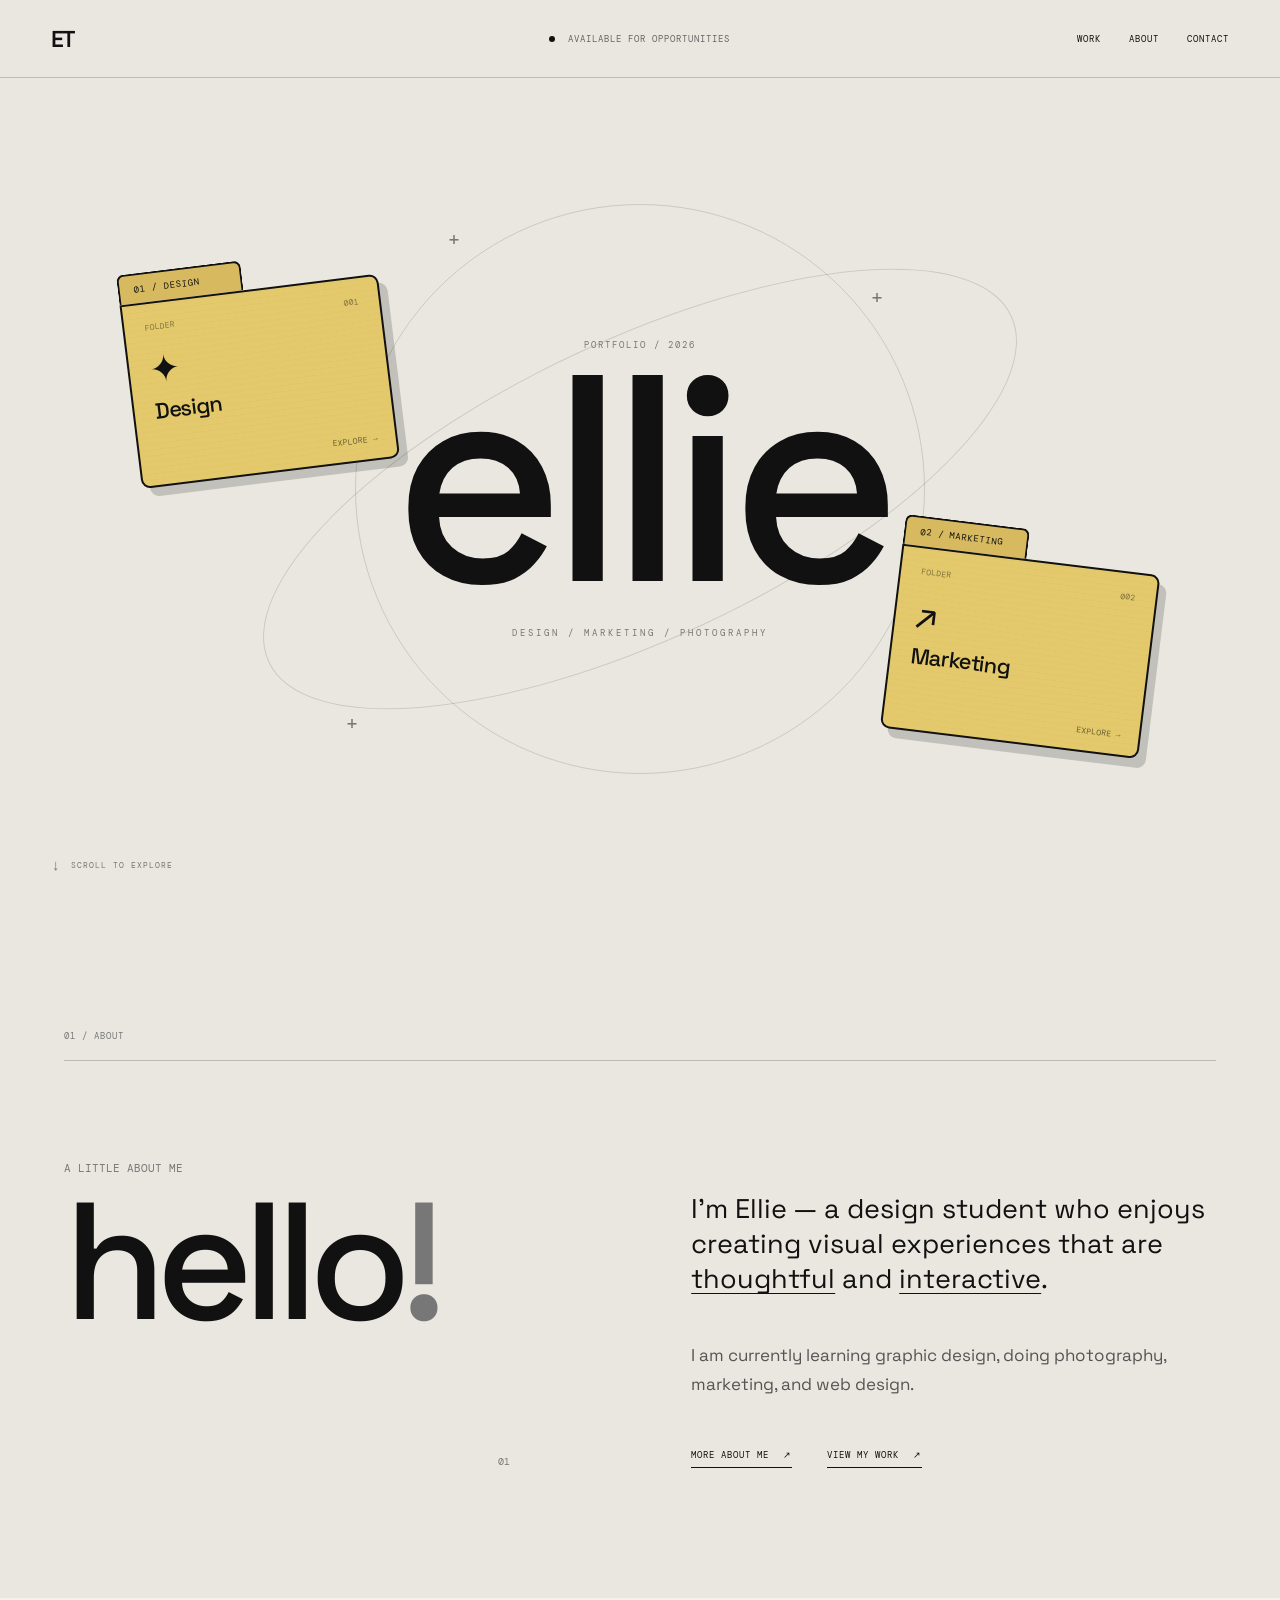
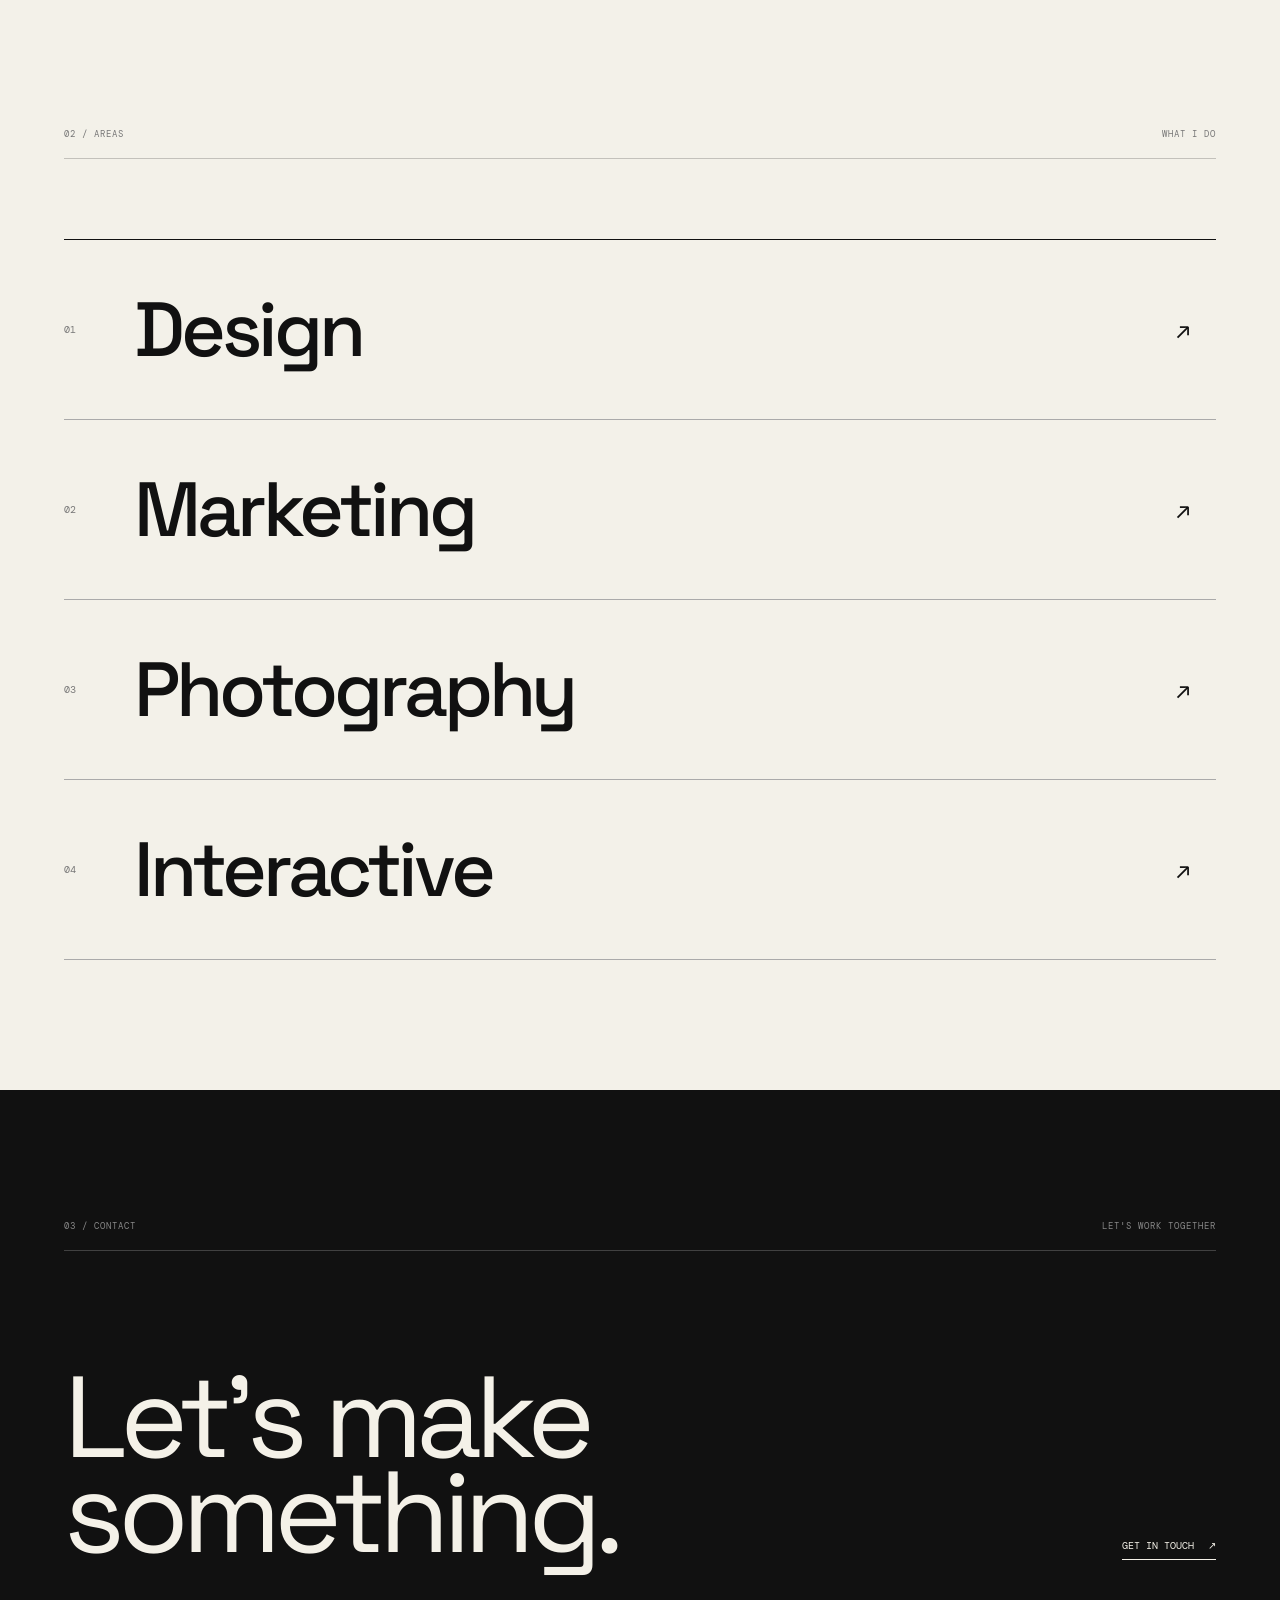
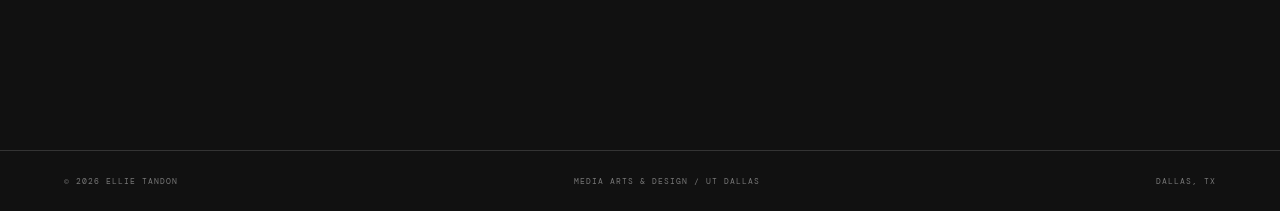
<file: index.html>
<!DOCTYPE html>
<html lang="en">
<head>
    <meta charset="UTF-8">
    <meta name="viewport" content="width=device-width, initial-scale=1.0">

    <title>Ellie Tandon — Media Arts & Design</title>

    <meta
        name="description"
        content="Ellie Tandon is a Media Arts & Design student at UT Dallas exploring design, photography, marketing, and interactive experiences."
    >

    <link rel="stylesheet" href="style.css">
</head>

<body>

    <!-- =========================
         LOADING SCREEN
    ========================== -->

    <div class="loading-screen" id="loadingScreen">
        <div class="loader-inner">

            <div class="loader-name">ellie</div>

            <div class="loader-line">
                <div class="loader-progress" id="loaderProgress"></div>
            </div>

            <div class="loader-status">
                <span>Loading portfolio</span>
                <span id="loaderPercent">0%</span>
            </div>

        </div>
    </div>


    <!-- =========================
         SITE
    ========================== -->

    <div class="site" id="site">

        <!-- =========================
             HEADER
        ========================== -->

        <header class="site-header">

            <a href="index.html" class="logo">
                ET
            </a>

            <div class="header-status">
                <span class="status-dot"></span>
                Available for opportunities
            </div>

            <nav>
                <a href="projects.html">Work</a>
                <a href="about.html">About</a>
                <a href="contact.html">Contact</a>
            </nav>

        </header>


        <!-- =========================
             HERO
        ========================== -->

        <main>

            <section class="hero">

                


                <!-- Decorative orbits -->

                <div class="orbit orbit-one"></div>
                <div class="orbit orbit-two"></div>


                <!-- Decorative crosses -->

                <div class="cross cross-one">+</div>
                <div class="cross cross-two">+</div>
                <div class="cross cross-three">+</div>


                <!-- Main title -->

                <div class="hero-center">

                    <div class="tiny-label">
                        Portfolio / 2026
                    </div>

                    <h1>ellie</h1>

                    <div class="hero-caption">
                        design / marketing / photography
                    </div>

                </div>


                <!-- =========================
                     DESIGN FOLDER
                ========================== -->

                <a href="design.html" class="folder folder-design">

                    <div class="folder-tab">
                        01 / design
                    </div>

                    <div class="folder-body">

                        <div class="folder-top">
                            <span>folder</span>
                            <span>001</span>
                        </div>

                        <div class="folder-icon">
                            ✦
                        </div>

                        <div class="folder-name">
                            Design
                        </div>

                        <div class="folder-footer">
                            Explore →
                        </div>

                    </div>

                </a>


                <!-- =========================
                     MARKETING FOLDER
                ========================== -->

                <a href="marketing.html" class="folder folder-marketing">

                    <div class="folder-tab">
                        02 / marketing
                    </div>

                    <div class="folder-body">

                        <div class="folder-top">
                            <span>folder</span>
                            <span>002</span>
                        </div>

                        <div class="folder-icon">
                            ↗
                        </div>

                        <div class="folder-name">
                            Marketing
                        </div>

                        <div class="folder-footer">
                            Explore →
                        </div>

                    </div>

                </a>


                <!-- =========================
                     HERO BOTTOM
                ========================== -->

                <div class="hero-bottom-left">
                    <span class="scroll-arrow">↓</span>
                    <span>Scroll to explore</span>
                </div>

                

            </section>


            <!-- =========================
                 ABOUT
            ========================== -->

            <section class="about-section">

                <div class="section-top">
                    <span>01 / About</span>
                    
                </div>


                <div class="about-grid">

                    <div class="about-heading">

                        <div class="about-small">
                            A little about me
                        </div>

                        <h2>
                            hello<span>!</span>
                        </h2>

                        <div class="about-number">
                            01
                        </div>

                    </div>


                    <div class="about-content">

                        <p class="about-lead">
                            I'm Ellie — a design student
                            who enjoys creating visual experiences that are <em>thoughtful</em> and <em>interactive</em>.
                        </p>

                        <p>
            

                        <p>
                            I am currently learning graphic design, doing photography, marketing, and web design.
                        </p>


                        <div class="about-links">

                            <a href="about.html">
                                More about me <span>↗</span>
                            </a>

                            <a href="projects.html">
                                View my work <span>↗</span>
                            </a>

                        </div>

                    </div>

                </div>


                <!-- =========================
                     DALLAS CITYLINE
                ========================== -->


                


                </div>

            </section>


            <!-- =========================
                 AREAS
            ========================== -->

            <section class="areas-section">

                <div class="section-top">
                    <span>02 / Areas</span>
                    <span>What I do</span>
                </div>


                <div class="areas-list">

                    <a href="design.html" class="area-item">

                        <span class="area-number">
                            01
                        </span>

                        <h3>Design</h3>

                        <span class="area-arrow">
                            ↗
                        </span>

                    </a>


                    <a href="marketing.html" class="area-item">

                        <span class="area-number">
                            02
                        </span>

                        <h3>Marketing</h3>

                        <span class="area-arrow">
                            ↗
                        </span>

                    </a>


                    <a href="photography.html" class="area-item">

                        <span class="area-number">
                            03
                        </span>

                        <h3>Photography</h3>

                        <span class="area-arrow">
                            ↗
                        </span>

                    </a>


                    <a href="projects.html" class="area-item">

                        <span class="area-number">
                            04
                        </span>

                        <h3>Interactive</h3>

                        <span class="area-arrow">
                            ↗
                        </span>

                    </a>

                </div>

            </section>


            <!-- =========================
                 CONTACT
            ========================== -->

            <section class="contact-section">

                <div class="contact-top">
                    <span>03 / Contact</span>
                    <span>Let's work together</span>
                </div>


                <div class="contact-content">

                    <p>
                        Let's make<br>
                        something.
                    </p>

                    <a href="contact.html">
                        Get in touch <span>↗</span>
                    </a>

                </div>

            </section>

        </main>


        <!-- =========================
             FOOTER
        ========================== -->

        <footer>

            <span>
                © 2026 Ellie Tandon
            </span>

            <span>
                Media Arts & Design / UT Dallas
            </span>

            <span>
                Dallas, TX
            </span>

        </footer>

    </div>


    <!-- =========================
         JAVASCRIPT
    ========================== -->

    <script>

        const loadingScreen =
            document.getElementById("loadingScreen");

        const site =
            document.getElementById("site");

        const loaderProgress =
            document.getElementById("loaderProgress");

        const loaderPercent =
            document.getElementById("loaderPercent");


        let progress = 0;

        const loader = setInterval(() => {

            progress += Math.floor(Math.random() * 8) + 3;

            if (progress >= 100) {

                progress = 100;

                clearInterval(loader);

                loaderProgress.style.width = "100%";
                loaderPercent.textContent = "100%";

                setTimeout(() => {

                    loadingScreen.classList.add("hidden");
                    site.classList.add("visible");

                }, 300);

            } else {

                loaderProgress.style.width = progress + "%";
                loaderPercent.textContent = progress + "%";

            }

        }, 80);

    </script>

</body>
</html>
</file>
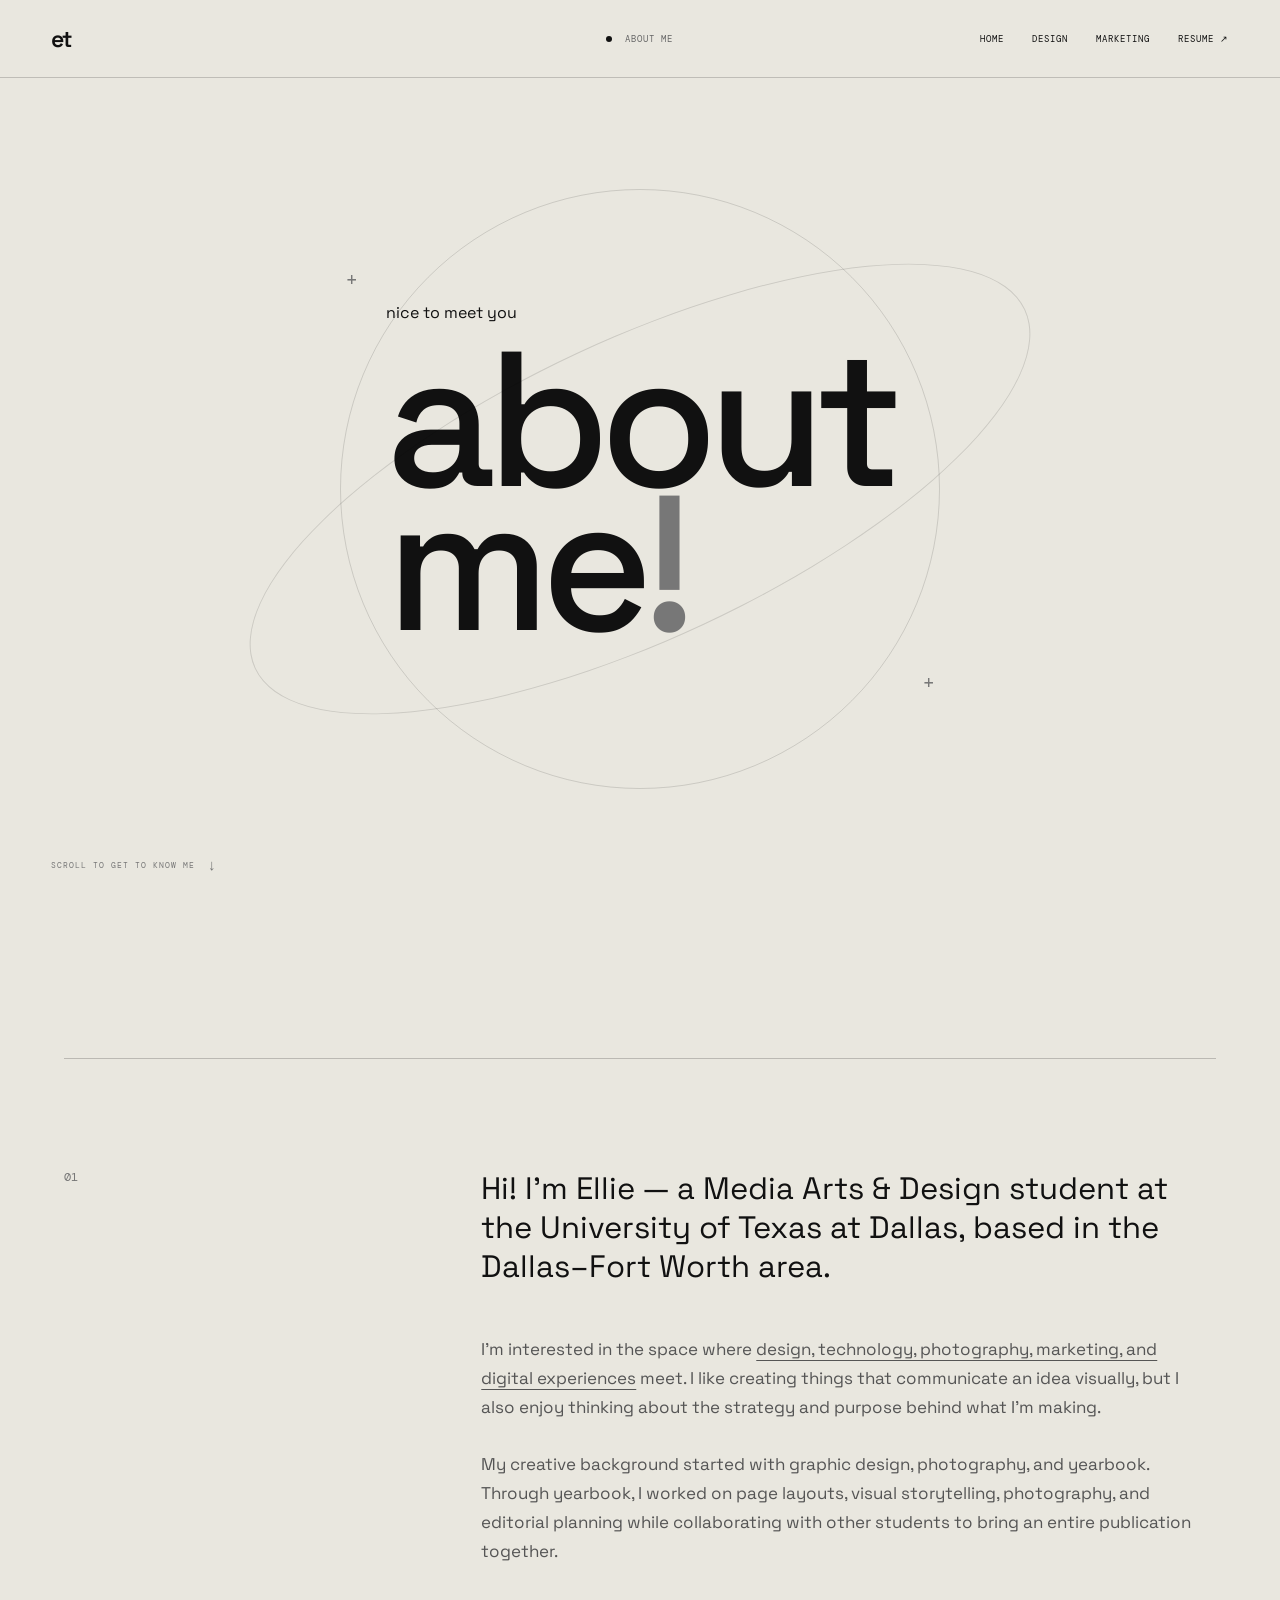
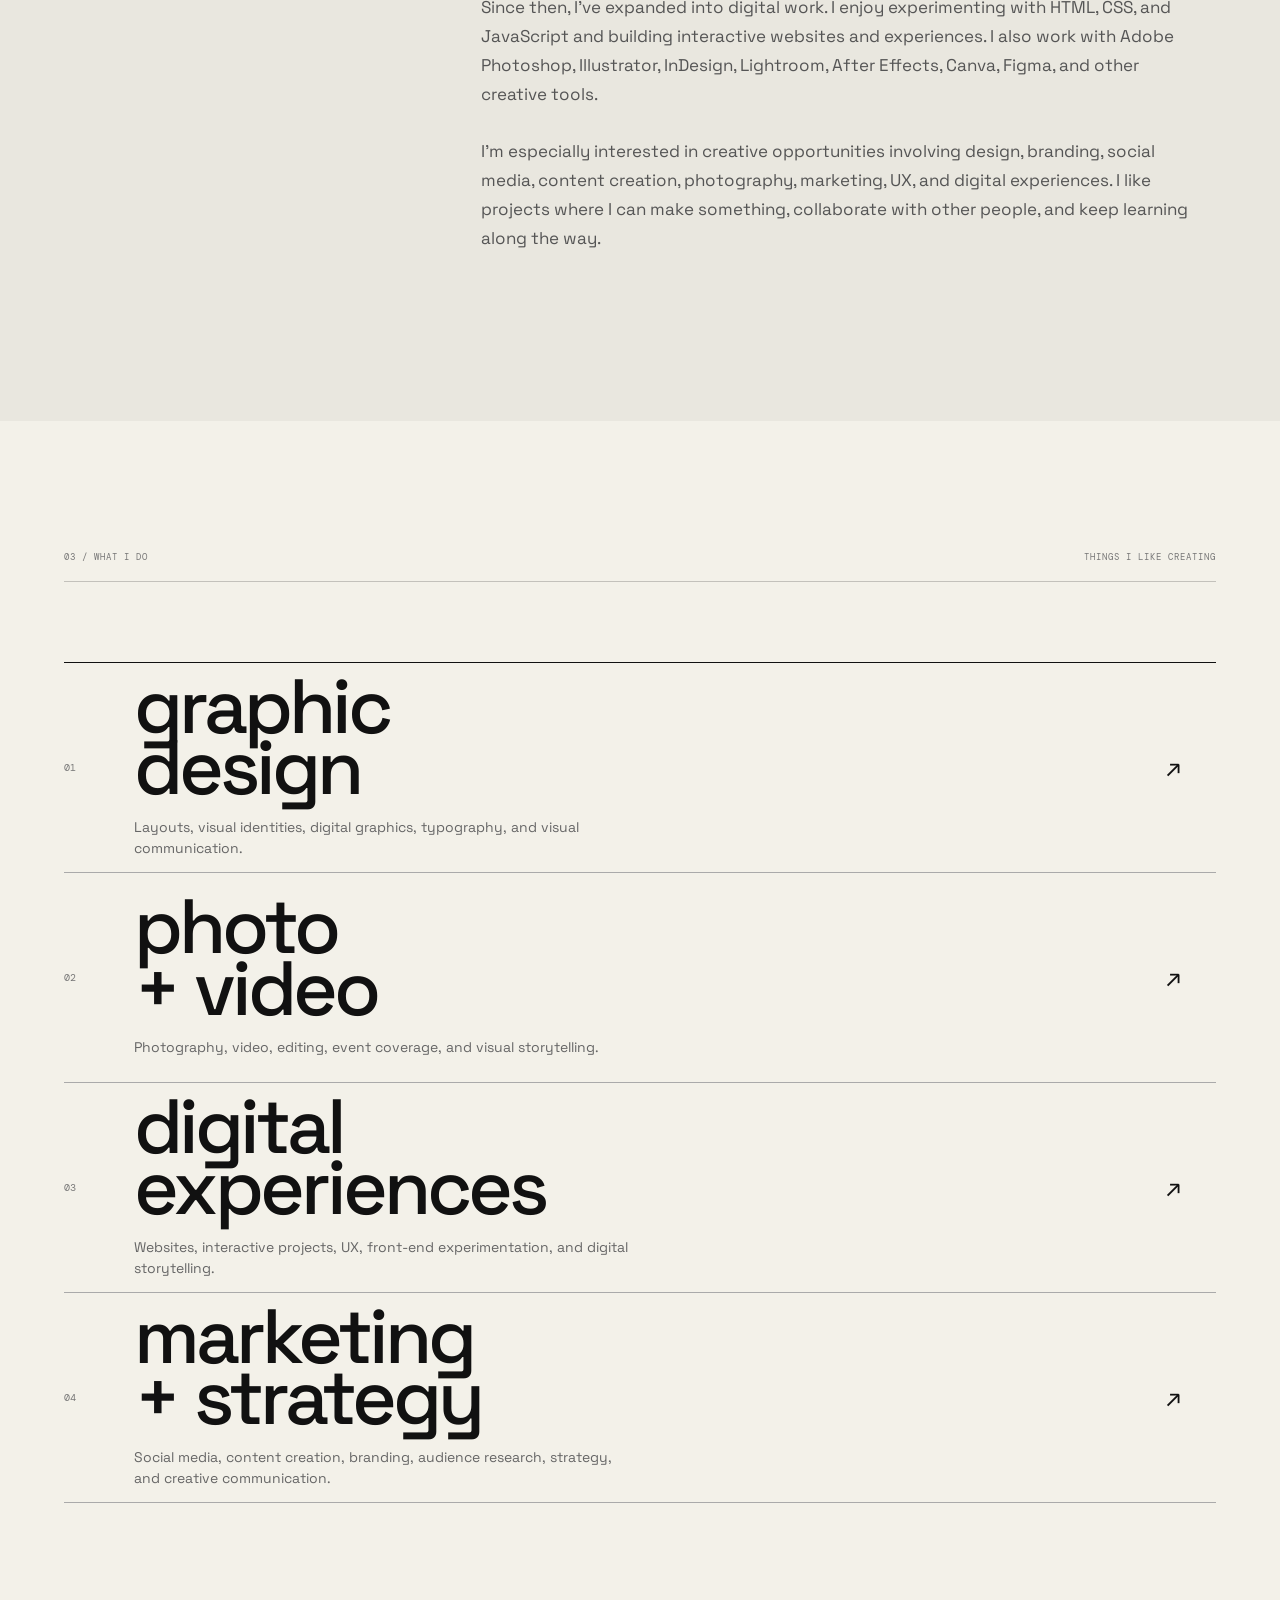
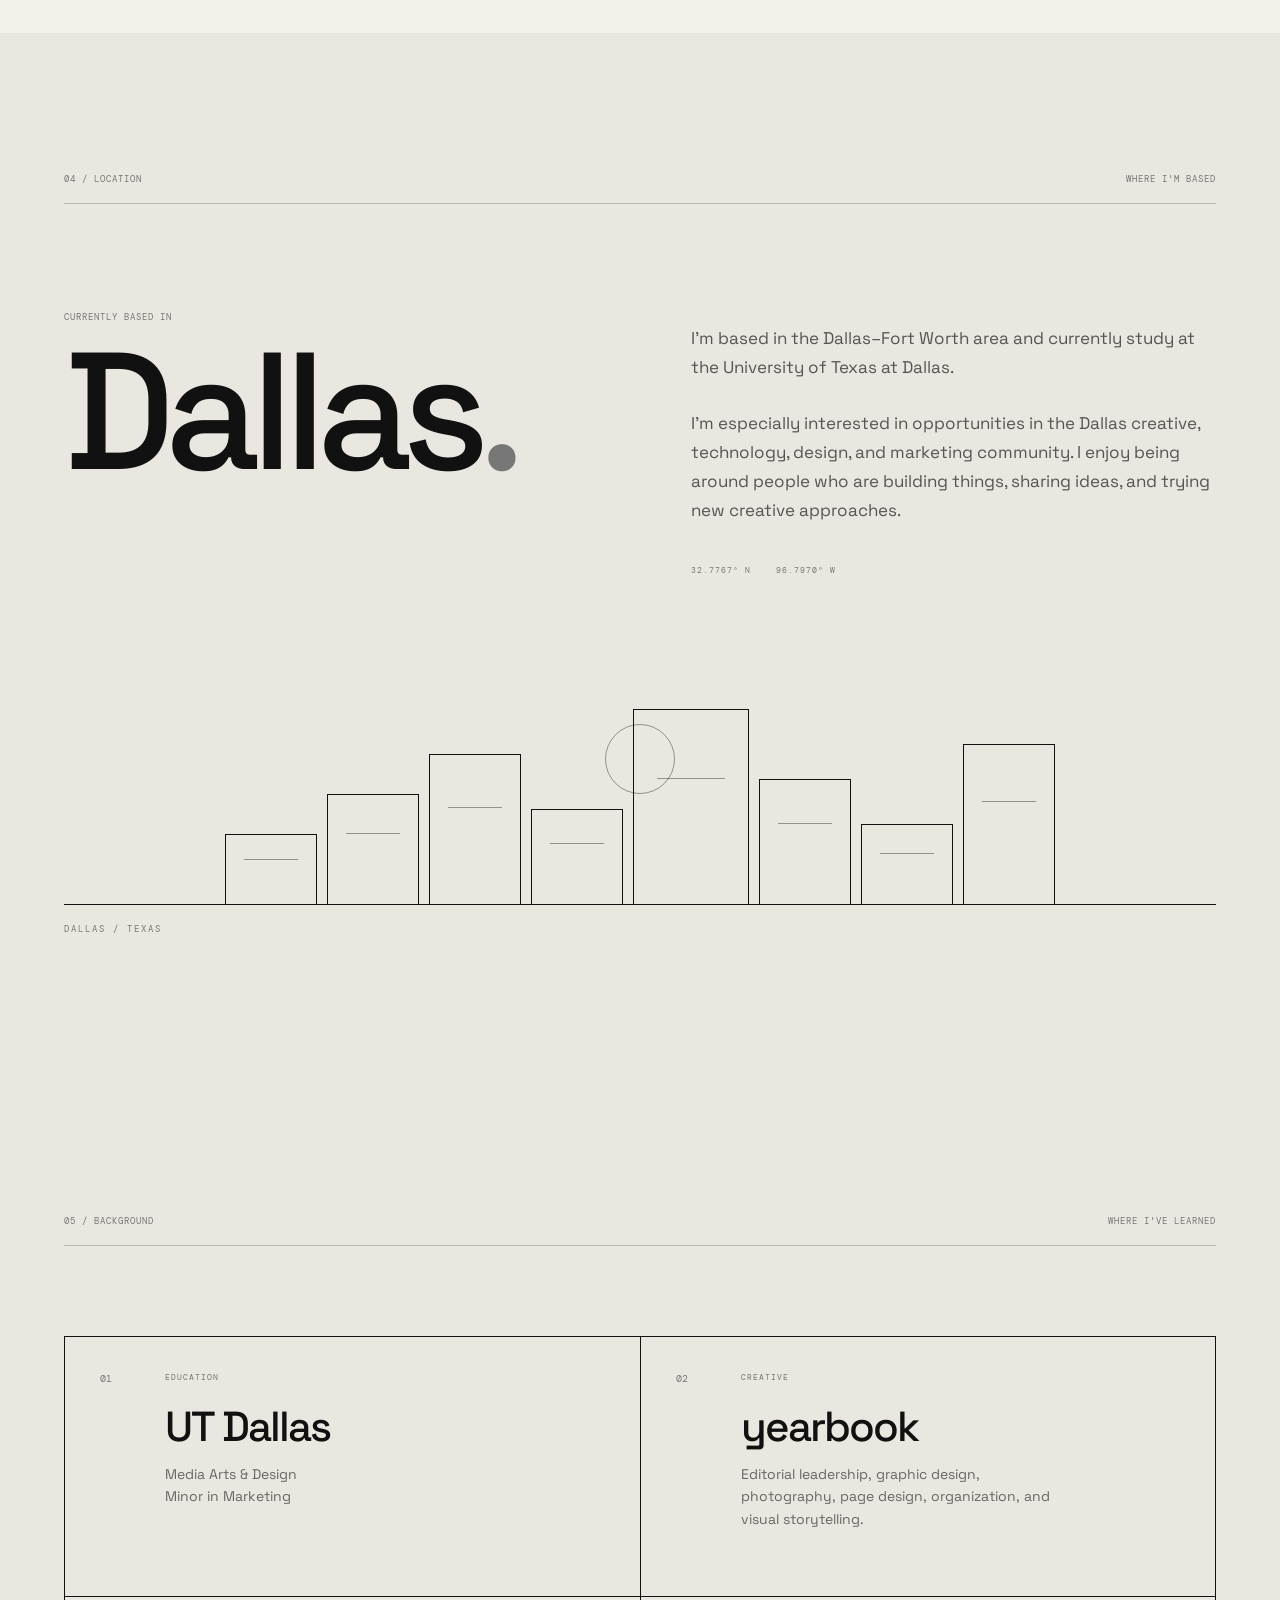
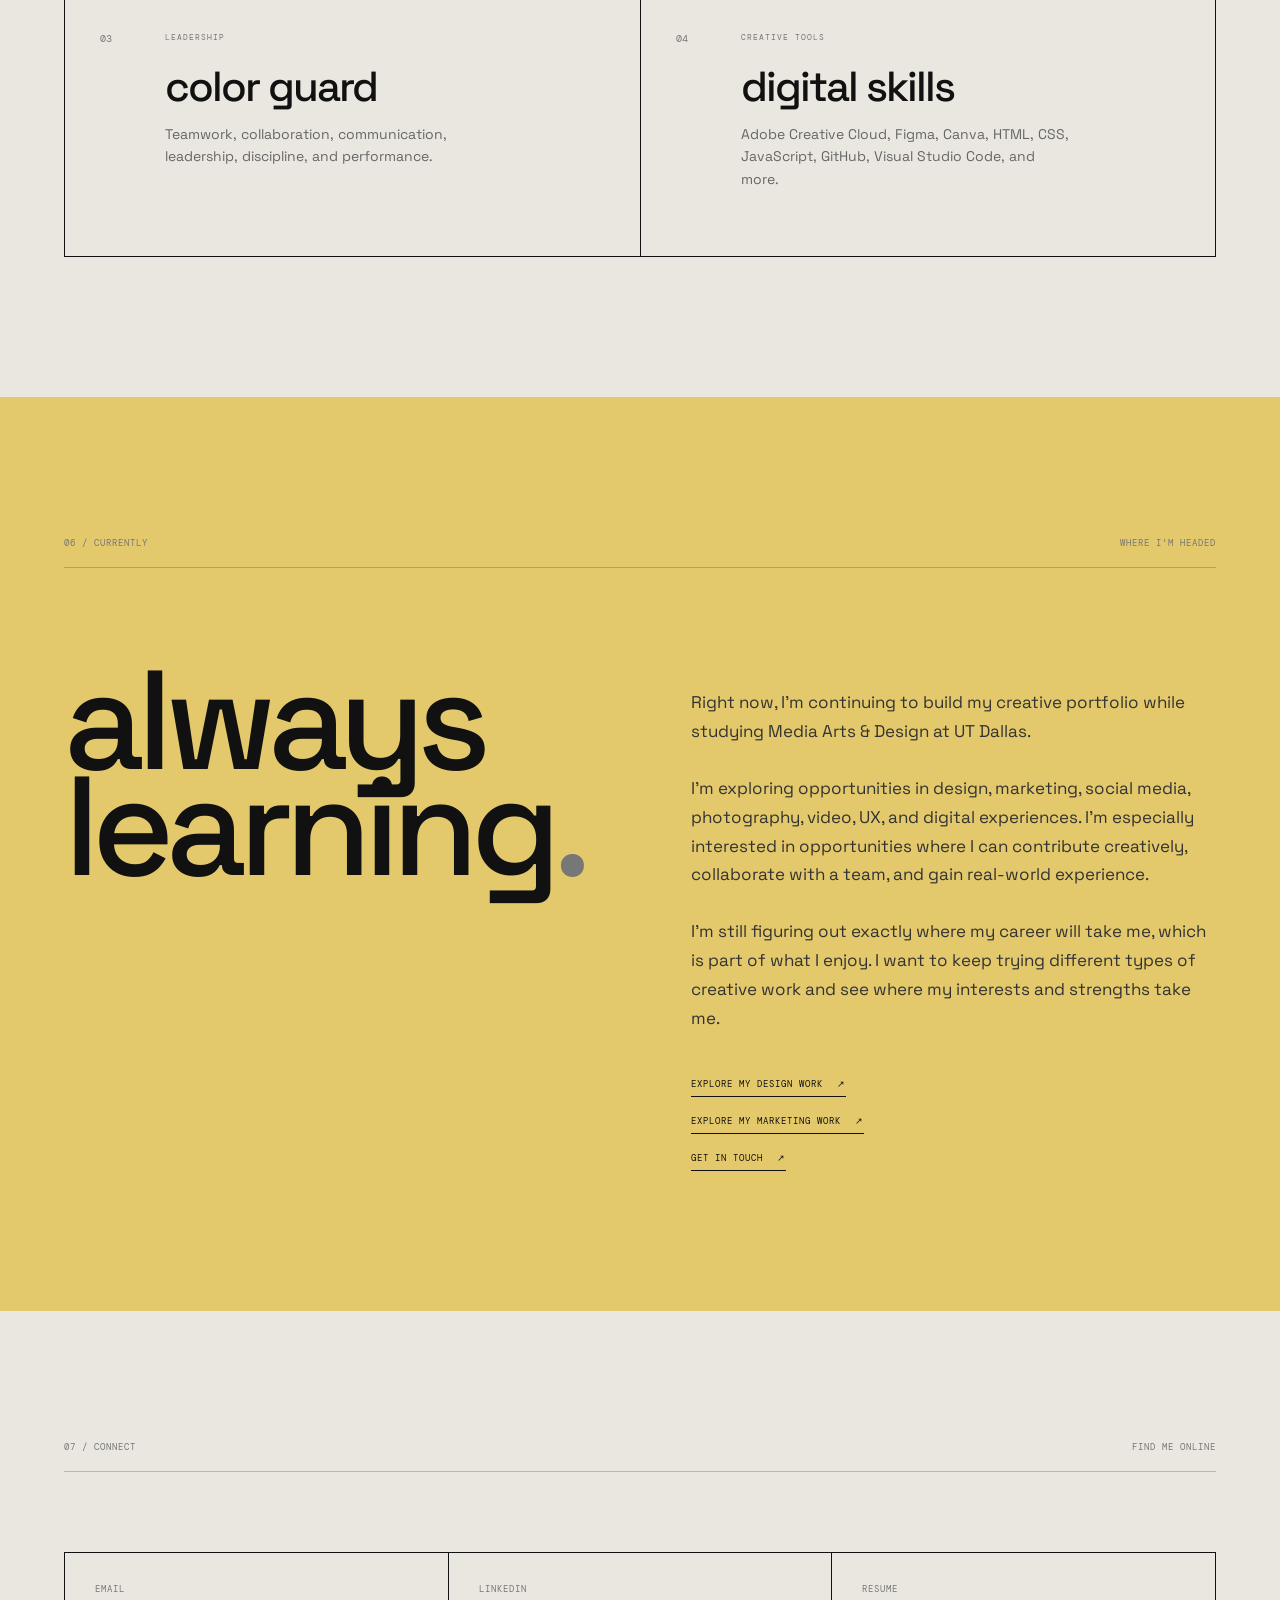
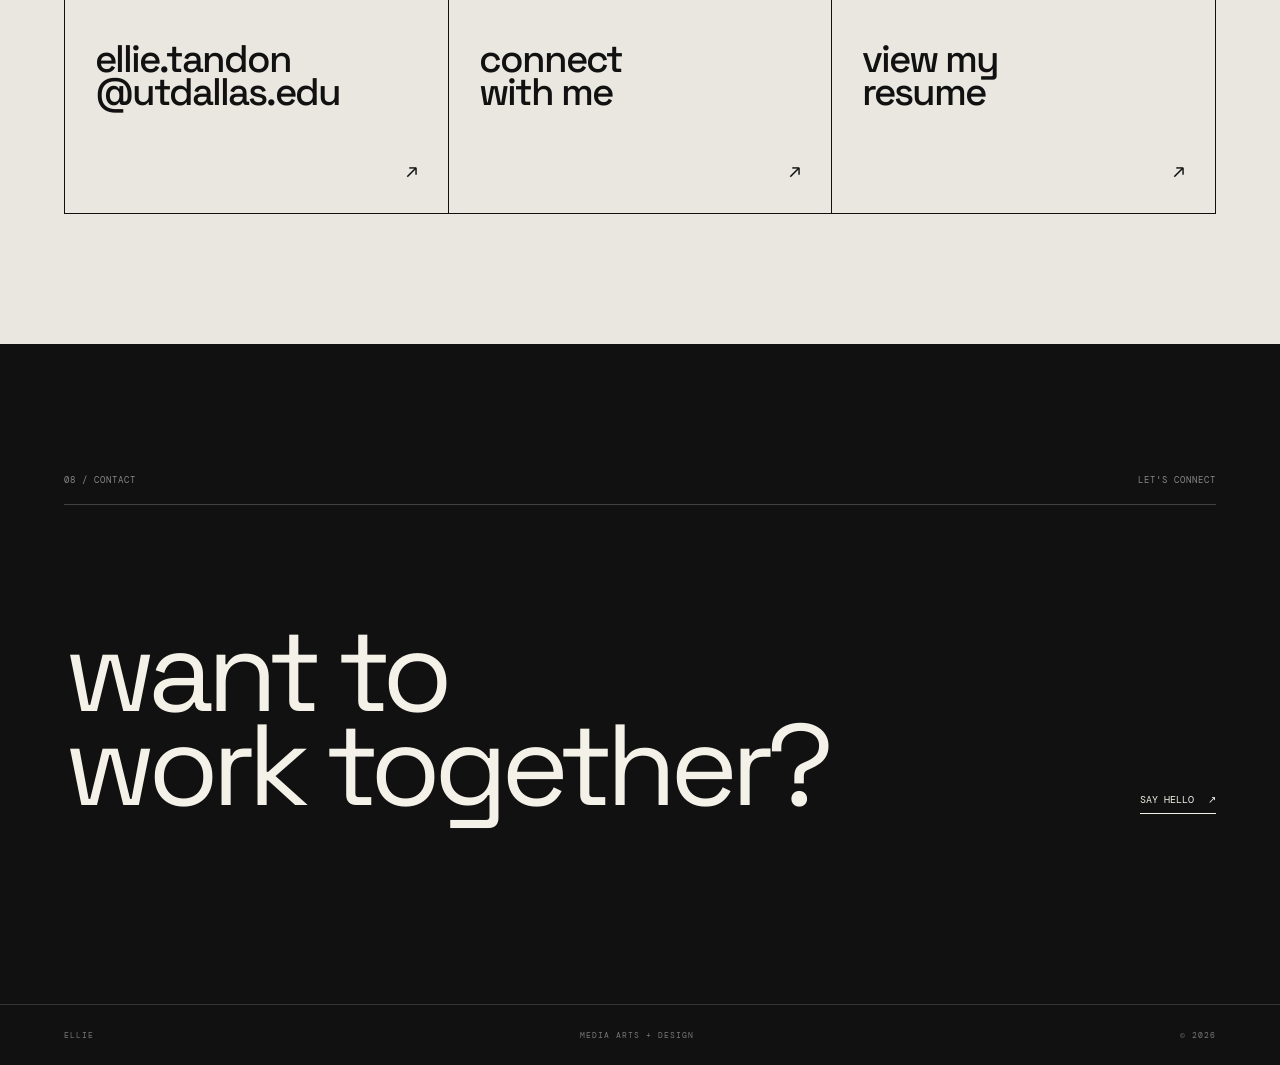
<file: about.html>
<!DOCTYPE html>
<html lang="en">

<head>
    <meta charset="UTF-8">
    <meta name="viewport" content="width=device-width, initial-scale=1.0">

    <title>about me — ellie</title>

    <link rel="stylesheet" href="style.css">
</head>

<body>

    <!-- LOADING SCREEN -->
    <div class="loading-screen" id="loadingScreen">

        <div class="loader-inner">

            <div class="loader-name">ellie</div>

            <div class="loader-line">
                <div class="loader-progress"></div>
            </div>

            <div class="loader-status">
                <span>opening about me</span>
                <span id="loaderPercent">0%</span>
            </div>

        </div>

    </div>


    <!-- WEBSITE -->
    <div class="site" id="site">


        <!-- HEADER -->

        <header class="site-header">

            <a href="index.html" class="logo">
                et
            </a>

            <div class="header-status">

                <span class="status-dot"></span>

                about me

            </div>

            <nav>

                <a href="index.html">
                    home
                </a>

                <a href="design.html">
                    design
                </a>

                <a href="marketing.html">
                    marketing
                </a>

                <a href="etresume.pdf" target="_blank">
                    resume ↗
                </a>

            </nav>

        </header>



        <main>


            <!-- =================================================
                 HERO
            ================================================= -->

            <section class="about-page-hero">


                <div class="about-page-meta about-page-meta-left">

                    <span></span>

                    <span></span>

                </div>


                <div class="about-page-meta about-page-meta-right">

                    <span></span>

                    <span></span>

                </div>



                <!-- ROTATING OVALS -->

                <div class="about-page-orbit about-page-orbit-one"></div>

                <div class="about-page-orbit about-page-orbit-two"></div>



                <!-- FLOATING CROSSES -->

                <div class="about-page-cross about-page-cross-one">
                    +
                </div>

                <div class="about-page-cross about-page-cross-two">
                    +
                </div>



                <!-- TITLE -->

                <div class="about-page-title">

                    <span>
                        nice to meet you
                    </span>

                    <h1>
                        about<br>
                        me<span>!</span>
                    </h1>

                    <p>
                        
                    </p>

                </div>



                <div class="about-page-bottom">

                    <span>
                        scroll to get to know me
                    </span>

                    <span class="scroll-arrow">
                        ↓
                    </span>

                </div>

            </section>



            <!-- =================================================
                 WHO I AM
            ================================================= -->

            <section class="about-page-intro">

                <div class="section-top">

                    <span></span>

                    <span></span>

                </div>


                <div class="about-page-intro-grid">


                    <div class="about-page-big-number">
                        01
                    </div>


                    <div class="about-page-copy">

                        <p class="about-page-lead">

                            Hi! I'm Ellie — a Media Arts & Design
                            student at the University of Texas at
                            Dallas, based in the Dallas–Fort Worth
                            area.

                        </p>


                        <p>

                            I’m interested in the space where
                            <em>design, technology, photography,
                            marketing, and digital experiences</em>
                            meet. I like creating things that
                            communicate an idea visually, but I
                            also enjoy thinking about the strategy
                            and purpose behind what I'm making.

                        </p>


                        <p>

                            My creative background started with
                            graphic design, photography, and
                            yearbook. Through yearbook, I worked
                            on page layouts, visual storytelling,
                            photography, and editorial planning
                            while collaborating with other students
                            to bring an entire publication together.

                        </p>


                        <p>

                            Since then, I’ve expanded into digital
                            work. I enjoy experimenting with HTML,
                            CSS, and JavaScript and building
                            interactive websites and experiences.
                            I also work with Adobe Photoshop,
                            Illustrator, InDesign, Lightroom,
                            After Effects, Canva, Figma, and other
                            creative tools.

                        </p>


                        <p>

                            I'm especially interested in creative
                            opportunities involving design,
                            branding, social media, content
                            creation, photography, marketing,
                            UX, and digital experiences. I like
                            projects where I can make something,
                            collaborate with other people, and
                            keep learning along the way.

                        </p>

                    </div>

                </div>

            </section>



            <!-- =================================================
                 WHAT I DO
            ================================================= -->

            <section class="about-page-interests">

                <div class="section-top">

                    <span>03 / what i do</span>

                    <span>things i like creating</span>

                </div>


                <div class="about-interest-list">


                    <div class="about-interest">

                        <span>01</span>

                        <div>

                            <h2>
                                graphic<br>
                                design
                            </h2>

                            <p>
                                Layouts, visual identities,
                                digital graphics, typography,
                                and visual communication.
                            </p>

                        </div>

                        <span class="interest-arrow">
                            ↗
                        </span>

                    </div>



                    <div class="about-interest">

                        <span>02</span>

                        <div>

                            <h2>
                                photo<br>
                                + video
                            </h2>

                            <p>
                                Photography, video, editing,
                                event coverage, and visual
                                storytelling.
                            </p>

                        </div>

                        <span class="interest-arrow">
                            ↗
                        </span>

                    </div>



                    <div class="about-interest">

                        <span>03</span>

                        <div>

                            <h2>
                                digital<br>
                                experiences
                            </h2>

                            <p>
                                Websites, interactive projects,
                                UX, front-end experimentation,
                                and digital storytelling.
                            </p>

                        </div>

                        <span class="interest-arrow">
                            ↗
                        </span>

                    </div>



                    <div class="about-interest">

                        <span>04</span>

                        <div>

                            <h2>
                                marketing<br>
                                + strategy
                            </h2>

                            <p>
                                Social media, content creation,
                                branding, audience research,
                                strategy, and creative
                                communication.
                            </p>

                        </div>

                        <span class="interest-arrow">
                            ↗
                        </span>

                    </div>


                </div>

            </section>



            <!-- =================================================
                 WHERE I'M BASED
            ================================================= -->

            <section class="about-location">

                <div class="section-top">

                    <span>04 / location</span>

                    <span>where i'm based</span>

                </div>


                <div class="location-content">


                    <div class="location-title">

                        <span>
                            currently based in
                        </span>

                        <h2>
                            Dallas<span>.</span>
                        </h2>

                    </div>



                    <div class="location-copy">

                        <p>

                            I’m based in the Dallas–Fort Worth
                            area and currently study at the
                            University of Texas at Dallas.

                        </p>


                        <p>

                            I'm especially interested in
                            opportunities in the Dallas creative,
                            technology, design, and marketing
                            community. I enjoy being around people
                            who are building things, sharing ideas,
                            and trying new creative approaches.

                        </p>


                        <div class="location-coordinates">

                            <span>
                                32.7767° N
                            </span>

                            <span>
                                96.7970° W
                            </span>

                        </div>

                    </div>

                </div>


                <!-- DALLAS SKYLINE -->

                <div class="about-cityline">

                    <div class="about-city-building building-one"></div>
                    <div class="about-city-building building-two"></div>
                    <div class="about-city-building building-three"></div>
                    <div class="about-city-building building-four"></div>
                    <div class="about-city-building building-five"></div>
                    <div class="about-city-building building-six"></div>
                    <div class="about-city-building building-seven"></div>
                    <div class="about-city-building building-eight"></div>

                    <div class="about-city-circle"></div>

                </div>


                <div class="about-city-name">
                    DALLAS / TEXAS
                </div>

            </section>



            <!-- =================================================
                 BACKGROUND
            ================================================= -->

            <section class="about-page-experience">

                <div class="section-top">

                    <span>05 / background</span>

                    <span>where i've learned</span>

                </div>


                <div class="experience-grid">


                    <!-- UTD -->

                    <div class="experience-item">

                        <span class="experience-number">
                            01
                        </span>

                        <div>

                            <span class="experience-label">
                                education
                            </span>

                            <h3>
                                UT Dallas
                            </h3>

                            <p>
                                Media Arts & Design
                            </p>

                            <p>
                                Minor in Marketing
                            </p>

                        </div>

                    </div>



                    <!-- YEARBOOK -->

                    <div class="experience-item">

                        <span class="experience-number">
                            02
                        </span>

                        <div>

                            <span class="experience-label">
                                creative
                            </span>

                            <h3>
                                yearbook
                            </h3>

                            <p>
                                Editorial leadership, graphic
                                design, photography, page design,
                                organization, and visual storytelling.
                            </p>

                        </div>

                    </div>



                    <!-- COLOR GUARD -->

                    <div class="experience-item">

                        <span class="experience-number">
                            03
                        </span>

                        <div>

                            <span class="experience-label">
                                leadership
                            </span>

                            <h3>
                                color guard
                            </h3>

                            <p>
                                Teamwork, collaboration,
                                communication, leadership,
                                discipline, and performance.
                            </p>

                        </div>

                    </div>



                    <!-- CREATIVE TECH -->

                    <div class="experience-item">

                        <span class="experience-number">
                            04
                        </span>

                        <div>

                            <span class="experience-label">
                                creative tools
                            </span>

                            <h3>
                                digital skills
                            </h3>

                            <p>
                                Adobe Creative Cloud, Figma,
                                Canva, HTML, CSS, JavaScript,
                                GitHub, Visual Studio Code,
                                and more.
                            </p>

                        </div>

                    </div>


                </div>

            </section>



            <!-- =================================================
                 CURRENTLY
            ================================================= -->

            <section class="about-current">

                <div class="section-top">

                    <span>06 / currently</span>

                    <span>where i'm headed</span>

                </div>


                <div class="currently-content">


                    <h2>
                        always<br>
                        learning<span>.</span>
                    </h2>



                    <div class="currently-copy">

                        <p>

                            Right now, I'm continuing to build my
                            creative portfolio while studying
                            Media Arts & Design at UT Dallas.

                        </p>


                        <p>

                            I'm exploring opportunities in
                            design, marketing, social media,
                            photography, video, UX, and digital
                            experiences. I'm especially interested
                            in opportunities where I can contribute
                            creatively, collaborate with a team,
                            and gain real-world experience.

                        </p>


                        <p>

                            I’m still figuring out exactly where
                            my career will take me, which is part
                            of what I enjoy. I want to keep trying
                            different types of creative work and
                            see where my interests and strengths
                            take me.

                        </p>


                        <div class="currently-links">

                            <a href="design.html">
                                explore my design work
                                <span>↗</span>
                            </a>

                            <a href="marketing.html">
                                explore my marketing work
                                <span>↗</span>
                            </a>

                            <a href="contact.html">
                                get in touch
                                <span>↗</span>
                            </a>

                        </div>

                    </div>

                </div>

            </section>



            <!-- =================================================
                 CONNECT
            ================================================= -->

            <section class="about-connect">

                <div class="section-top">

                    <span>07 / connect</span>

                    <span>find me online</span>

                </div>


                <div class="about-connect-grid">


                    <a
                        href="mailto:ellie.tandon@utdallas.edu"
                        class="about-connect-card"
                    >

                        <span>
                            email
                        </span>

                        <strong>
                            ellie.tandon<br>
                            @utdallas.edu
                        </strong>

                        <small>
                            ↗
                        </small>

                    </a>


                    <a
                        href="https://www.linkedin.com/in/ellie-tandon-221768340/"
                        target="_blank"
                        rel="noopener noreferrer"
                        class="about-connect-card"
                    >

                        <span>
                            linkedin
                        </span>

                        <strong>
                            connect<br>
                            with me
                        </strong>

                        <small>
                            ↗
                        </small>

                    </a>


                    <a
                        href="etresume.pdf"
                        target="_blank"
                        class="about-connect-card"
                    >

                        <span>
                            resume
                        </span>

                        <strong>
                            view my<br>
                            resume
                        </strong>

                        <small>
                            ↗
                        </small>

                    </a>


                </div>

            </section>



            <!-- =================================================
                 CONTACT
            ================================================= -->

            <section class="contact-section">

                <div class="contact-top">

                    <span>08 / contact</span>

                    <span>let's connect</span>

                </div>


                <div class="contact-content">

                    <p>
                        want to<br>
                        work together?
                    </p>

                    <a href="contact.html">
                        say hello
                        <span>↗</span>
                    </a>

                </div>

            </section>


        </main>



        <!-- FOOTER -->

        <footer>

            <span>
                ellie
            </span>

            <span>
                media arts + design
            </span>

            <span>
                © 2026
            </span>

        </footer>


    </div>


    <script src="script.js"></script>

</body>

</html>
</file>
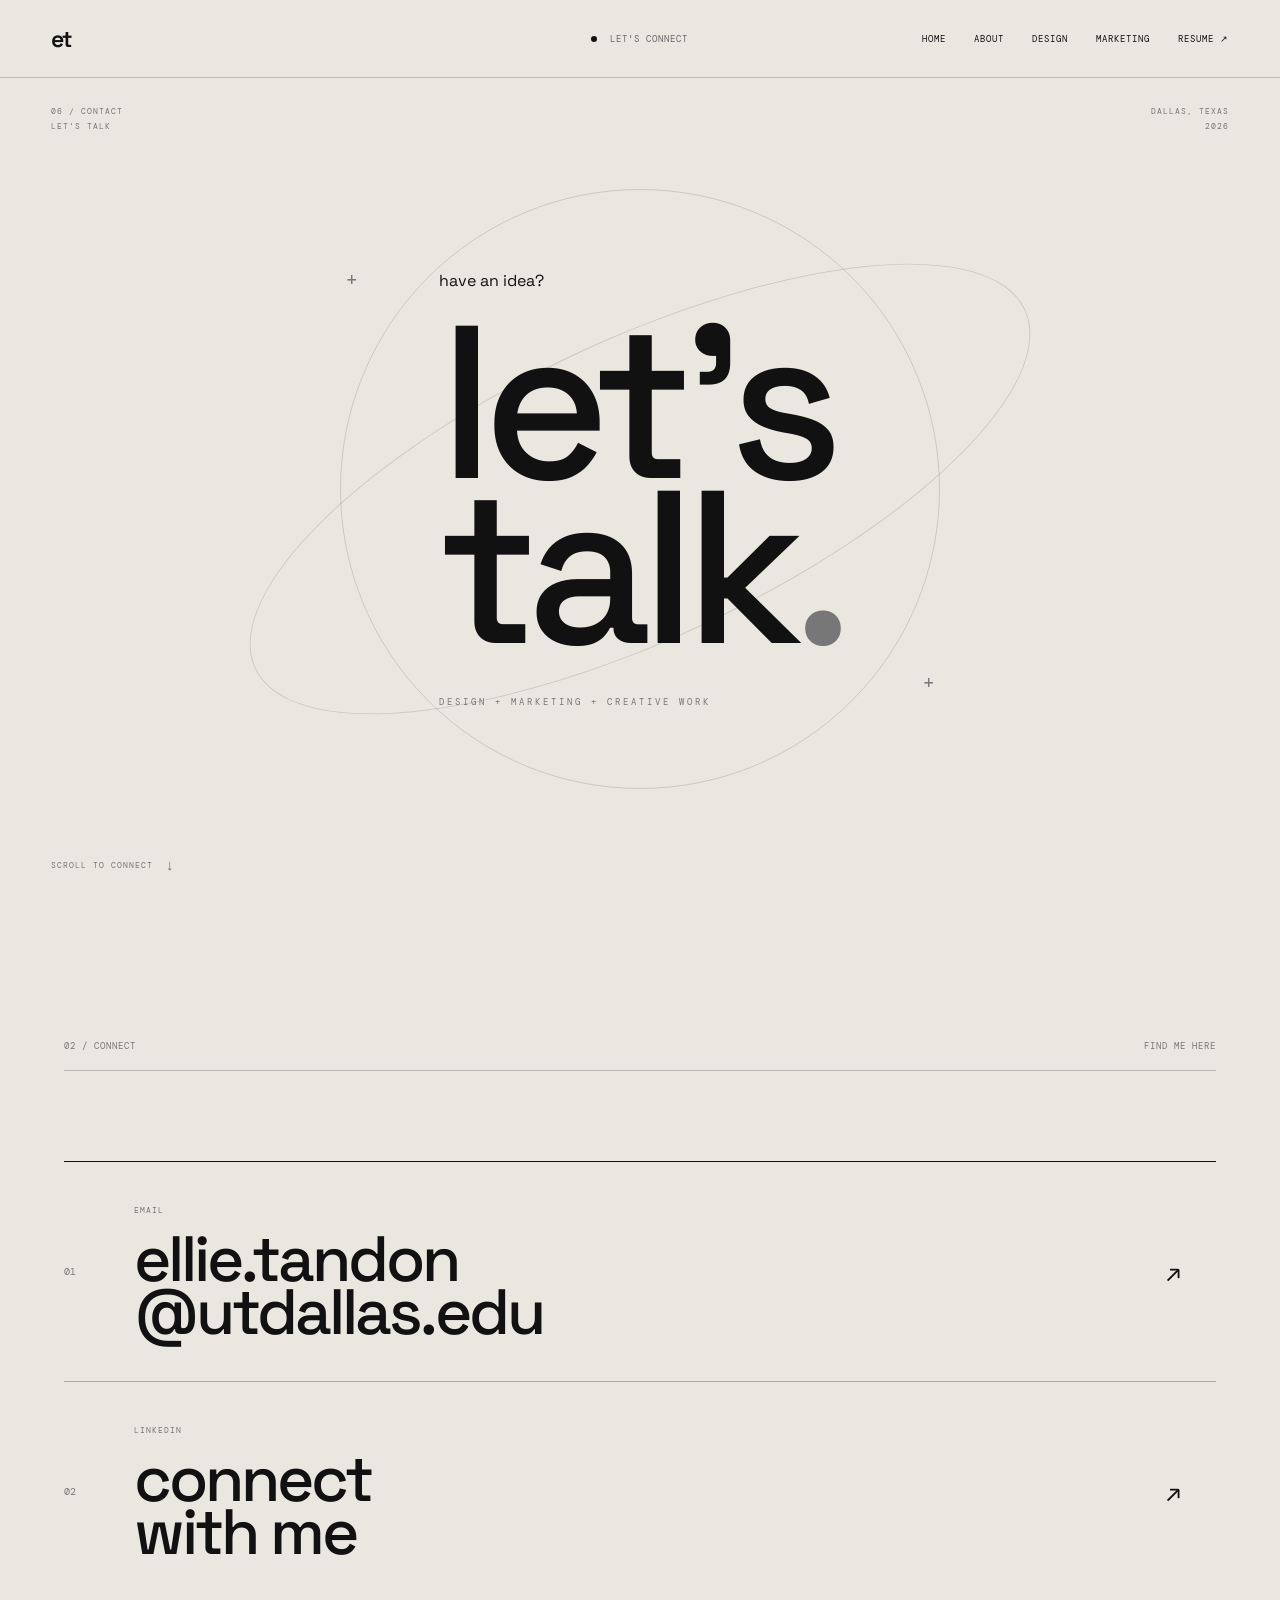
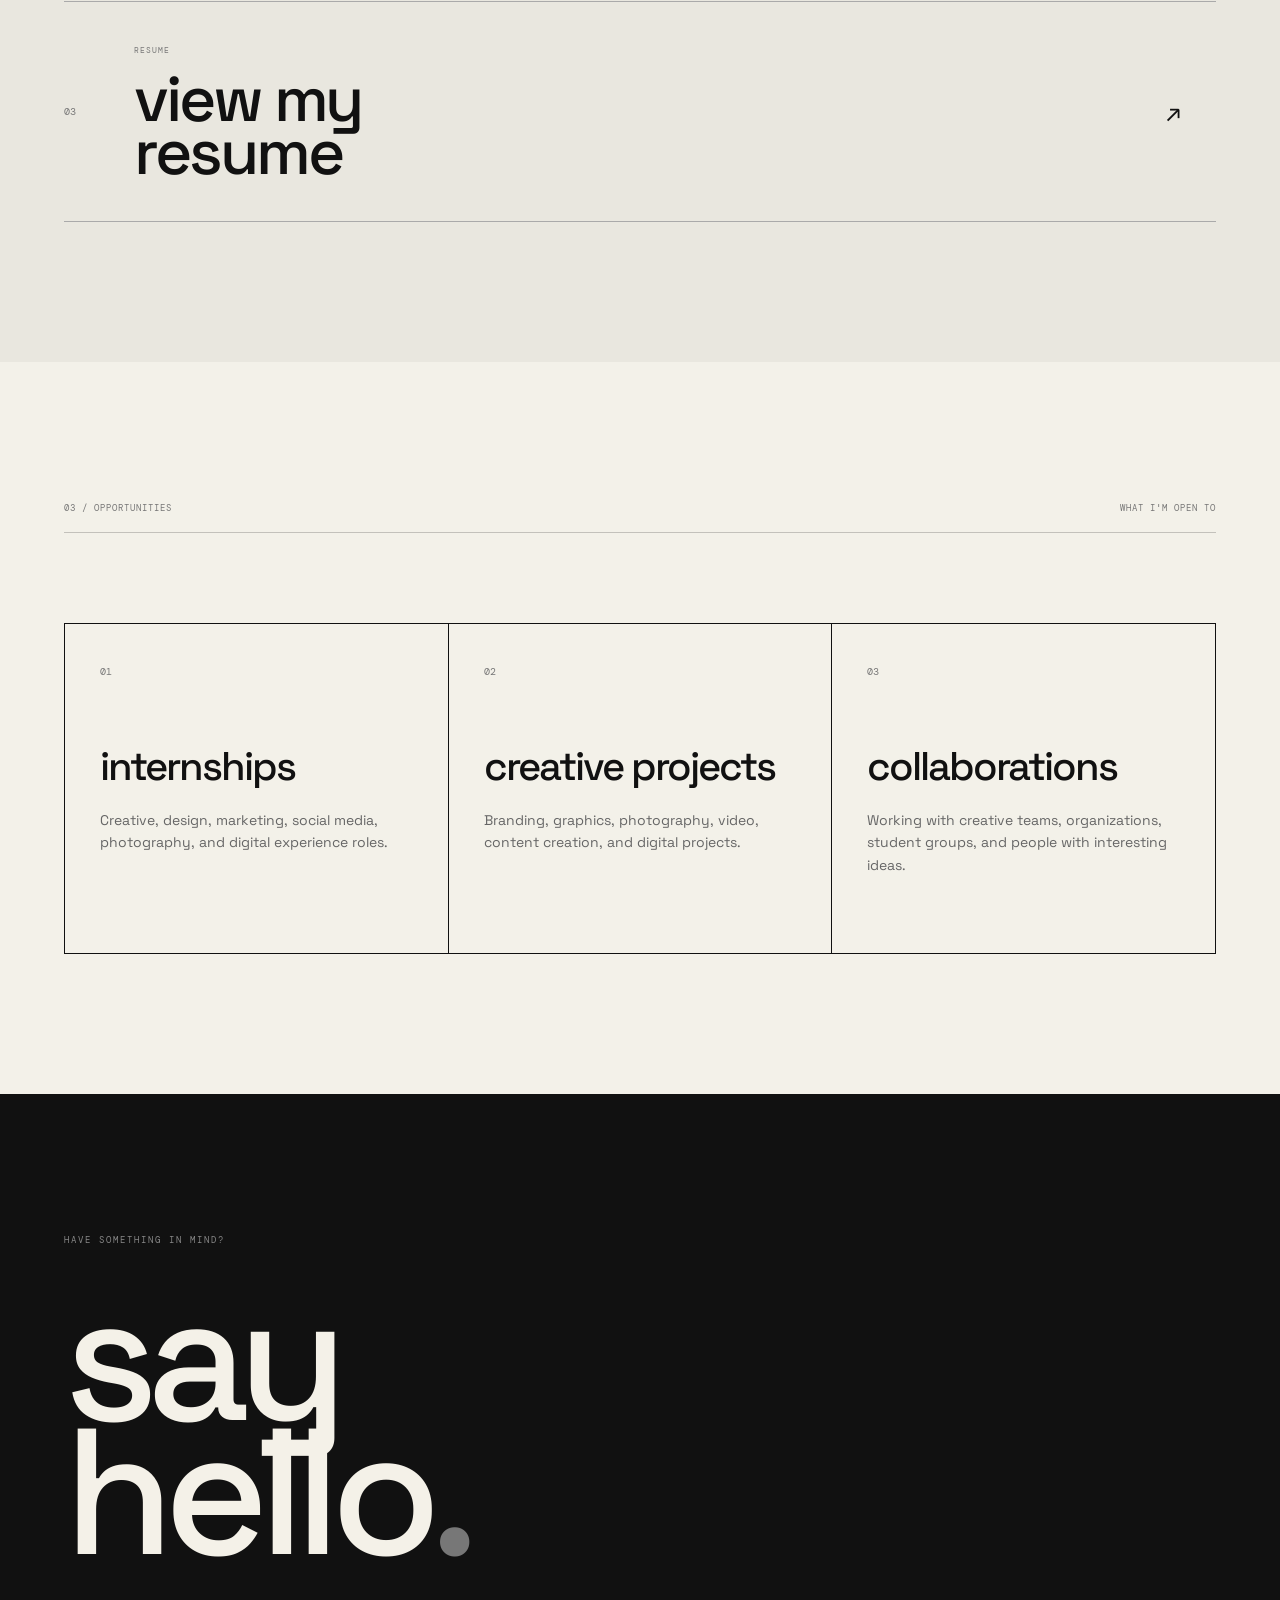
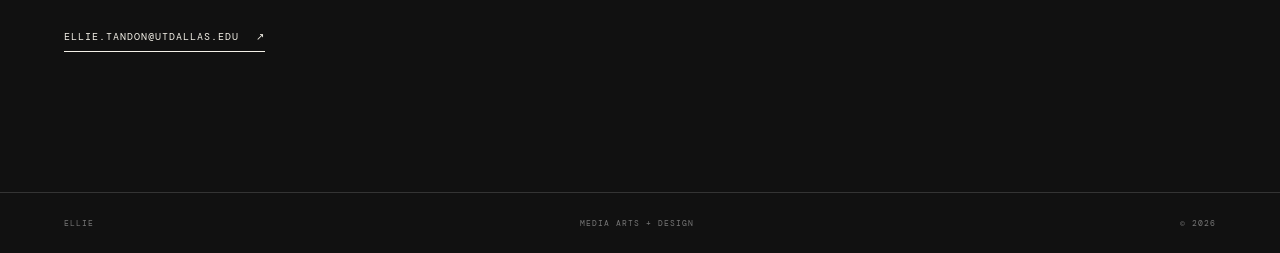
<file: contact.html>
<!DOCTYPE html>
<html lang="en">

<head>
    <meta charset="UTF-8">
    <meta name="viewport" content="width=device-width, initial-scale=1.0">

    <title>contact — ellie</title>

    <link rel="stylesheet" href="style.css">
</head>

<body>

    <!-- LOADING SCREEN -->
    <div class="loading-screen" id="loadingScreen">

        <div class="loader-inner">

            <div class="loader-name">hello</div>

            <div class="loader-line">
                <div class="loader-progress"></div>
            </div>

            <div class="loader-status">
                <span>opening contact</span>
                <span id="loaderPercent">0%</span>
            </div>

        </div>

    </div>


    <!-- WEBSITE -->
    <div class="site" id="site">


        <!-- HEADER -->

        <header class="site-header">

            <a href="index.html" class="logo">
                et
            </a>

            <div class="header-status">

                <span class="status-dot"></span>

                let's connect

            </div>


            <nav>

                <a href="index.html">
                    home
                </a>

                <a href="about.html">
                    about
                </a>

                <a href="design.html">
                    design
                </a>

                <a href="marketing.html">
                    marketing
                </a>

                <a href="etresume.pdf" target="_blank">
                    resume ↗
                </a>

            </nav>

        </header>



        <main>


            <!-- =================================================
                 CONTACT HERO
            ================================================= -->

            <section class="contact-page-hero">


                <div class="contact-page-meta contact-page-meta-left">

                    <span>06 / contact</span>

                    <span>let's talk</span>

                </div>


                <div class="contact-page-meta contact-page-meta-right">

                    <span>Dallas, Texas</span>

                    <span>2026</span>

                </div>



                <!-- DECORATIVE ORBITS -->

                <div class="contact-page-orbit contact-page-orbit-one"></div>

                <div class="contact-page-orbit contact-page-orbit-two"></div>



                <!-- CROSSES -->

                <div class="contact-page-cross contact-page-cross-one">
                    +
                </div>

                <div class="contact-page-cross contact-page-cross-two">
                    +
                </div>



                <!-- MAIN TITLE -->

                <div class="contact-page-title">

                    <span>
                        have an idea?
                    </span>

                    <h1>
                        let's<br>
                        talk<span>.</span>
                    </h1>

                    <p>
                        design + marketing + creative work
                    </p>

                </div>



                <div class="contact-page-bottom">

                    <span>
                        scroll to connect
                    </span>

                    <span class="scroll-arrow">
                        ↓
                    </span>

                </div>

            </section>



            <!-- =================================================
                 CONTACT INFORMATION
            ================================================= -->

            <section class="contact-details">

                <div class="section-top">

                    <span>02 / connect</span>

                    <span>find me here</span>

                </div>



                <div class="contact-details-grid">


                    <!-- EMAIL -->

                    <a
                        href="mailto:ellie.tandon@utdallas.edu"
                        class="contact-card"
                    >

                        <span class="contact-card-number">
                            01
                        </span>

                        <div>

                            <span class="contact-card-label">
                                email
                            </span>

                            <h2>
                                ellie.tandon<br>
                                @utdallas.edu
                            </h2>

                        </div>

                        <span class="contact-card-arrow">
                            ↗
                        </span>

                    </a>



                    <!-- LINKEDIN -->

                    <a
                        href="https://www.linkedin.com/in/ellie-tandon-221768340/"
                        target="_blank"
                        rel="noopener noreferrer"
                        class="contact-card"
                    >

                        <span class="contact-card-number">
                            02
                        </span>

                        <div>

                            <span class="contact-card-label">
                                linkedin
                            </span>

                            <h2>
                                connect<br>
                                with me
                            </h2>

                        </div>

                        <span class="contact-card-arrow">
                            ↗
                        </span>

                    </a>



                    <!-- RESUME -->

                    <a
                        href="etresume.pdf"
                        target="_blank"
                        class="contact-card"
                    >

                        <span class="contact-card-number">
                            03
                        </span>

                        <div>

                            <span class="contact-card-label">
                                resume
                            </span>

                            <h2>
                                view my<br>
                                resume
                            </h2>

                        </div>

                        <span class="contact-card-arrow">
                            ↗
                        </span>

                    </a>


                </div>

            </section>



            <!-- =================================================
                 OPPORTUNITIES
            ================================================= -->

            <section class="contact-opportunities">

                <div class="section-top">

                    <span>03 / opportunities</span>

                    <span>what i'm open to</span>

                </div>



                <div class="opportunity-grid">


                    <div class="opportunity">

                        <span>
                            01
                        </span>

                        <h3>
                            internships
                        </h3>

                        <p>
                            Creative, design, marketing,
                            social media, photography,
                            and digital experience roles.
                        </p>

                    </div>



                    <div class="opportunity">

                        <span>
                            02
                        </span>

                        <h3>
                            creative projects
                        </h3>

                        <p>
                            Branding, graphics, photography,
                            video, content creation, and
                            digital projects.
                        </p>

                    </div>



                    <div class="opportunity">

                        <span>
                            03
                        </span>

                        <h3>
                            collaborations
                        </h3>

                        <p>
                            Working with creative teams,
                            organizations, student groups,
                            and people with interesting ideas.
                        </p>

                    </div>


                </div>

            </section>



            <!-- =================================================
                 FINAL CTA
            ================================================= -->

            <section class="contact-final">

                <div class="contact-final-inner">

                    <span>
                        have something in mind?
                    </span>

                    <h2>
                        say<br>
                        hello<span>.</span>
                    </h2>

                    <a href="mailto:ellie.tandon@utdallas.edu">
                        ellie.tandon@utdallas.edu
                        <span>↗</span>
                    </a>

                </div>

            </section>


        </main>



        <!-- FOOTER -->

        <footer>

            <span>
                ellie
            </span>

            <span>
                media arts + design
            </span>

            <span>
                © 2026
            </span>

        </footer>


    </div>


    <script src="script.js"></script>

</body>

</html>
</file>
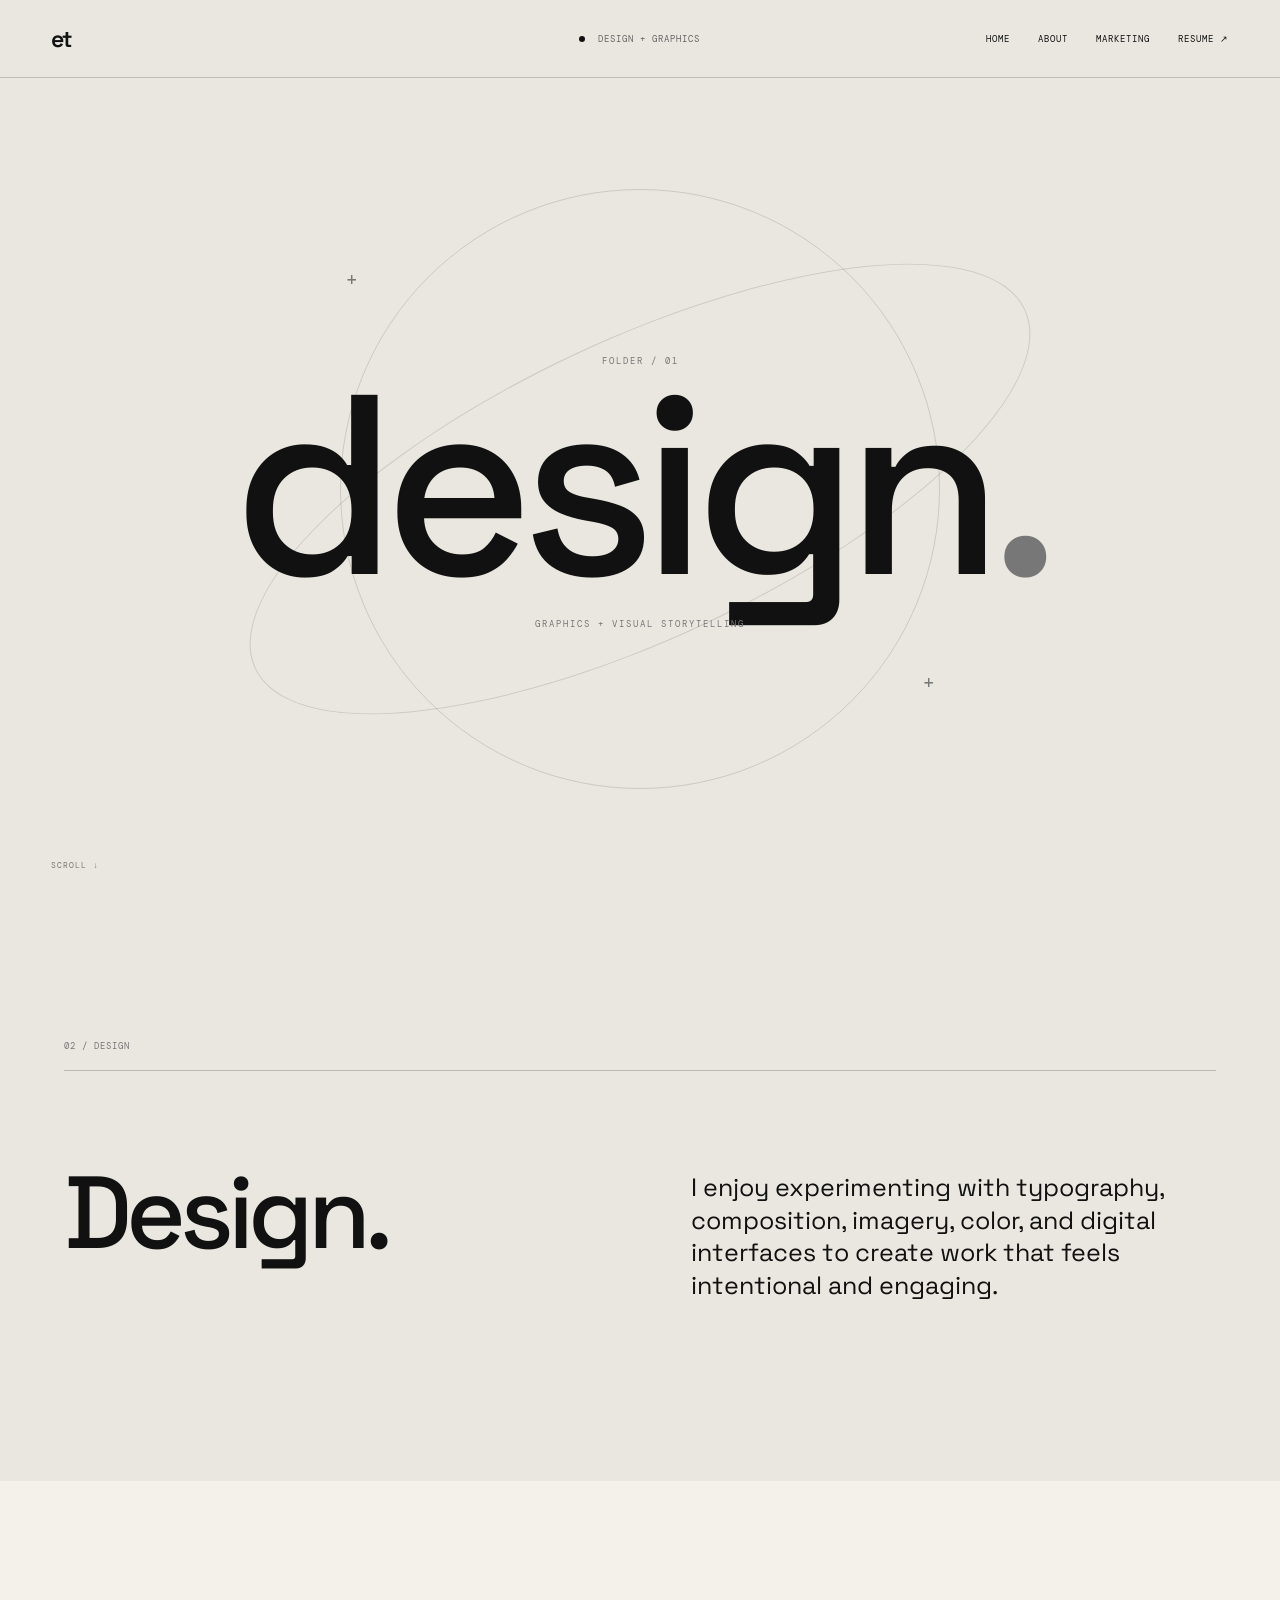
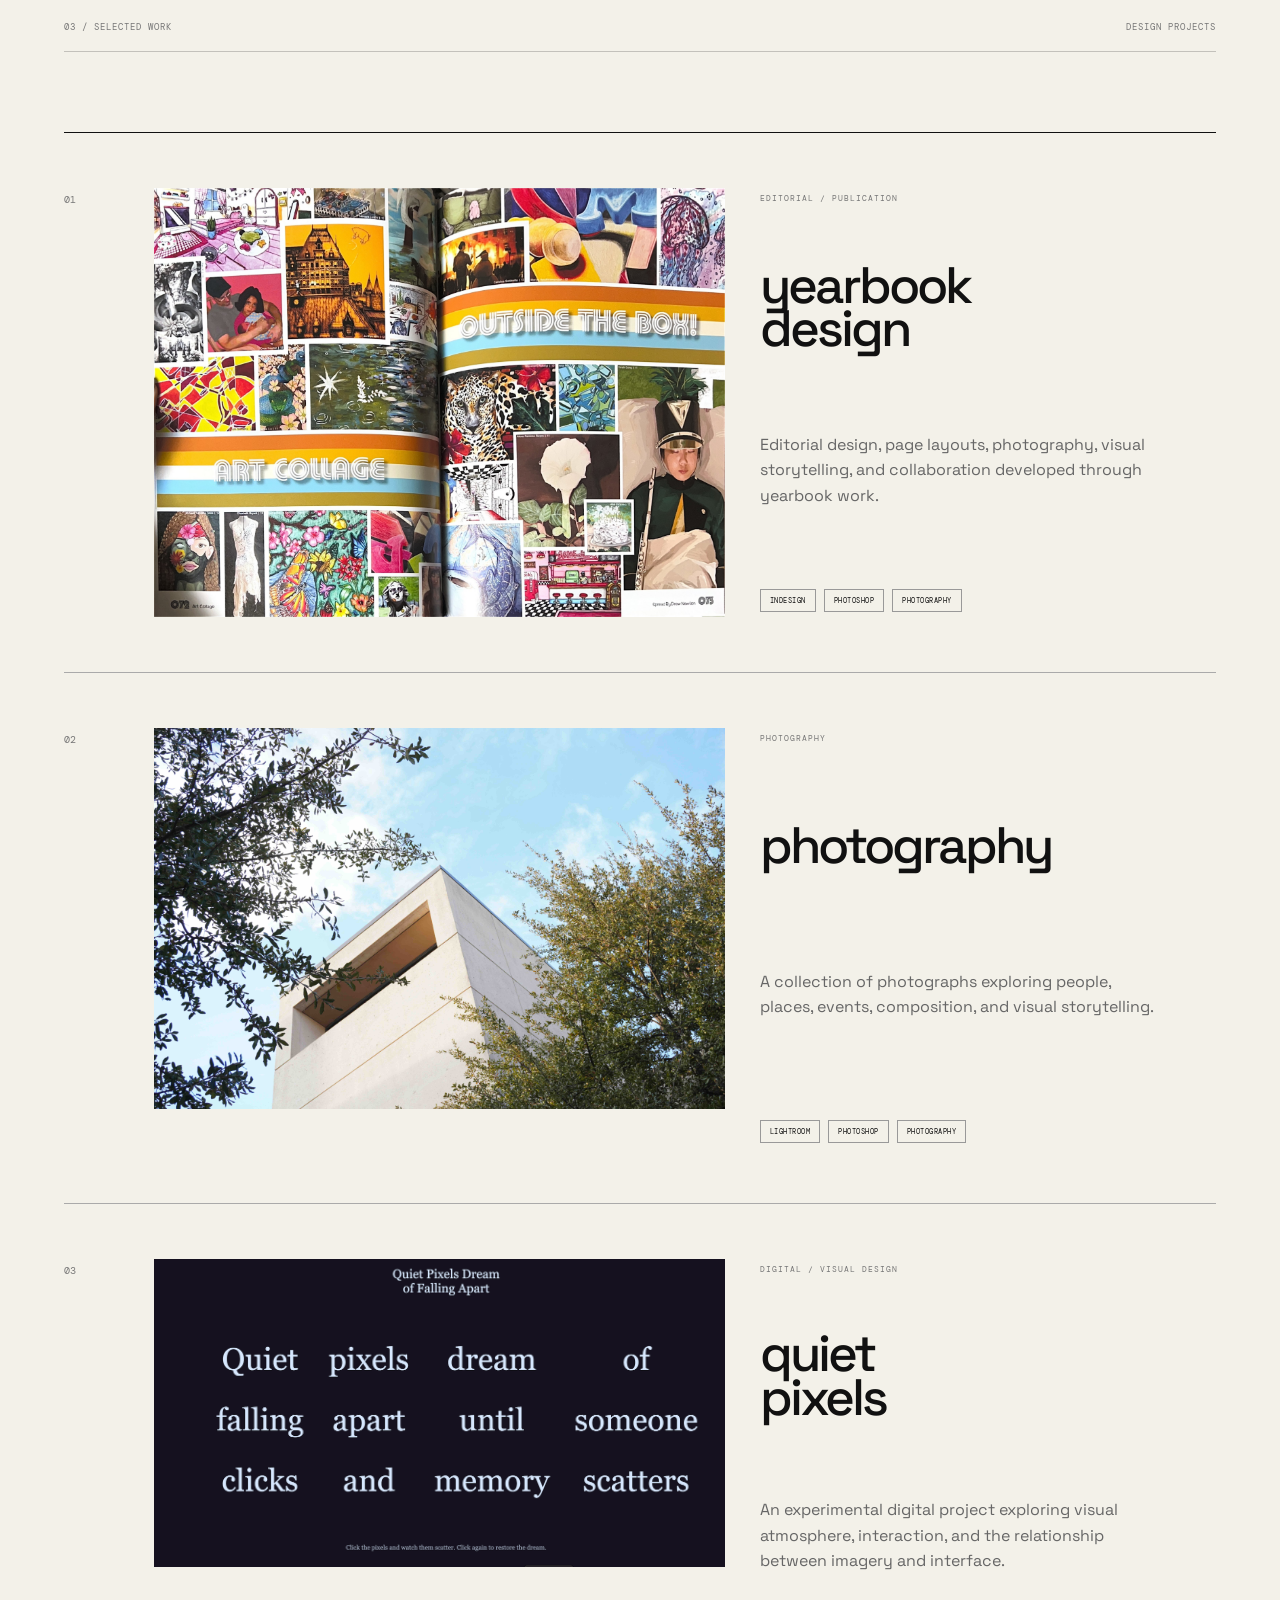
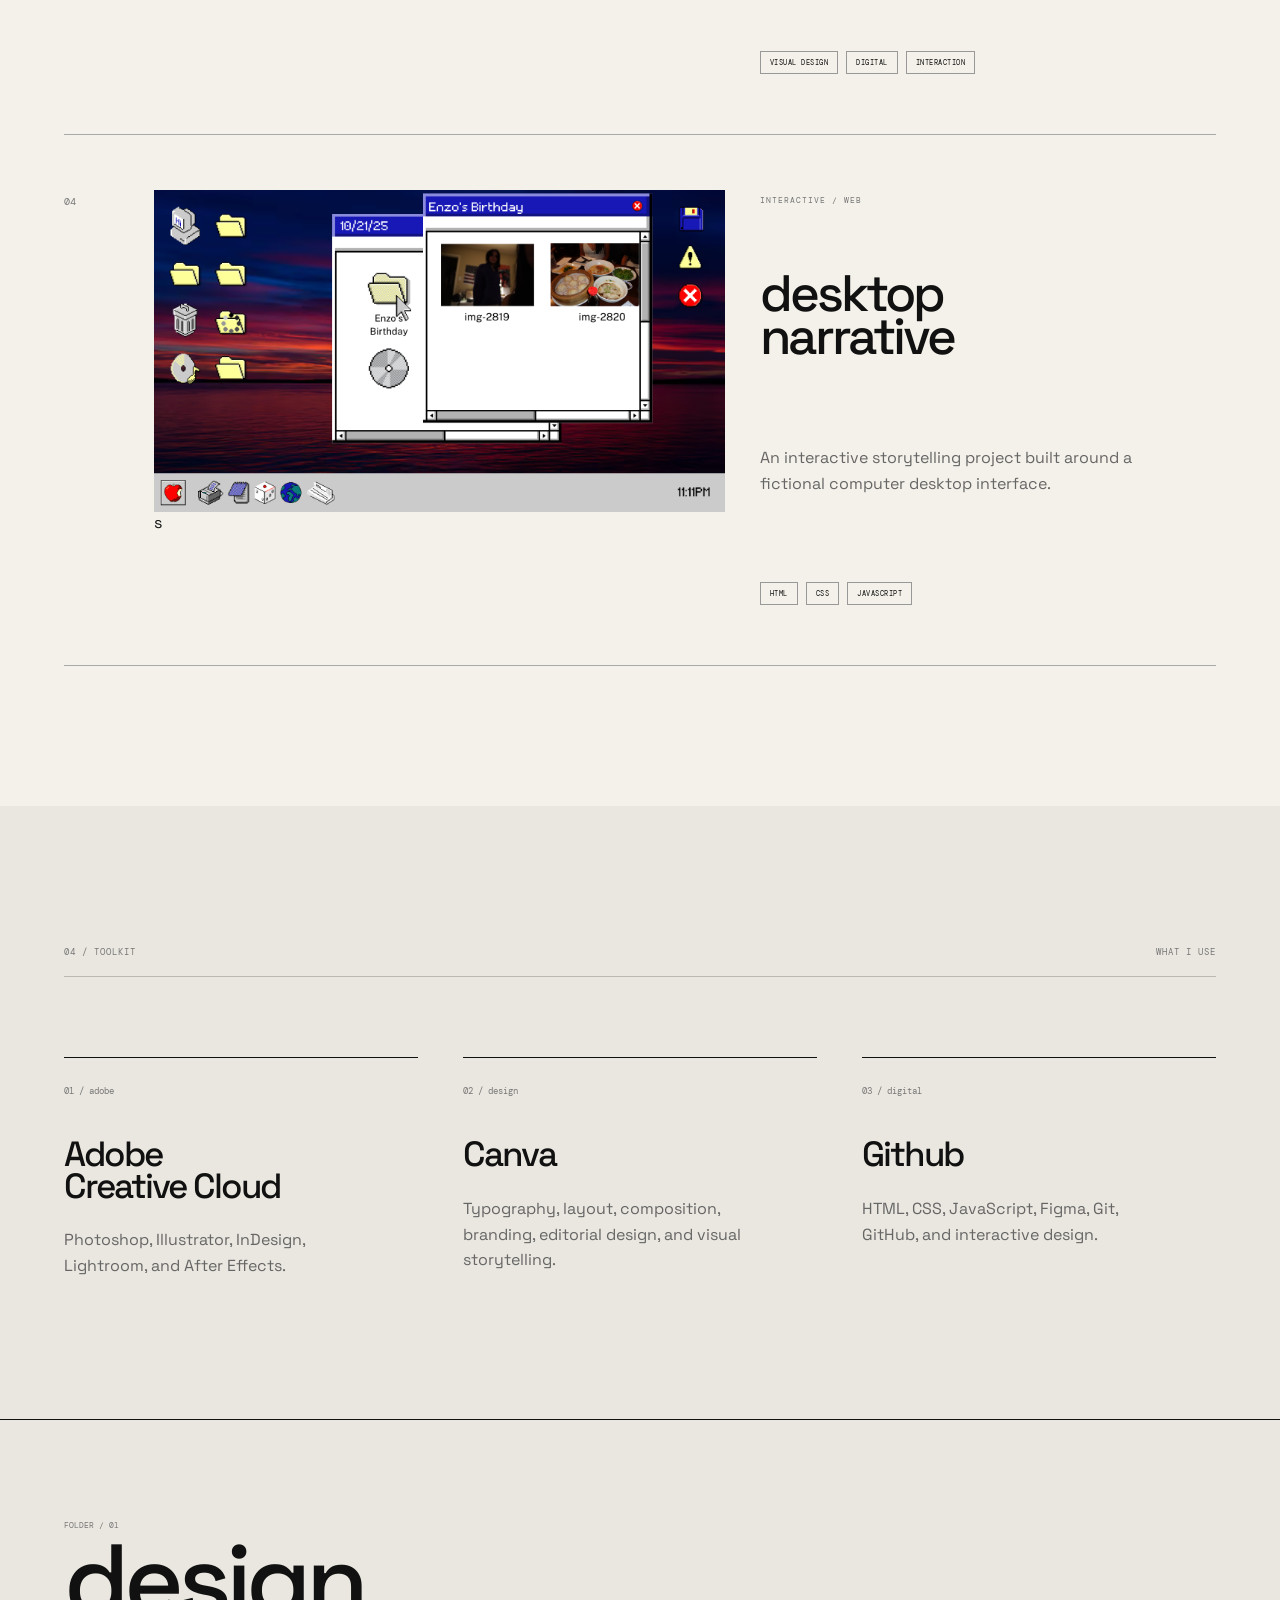
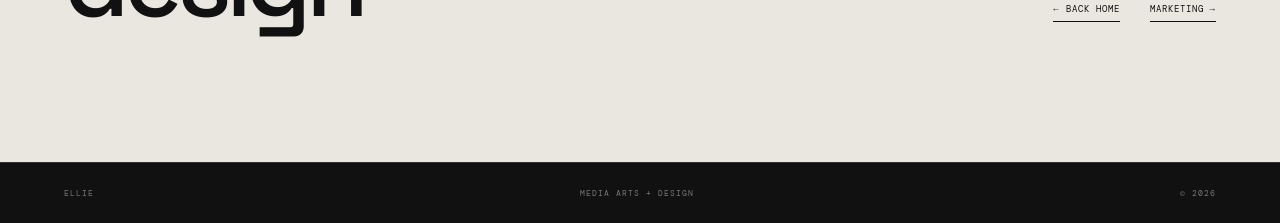
<file: design.html>
<!DOCTYPE html>
<html lang="en">

<head>
    <meta charset="UTF-8">
    <meta name="viewport" content="width=device-width, initial-scale=1.0">

    <title>design + graphics — ellie</title>

    <link rel="stylesheet" href="style.css">
</head>

<body>

    <!-- LOADING SCREEN -->

    <div class="loading-screen" id="loadingScreen">

        <div class="loader-inner">

            <div class="loader-name">design</div>

            <div class="loader-line">
                <div class="loader-progress"></div>
            </div>

            <div class="loader-status">
                <span>opening folder</span>
                <span id="loaderPercent">0%</span>
            </div>

        </div>

    </div>


    <!-- WEBSITE -->

    <div class="site" id="site">


        <!-- HEADER -->

        <header class="site-header">

            <a href="index.html" class="logo">
                et
            </a>

            <div class="header-status">

                <span class="status-dot"></span>

                design + graphics

            </div>

            <nav>

                <a href="index.html">
                    home
                </a>

                <a href="about.html">
                    about
                </a>

                <a href="marketing.html">
                    marketing
                </a>

                <a href="etresume.pdf" target="_blank">
                    resume ↗
                </a>

            </nav>

        </header>



        <main>


            <!-- =================================================
                 HERO
            ================================================= -->

            <section class="design-hero">


                <div class="design-meta design-meta-left">

                    <span></span>

                    <span></span>

                </div>


                <div class="design-meta design-meta-right">

                    <span></span>

                    <span></span>

                </div>



                <!-- ROTATING OVALS -->

                <div class="design-orbit design-orbit-one"></div>

                <div class="design-orbit design-orbit-two"></div>



                <!-- FLOATING CROSSES -->

                <div class="design-cross design-cross-one">
                    +
                </div>

                <div class="design-cross design-cross-two">
                    +
                </div>



                <!-- TITLE -->

                <div class="design-title">

                    <span class="design-eyebrow">
                        folder / 01
                    </span>

                    <h1>
                        design<span>.</span>
                    </h1>

                    <p>
                        graphics + visual storytelling
                    </p>

                </div>



                <div class="open-folder-label">

                    <span>
                                                 scroll ↓

                    </span>

                    <span>
                         
                    </span>

                </div>

            </section>



            <!-- =================================================
                 INTRO
            ================================================= -->

            <section class="design-intro">

                <div class="section-top">

                    <span>02 / design</span>

                    <span></span>

                </div>


                <div class="design-intro-grid">


                    <h2>
                        
                        Design<span>.</span>
                    </h2>


                    <div>

                        <p class="design-intro-lead">

I enjoy experimenting with
                            typography, composition, imagery,
                            color, and digital interfaces
                            to create work that feels
                            intentional and engaging.
                        </p>


                        <p>


                        </p>


                        <p>

                            

                        </p>

                    </div>

                </div>

            </section>



            <!-- =================================================
                 PROJECTS
            ================================================= -->

            <section class="design-work">

                <div class="section-top">

                    <span>03 / selected work</span>

                    <span>design projects</span>

                </div>


                <div class="design-projects">


                    <!-- YEARBOOK -->

                    <a
                        href="yearbook.html"
                        class="design-project"
                    >

                        <div class="design-project-number">
                            01
                        </div>


                        <div class="design-project-image">

                            <img
                                src="images/spreadwide1.jpg"
                                alt="Yearbook design project"
                            >

                        </div>


                        <div class="design-project-info">

                            <span class="project-label">
                                editorial / publication
                            </span>

                            <h3>
                                yearbook<br>
                                design
                            </h3>

                            <p>

                                Editorial design, page
                                layouts, photography,
                                visual storytelling, and
                                collaboration developed
                                through yearbook work.

                            </p>


                            <div class="project-tools">

                                <span>
                                    InDesign
                                </span>

                                <span>
                                    Photoshop
                                </span>

                                <span>
                                    photography
                                </span>

                            </div>

                        </div>

                    </a>



                    <!-- PHOTOGRAPHY -->

                    <a
                        href="photography.html"
                        class="design-project"
                    >

                        <div class="design-project-number">
                            02
                        </div>


                        <div class="design-project-image">

                            <img
                                src="images/photography/photowide1.jpeg"
                                alt="Photography portfolio"
                            >

                        </div>


                        <div class="design-project-info">

                            <span class="project-label">
                                photography
                            </span>

                            <h3>
                                photography<br>
                                
                            </h3>

                            <p>

                                A collection of photographs
                                exploring people, places,
                                events, composition, and
                                visual storytelling.

                            </p>


                            <div class="project-tools">

                                <span>
                                    Lightroom
                                </span>

                                <span>
                                    Photoshop
                                </span>

                                <span>
                                    photography
                                </span>

                            </div>

                        </div>

                    </a>



                    <!-- QUIET PIXELS -->

                    <a
                        href="quiet-pixels.html"
                        class="design-project"
                    >

                        <div class="design-project-number">
                            03
                        </div>


                        <div class="design-project-image">

                            <img
                                src="images/quiet-pixels.png"
                                alt="Quiet Pixels project"
                            >

                        </div>


                        <div class="design-project-info">

                            <span class="project-label">
                                digital / visual design
                            </span>

                            <h3>
                                quiet<br>
                                pixels
                            </h3>

                            <p>

                                An experimental digital
                                project exploring visual
                                atmosphere, interaction,
                                and the relationship between
                                imagery and interface.

                            </p>


                            <div class="project-tools">

                                <span>
                                    visual design
                                </span>

                                <span>
                                    digital
                                </span>

                                <span>
                                    interaction
                                </span>

                            </div>

                        </div>

                    </a>



                    <!-- DESKTOP NARRATIVE -->

                    <a
                        href="desktop-narrative.html"
                        class="design-project"
                    >

                        <div class="design-project-number">
                            04
                        </div>


                        <div class="design-project-image">

                            <img
                                src="images/desktop-narrative.png"
                                alt="Desktop Narrative project"
                            >
s
                        </div>


                        <div class="design-project-info">

                            <span class="project-label">
                                interactive / web
                            </span>

                            <h3>
                                desktop<br>
                                narrative
                            </h3>

                            <p>

                                An interactive storytelling
                                project built around a
                                fictional computer desktop
                                interface.

                            </p>


                            <div class="project-tools">

                                <span>
                                    HTML
                                </span>

                                <span>
                                    CSS
                                </span>

                                <span>
                                    JavaScript
                                </span>

                            </div>

                        </div>

                    </a>


                </div>

            </section>



            <!-- =================================================
                 DESIGN SKILLS
            ================================================= -->

            <section class="design-skills">

                <div class="section-top">

                    <span>04 / toolkit</span>

                    <span>what i use</span>

                </div>


                <div class="design-tools">


                    <div class="tool">

                        <span>
                            01 / adobe
                        </span>

                        <h3>
                            Adobe<br>
                            Creative Cloud
                        </h3>

                        <p>

                            Photoshop, Illustrator,
                            InDesign, Lightroom,
                            and After Effects.

                        </p>

                    </div>



                    <div class="tool">

                        <span>
                            02 / design
                        </span>

                        <h3>
                            Canva<br>
                            
                        </h3>

                        <p>

                            Typography, layout,
                            composition, branding,
                            editorial design, and
                            visual storytelling.

                        </p>

                    </div>



                    <div class="tool">

                        <span>
                            03 / digital
                        </span>

                        <h3>
                            Github<br>
                            
                        </h3>

                        <p>

                            HTML, CSS, JavaScript,
                            Figma, Git, GitHub,
                            and interactive design.

                        </p>

                    </div>


                </div>

            </section>



            <!-- =================================================
                 END
            ================================================= -->

            <section class="design-end">

                <div class="end-folder">

                    <span>
                        folder / 01
                    </span>

                    <strong>
                        design
                    </strong>

                </div>


                <div class="end-links">

                    <a href="index.html">
                        ← back home
                    </a>

                    <a href="marketing.html">
                        marketing →
                    </a>

                </div>

            </section>


        </main>



        <!-- FOOTER -->

        <footer>

            <span>
                ellie
            </span>

            <span>
                media arts + design
            </span>

            <span>
                © 2026
            </span>

        </footer>

    </div>


    <script src="script.js"></script>

</body>

</html>
</file>
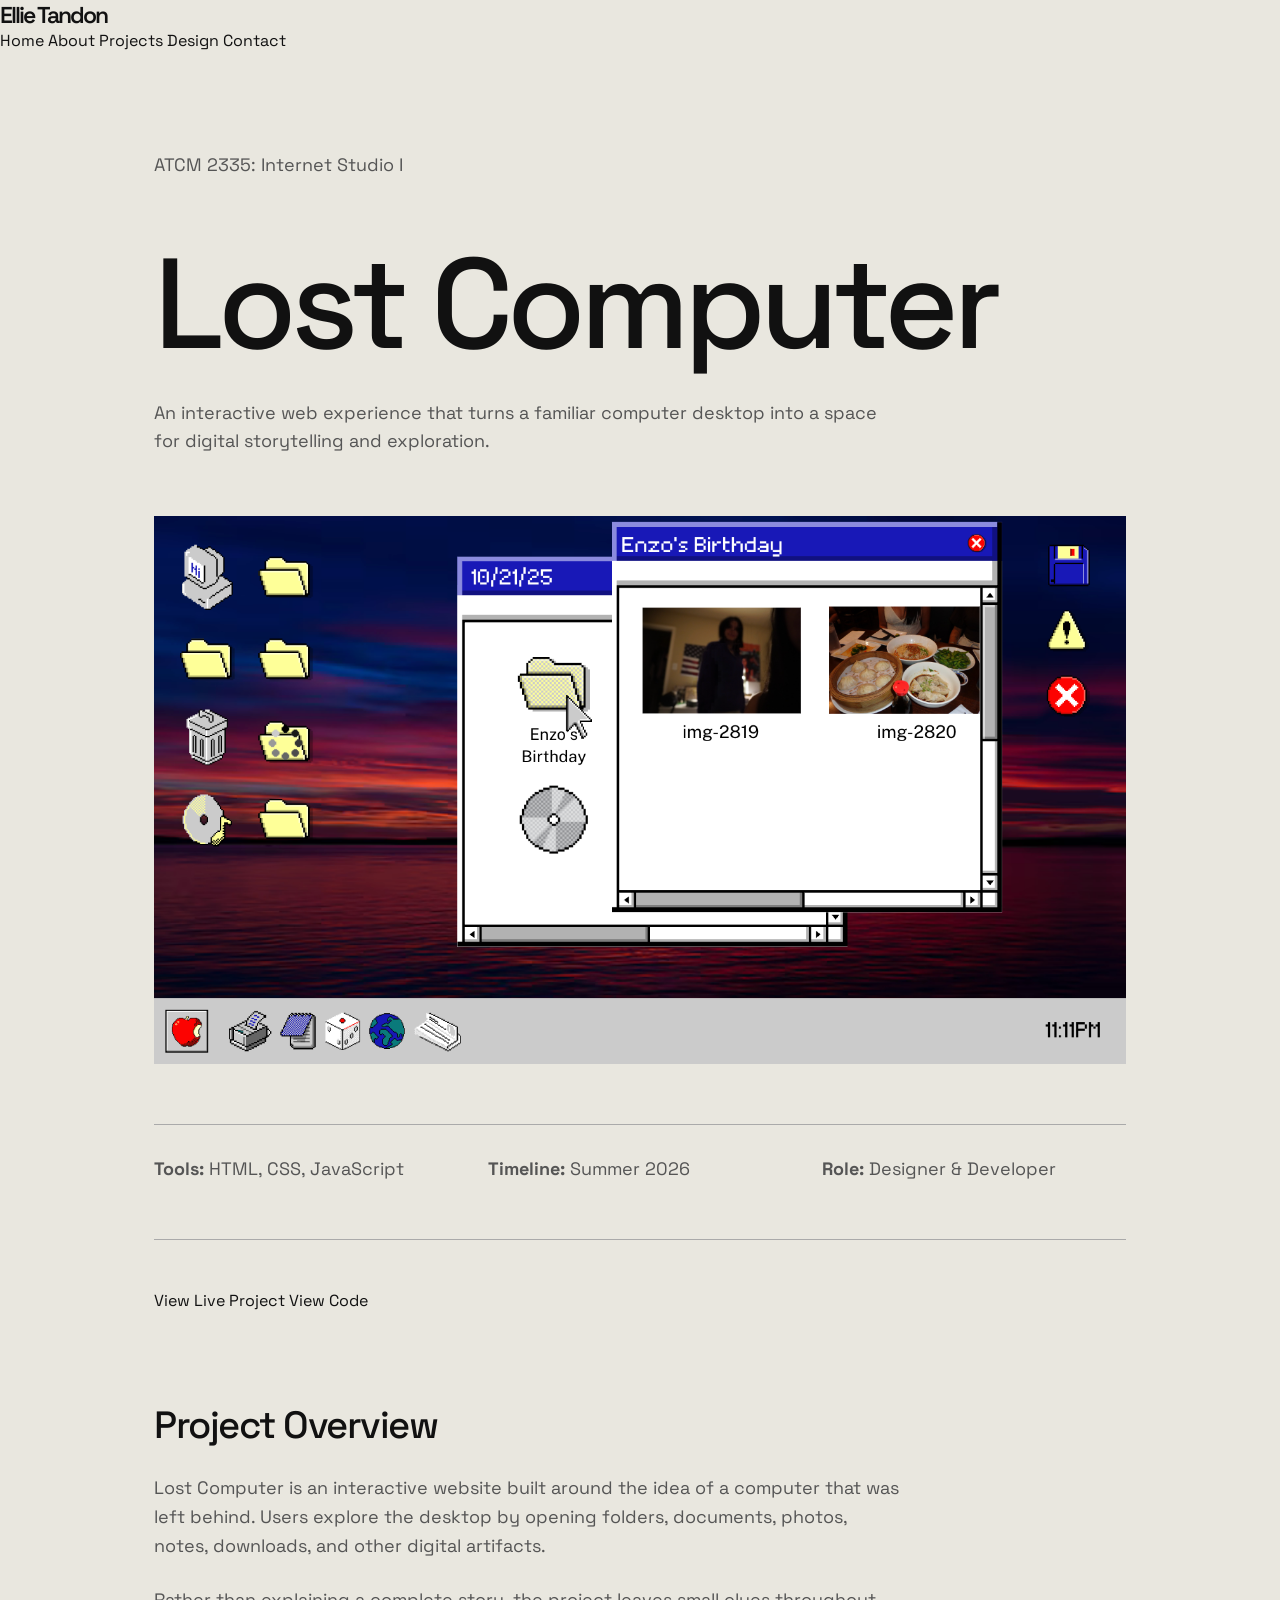
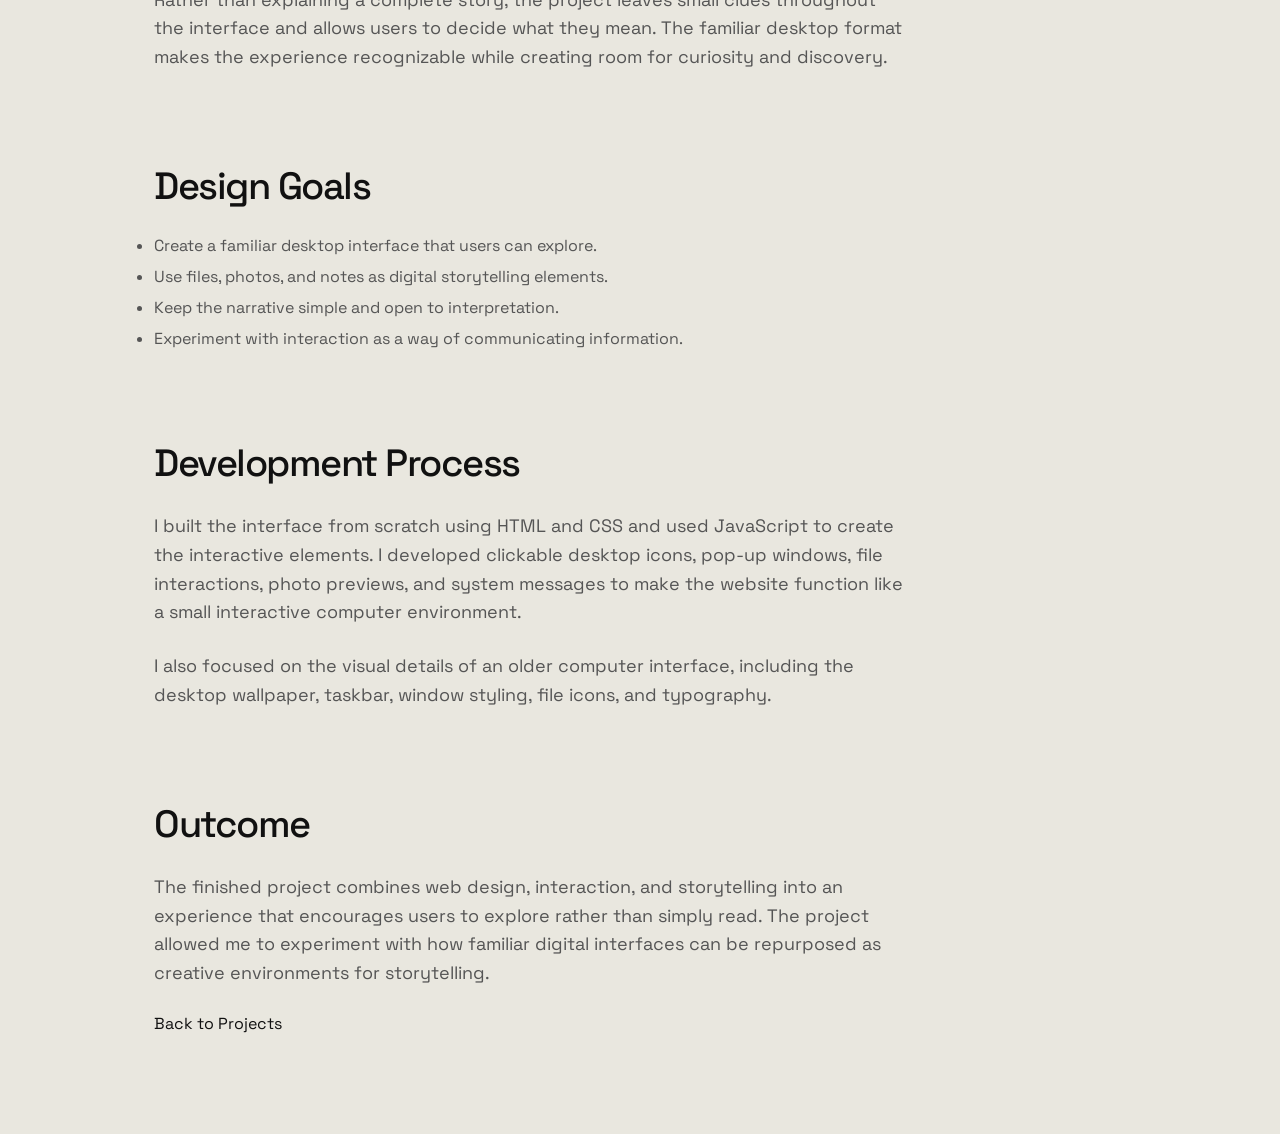
<file: desktop-narrative.html>
<!DOCTYPE html>

<html lang="en">

<head>

<meta charset="UTF-8">
<meta name="viewport" content="width=device-width, initial-scale=1.0">

<title>Lost Computer | Ellie Tandon</title>

<link rel="stylesheet" href="style.css">

</head>

<body>

<header>

<nav>

<h2 class="logo">
Ellie Tandon
</h2>

<div class="nav-links">

<a href="index.html">Home</a> <a href="about.html">About</a> <a href="projects.html">Projects</a> <a href="design.html">Design</a> <a href="contact.html">Contact</a>

</div>

</nav>

</header>

<section class="case-study">

<p class="subtitle">
ATCM 2335: Internet Studio I
</p>

<h1>
Lost Computer
</h1>

<p class="intro">
An interactive web experience that turns a familiar computer desktop
into a space for digital storytelling and exploration.
</p>

<img
src="images/desktop-narrative.png"
class="hero-image"
alt="Lost Computer interactive desktop interface"

>

<div class="project-info">

<p>
<strong>Tools:</strong> HTML, CSS, JavaScript
</p>

<p>
<strong>Timeline:</strong> Summer 2026
</p>

<p>
<strong>Role:</strong> Designer & Developer
</p>

</div>

<div class="project-buttons">

<a
href="https://elliet-glitch.github.io/lost-computer/"
class="button"
target="_blank"

>

View Live Project </a>

<a
href="https://github.com/elliet-glitch/lost-computer"
class="button"
target="_blank"

>

View Code </a>

</div>

<h2>
Project Overview
</h2>

<p>
Lost Computer is an interactive website built around the idea of a
computer that was left behind. Users explore the desktop by opening
folders, documents, photos, notes, downloads, and other digital
artifacts.
</p>

<p>
Rather than explaining a complete story, the project leaves small
clues throughout the interface and allows users to decide what they
mean. The familiar desktop format makes the experience recognizable
while creating room for curiosity and discovery.
</p>

<h2>
Design Goals
</h2>

<ul>

<li>Create a familiar desktop interface that users can explore.</li>

<li>Use files, photos, and notes as digital storytelling elements.</li>

<li>Keep the narrative simple and open to interpretation.</li>

<li>Experiment with interaction as a way of communicating information.</li>

</ul>

<h2>
Development Process
</h2>

<p>
I built the interface from scratch using HTML and CSS and used
JavaScript to create the interactive elements. I developed clickable
desktop icons, pop-up windows, file interactions, photo previews,
and system messages to make the website function like a small
interactive computer environment.
</p>

<p>
I also focused on the visual details of an older computer interface,
including the desktop wallpaper, taskbar, window styling, file icons,
and typography.
</p>

<h2>
Outcome
</h2>

<p>
The finished project combines web design, interaction, and storytelling
into an experience that encourages users to explore rather than simply
read. The project allowed me to experiment with how familiar digital
interfaces can be repurposed as creative environments for storytelling.
</p>

<a href="projects.html" class="button">
Back to Projects
</a>

</section>
<script src="script.js"></script>
</body>

</html>
</file>
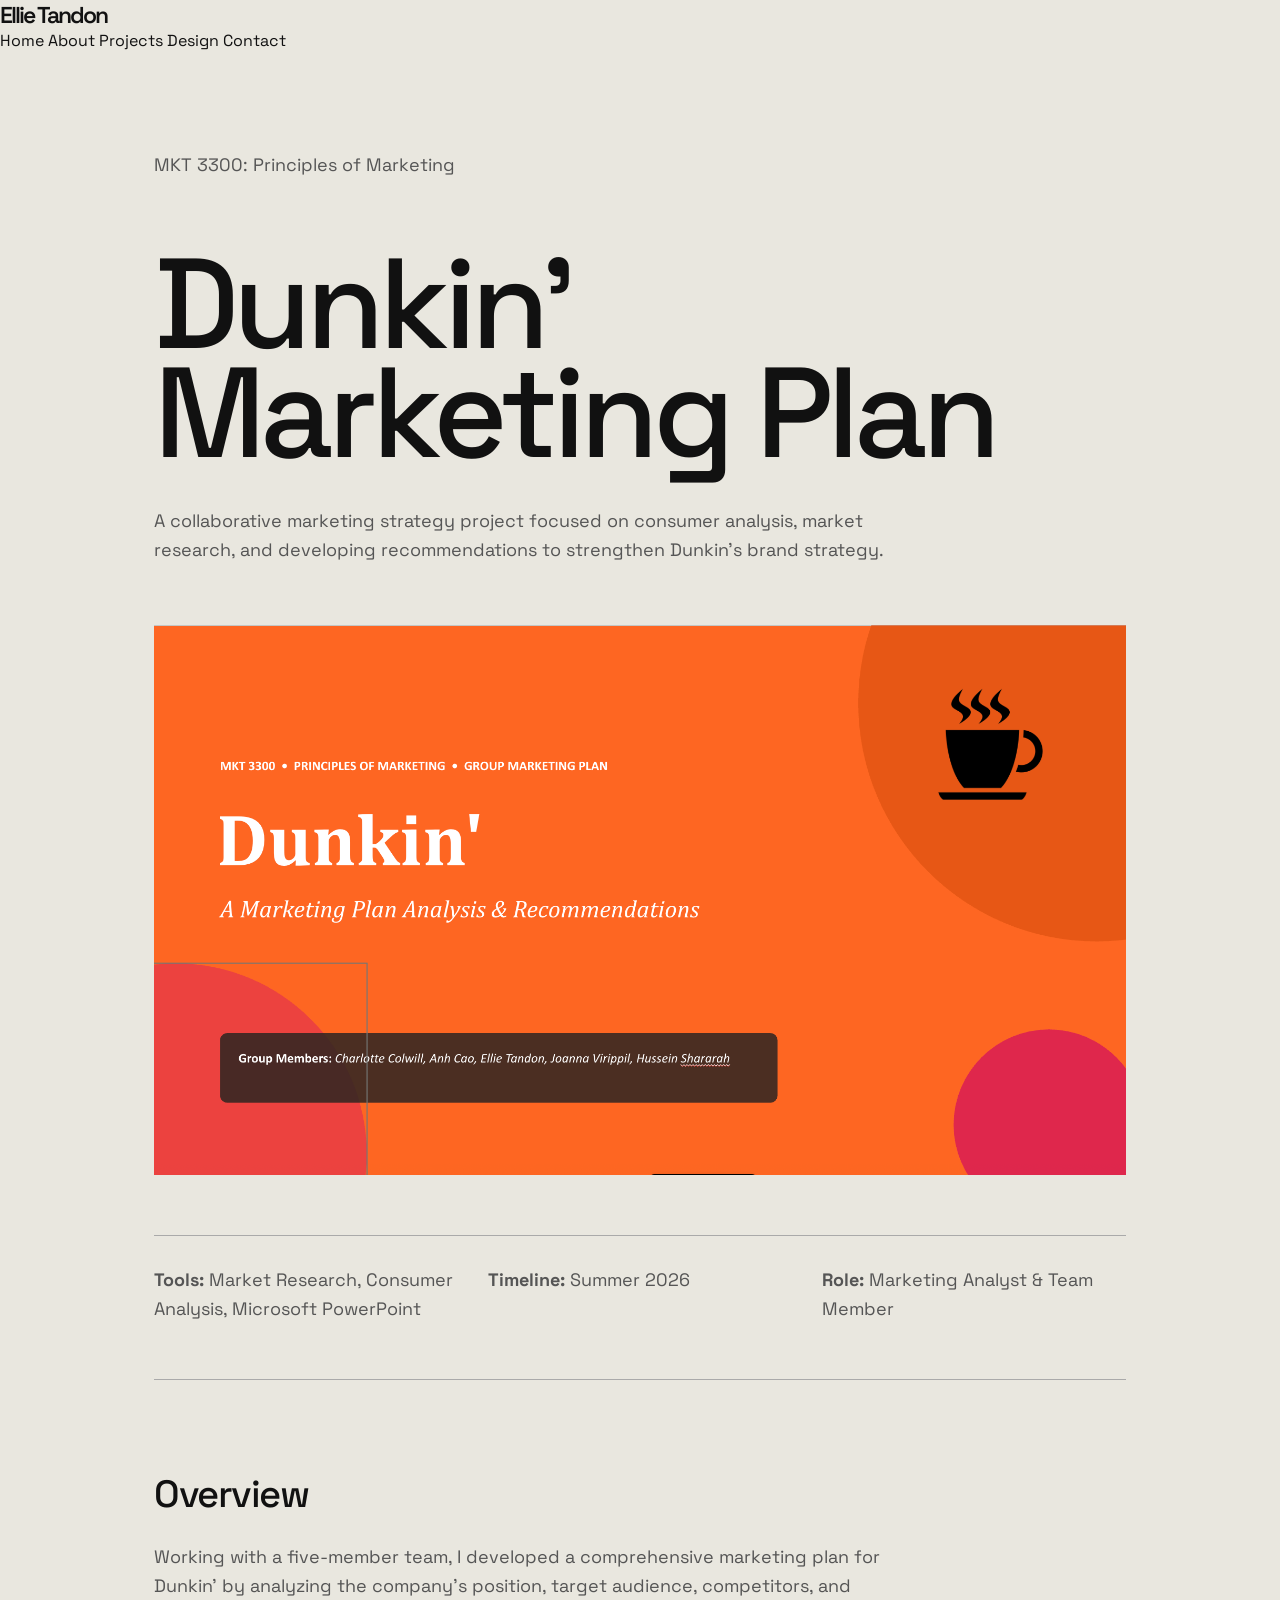
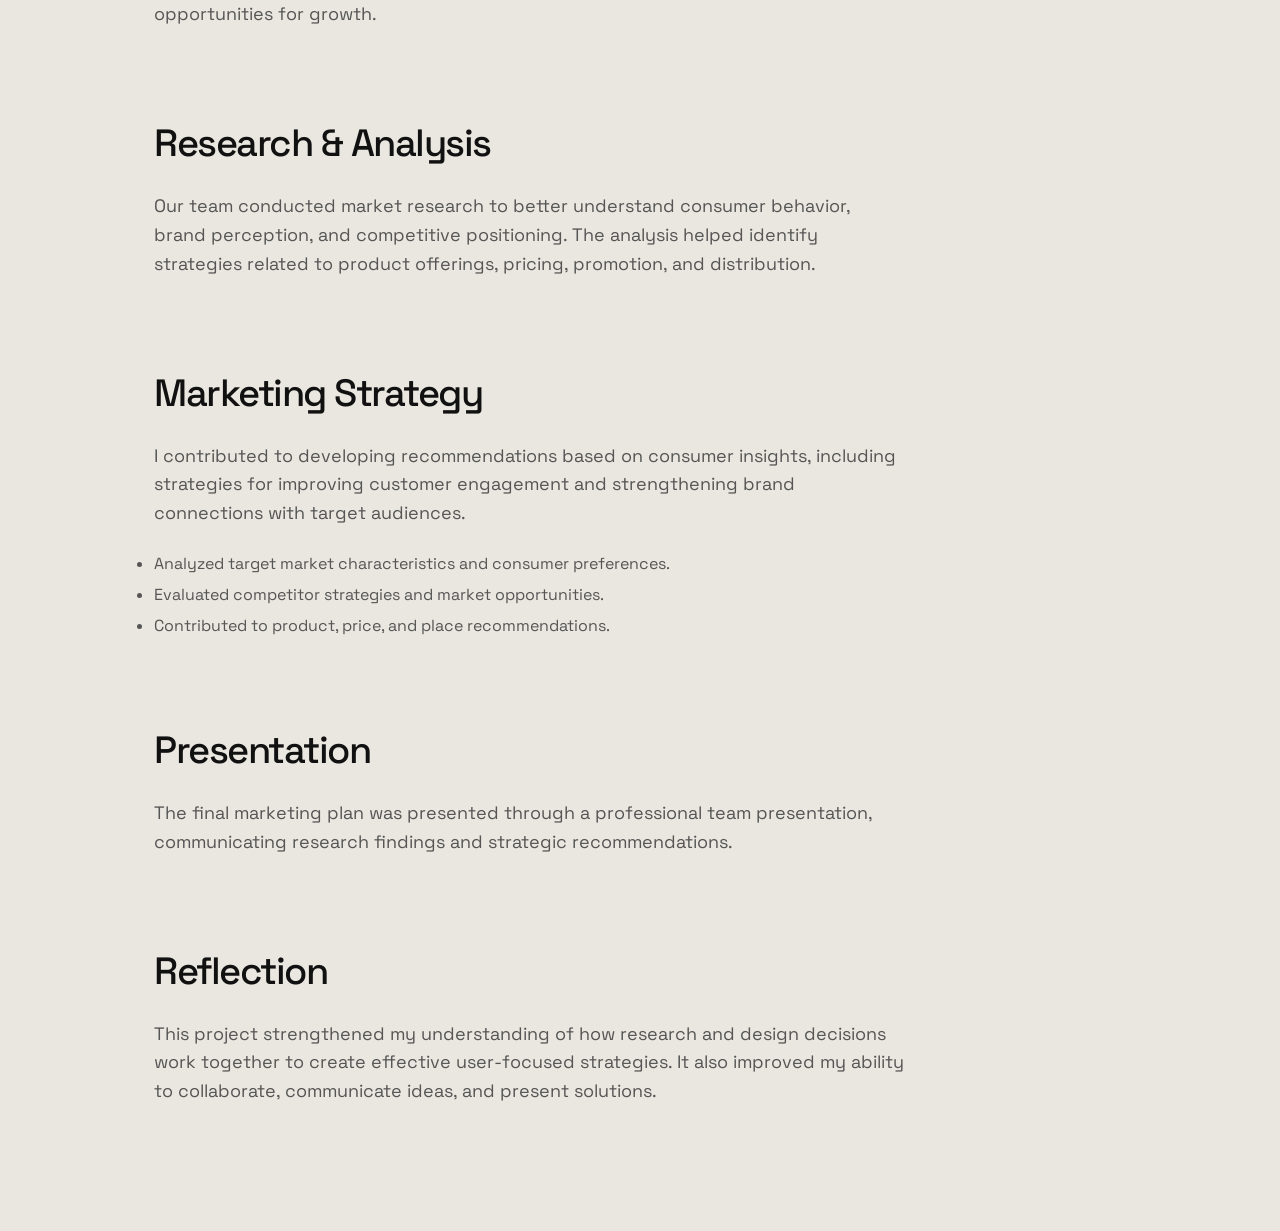
<file: dunkin.html>
<!DOCTYPE html>
<html lang="en">

<head>

<meta charset="UTF-8">
<meta name="viewport" content="width=device-width, initial-scale=1.0">

<title>Dunkin' Marketing Plan | Ellie Tandon</title>

<link rel="stylesheet" href="style.css">

</head>


<body>


<header>

<nav>

<h2 class="logo">
Ellie Tandon
</h2>


<div class="nav-links">

<a href="index.html">Home</a>
<a href="about.html">About</a>
<a href="projects.html">Projects</a>
<a href="design.html">Design</a>
<a href="contact.html">Contact</a>

</div>

</nav>

</header>



<section class="case-study">


<p class="subtitle">
MKT 3300: Principles of Marketing
</p>


<h1>
Dunkin' Marketing Plan
</h1>


<p class="intro">
A collaborative marketing strategy project focused on consumer analysis,
market research, and developing recommendations to strengthen Dunkin's brand strategy.
</p>



<img src="images/dunkin.png" class="hero-image">



<div class="project-info">

<p>
<strong>Tools:</strong>
Market Research, Consumer Analysis, Microsoft PowerPoint
</p>

<p>
<strong>Timeline:</strong>
Summer 2026
</p>

<p>
<strong>Role:</strong>
Marketing Analyst & Team Member
</p>

</div>




<h2>
Overview
</h2>


<p>
Working with a five-member team, I developed a comprehensive marketing plan
for Dunkin' by analyzing the company's position, target audience, competitors,
and opportunities for growth.
</p>




<h2>
Research & Analysis
</h2>


<p>
Our team conducted market research to better understand consumer behavior,
brand perception, and competitive positioning. The analysis helped identify
strategies related to product offerings, pricing, promotion, and distribution.
</p>




<h2>
Marketing Strategy
</h2>


<p>
I contributed to developing recommendations based on consumer insights,
including strategies for improving customer engagement and strengthening
brand connections with target audiences.
</p>



<ul>

<li>Analyzed target market characteristics and consumer preferences.</li>

<li>Evaluated competitor strategies and market opportunities.</li>

<li>Contributed to product, price, and place recommendations.</li>

</ul>




<h2>
Presentation</h2>


<p>
The final marketing plan was presented through a professional team presentation,
communicating research findings and strategic recommendations.
</p>


 

<h2>
Reflection
</h2>


<p>
This project strengthened my understanding of how research and design decisions
work together to create effective user-focused strategies. It also improved my
ability to collaborate, communicate ideas, and present solutions.
</p>



</section>

<script src="script.js"></script>
</body>

</html>
</file>
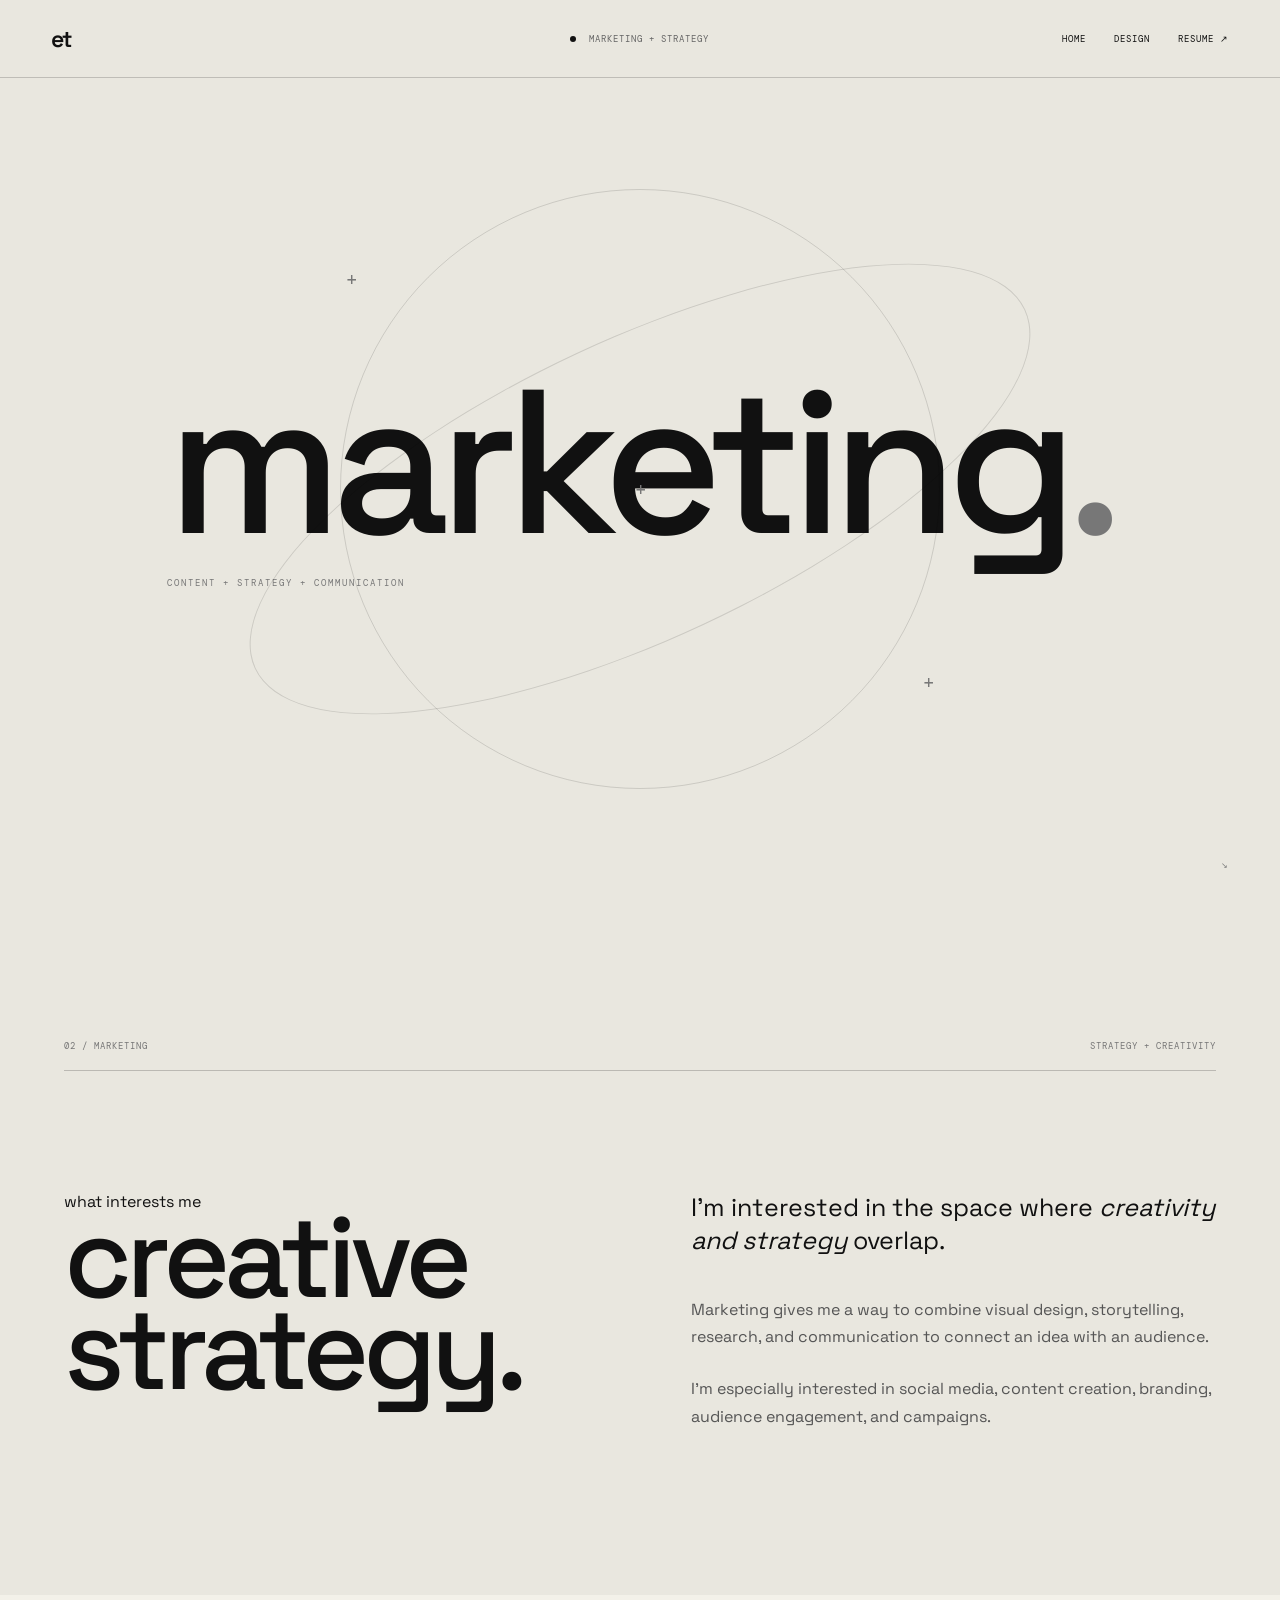
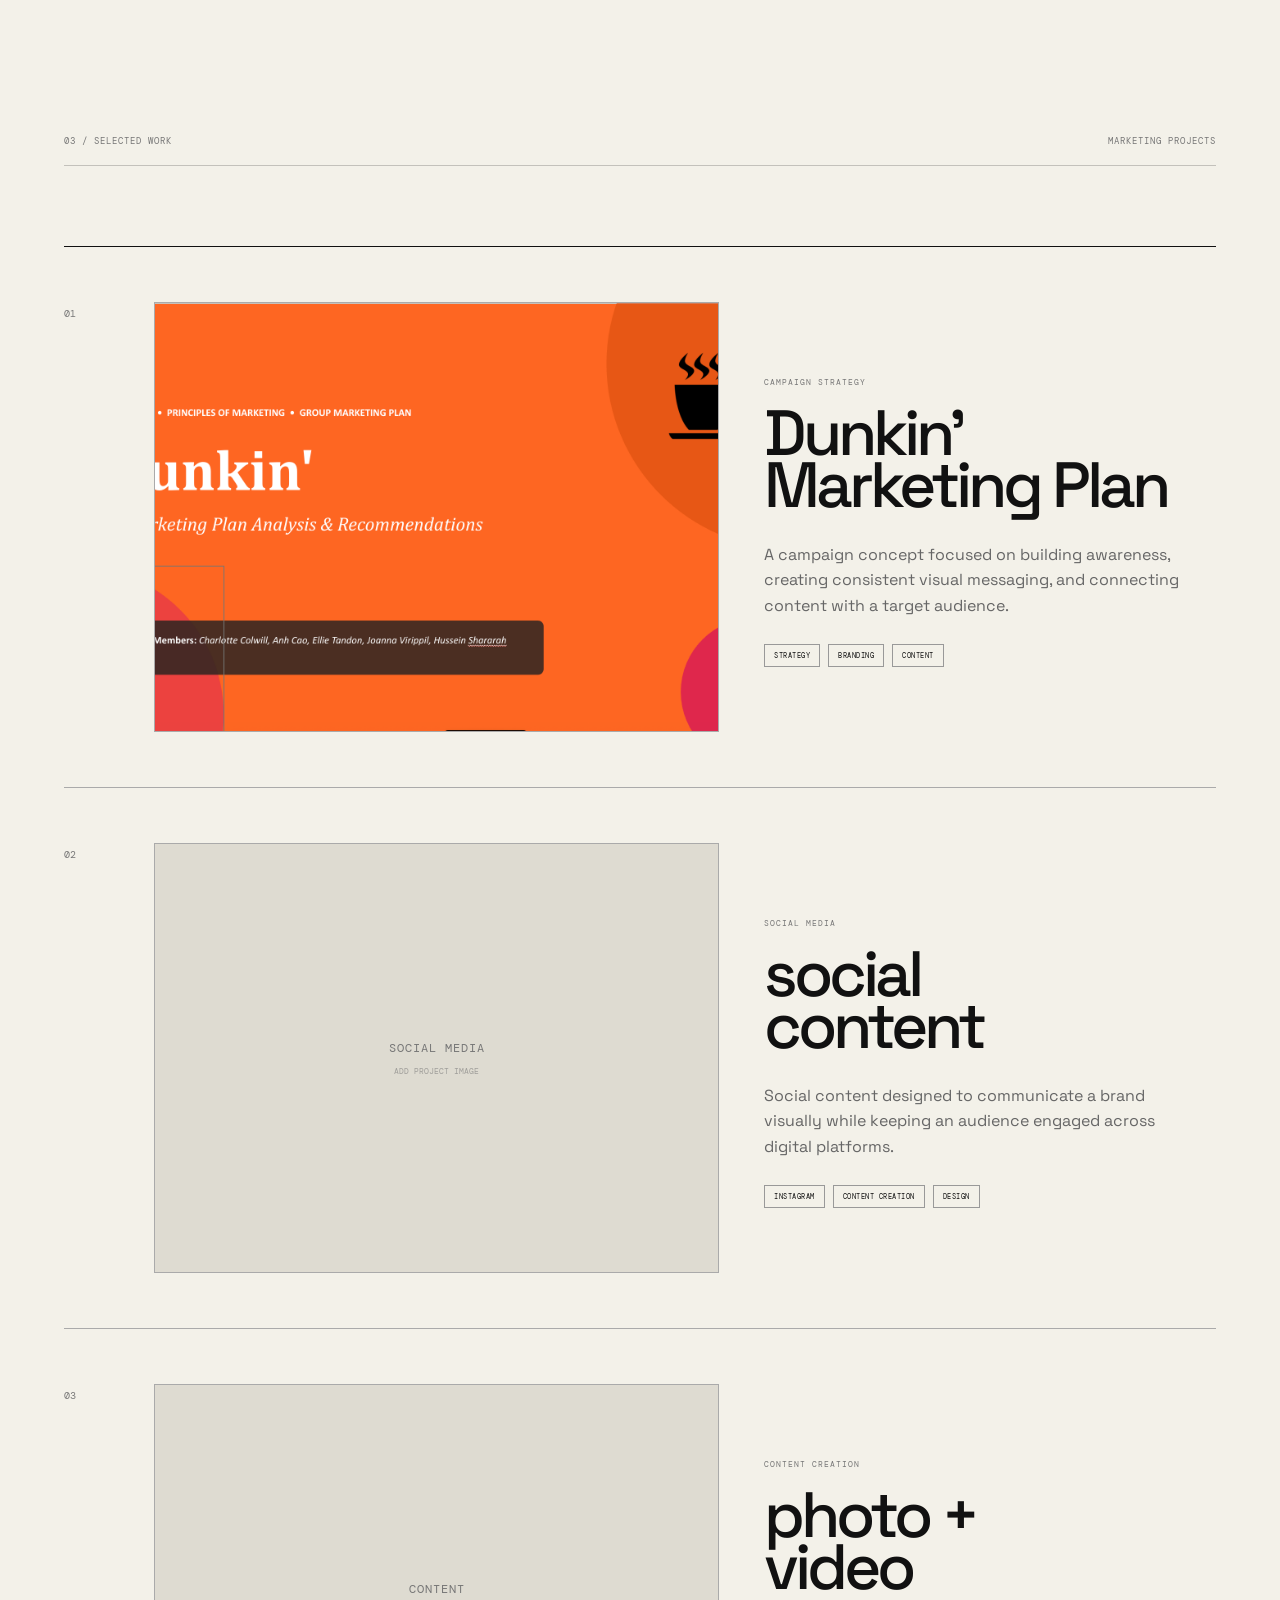
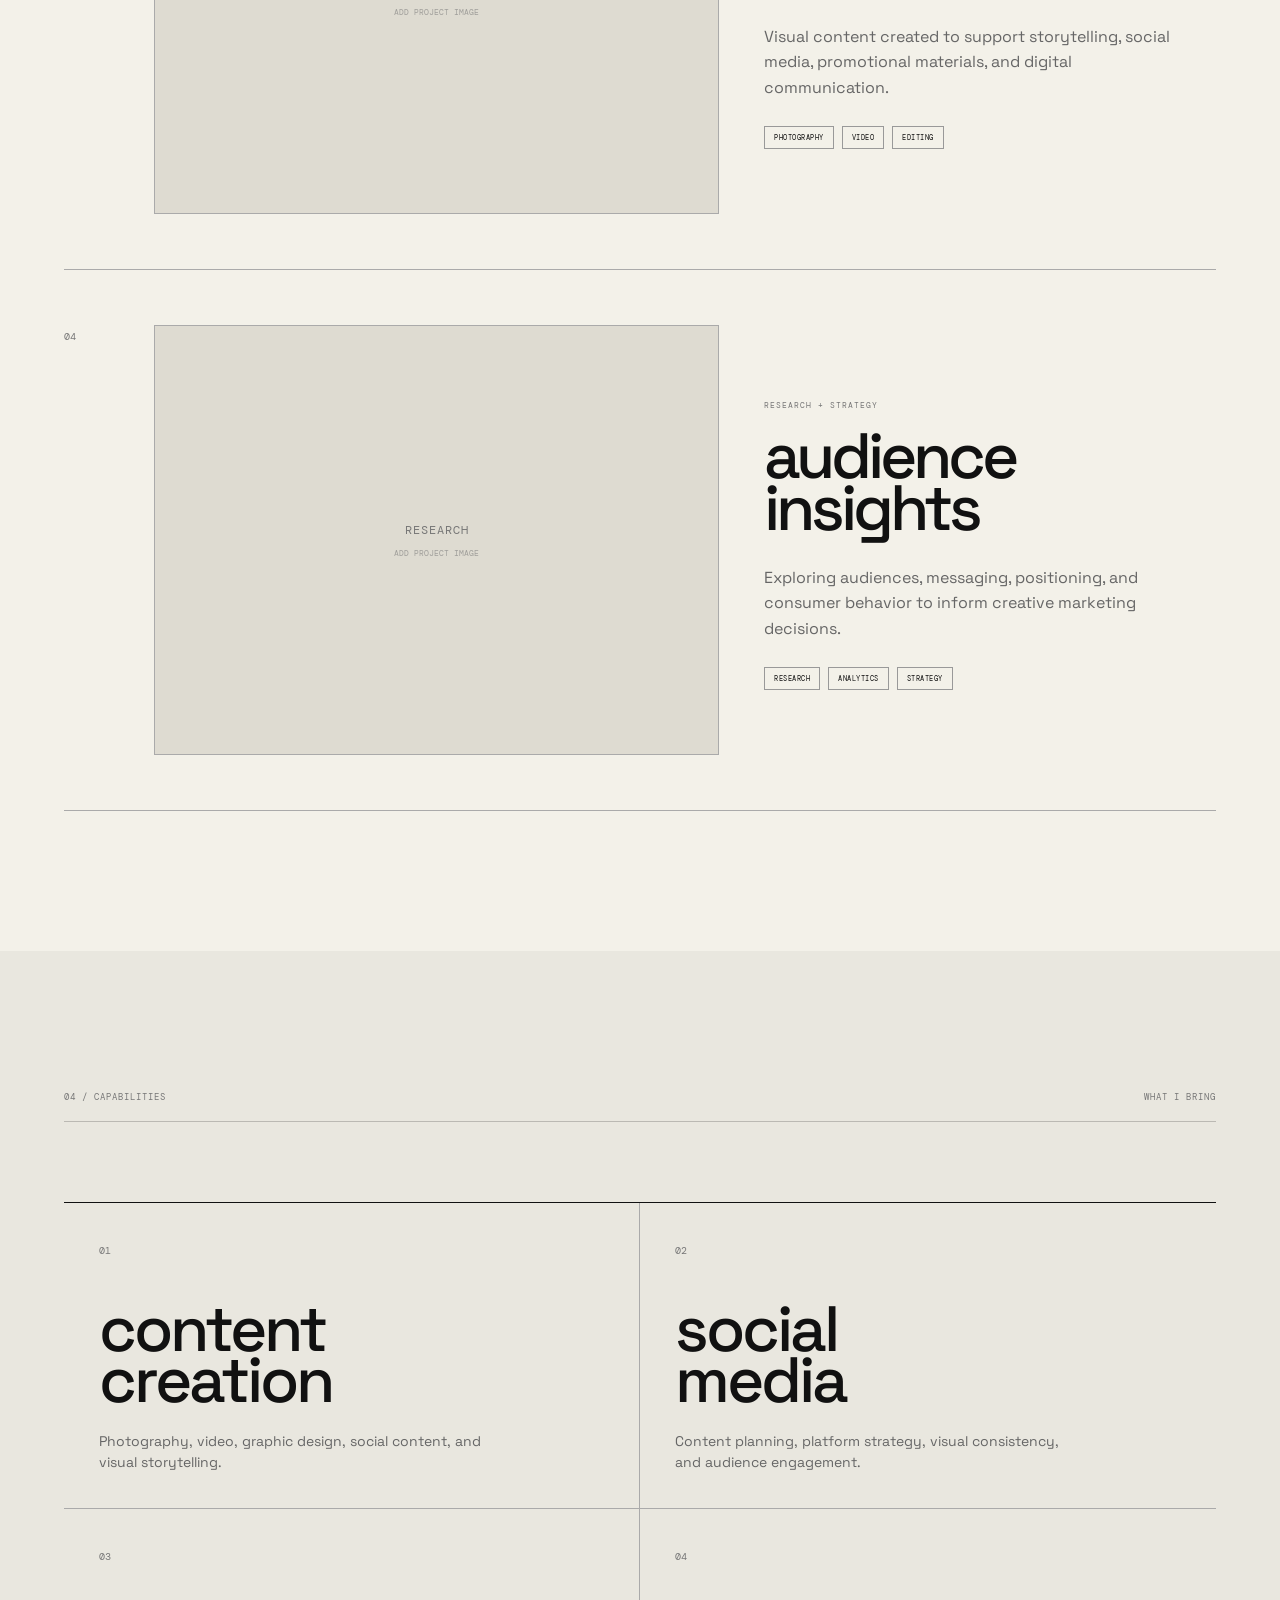
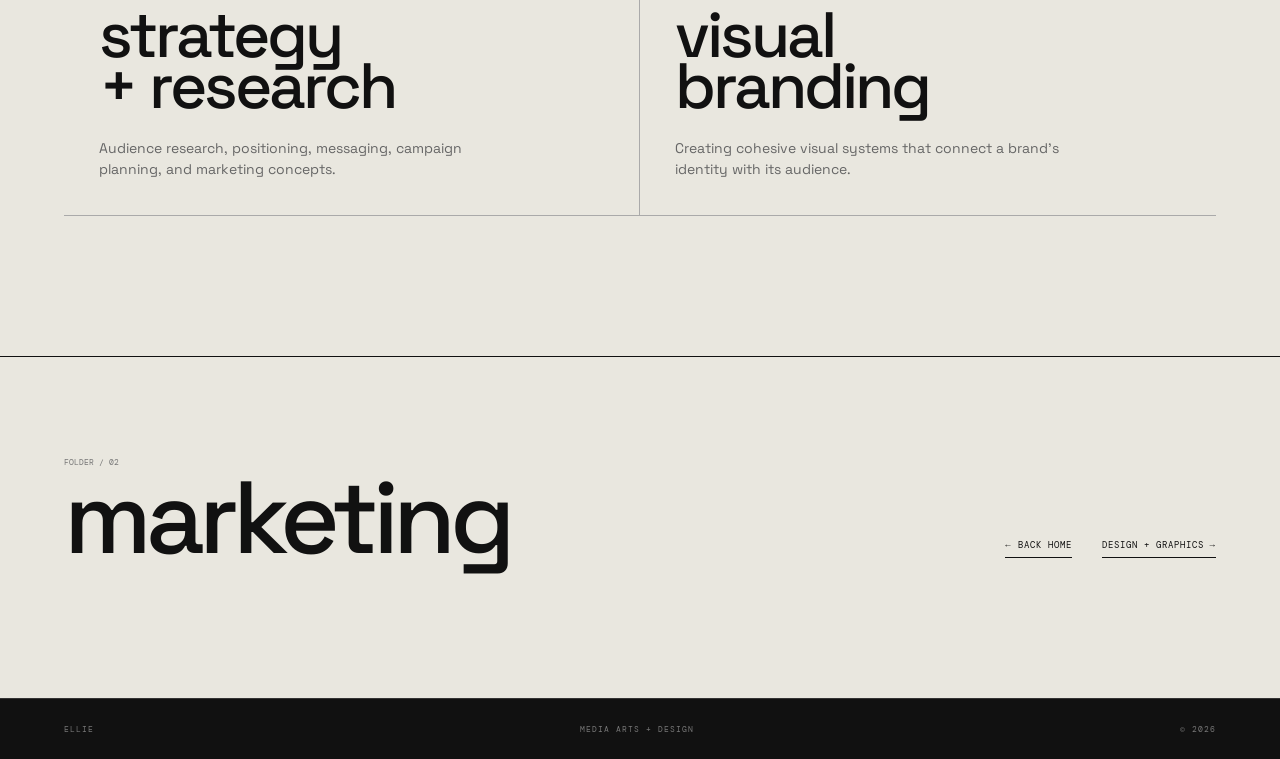
<file: marketing.html>
<!DOCTYPE html>
<html lang="en">

<head>
    <meta charset="UTF-8">
    <meta name="viewport" content="width=device-width, initial-scale=1.0">

    <title>marketing + strategy — ellie</title>

    <link rel="stylesheet" href="style.css">
</head>

<body>

    <!-- =================================================
         LOADING SCREEN
    ================================================= -->

    <div class="loading-screen" id="loadingScreen">

        <div class="loader-inner">

            <div class="loader-name">ellie</div>

            <div class="loader-line">
                <div class="loader-progress"></div>
            </div>

            <div class="loader-status">
                <span>opening marketing</span>
                <span id="loaderPercent">0%</span>
            </div>

        </div>

    </div>


    <!-- =================================================
         SITE
    ================================================= -->

    <div class="site" id="site">


        <!-- =================================================
             HEADER
        ================================================= -->

        <header class="site-header">

            <a href="index.html" class="logo">
                et
            </a>

            <div class="header-status">

                <span class="status-dot"></span>

                marketing + strategy

            </div>

            <nav>

                <a href="index.html">
                    home
                </a>

                <a href="design.html">
                    design
                </a>

                <a href="etresume.pdf" target="_blank">
                    resume ↗
                </a>

            </nav>

        </header>



        <main>


            <!-- =================================================
                 HERO
            ================================================= -->

            <section class="marketing-hero">

                <div class="marketing-meta marketing-meta-left">

                    <span></span>
                    <span></span>

                </div>


                <div class="marketing-meta marketing-meta-right">

                    <span></span>
                    <span></span>

                </div>


                <!-- ROTATING BACKGROUND -->

                <div class="marketing-orbit marketing-orbit-one"></div>

                <div class="marketing-orbit marketing-orbit-two"></div>


                <!-- FLOATING CROSSES -->

                <div class="marketing-cross marketing-cross-one">
                    +
                </div>

                <div class="marketing-cross marketing-cross-two">
                    +
                </div>

                <div class="marketing-cross marketing-cross-three">
                    +
                </div>


                <!-- TITLE -->

                <div class="marketing-title">

                    <span class="marketing-eyebrow"></span>

                    <h1>
                        marketing<span>.</span>
                    </h1>

                    <p>
                        content + strategy + communication
                    </p>

                </div>


                <div class="open-folder-label">

                    <span></span>

                    <span>
                        ↘
                    </span>

                </div>

            </section>



            <!-- =================================================
                 INTRO
            ================================================= -->

            <section class="marketing-intro">

                <div class="section-top">

                    <span>
                        02 / marketing
                    </span>

                    <span>
                        strategy + creativity
                    </span>

                </div>


                <div class="marketing-intro-grid">


                    <div class="marketing-intro-heading">

                        <span>
                            what interests me
                        </span>

                        <h2>
                            creative<br>
                            strategy<span>.</span>
                        </h2>

                    </div>


                    <div class="marketing-intro-copy">

                        <p class="marketing-intro-lead">

                            I'm interested in the space where
                            <em>creativity and strategy</em>
                            overlap.

                        </p>


                        <p>

                            Marketing gives me a way to combine
                            visual design, storytelling, research,
                            and communication to connect an idea
                            with an audience.

                        </p>


                        <p>

                            I'm especially interested in social
                            media, content creation, branding,
                            audience engagement, and campaigns.

                        </p>

                    </div>

                </div>

            </section>



            <!-- =================================================
                 SELECTED WORK
            ================================================= -->

            <section class="marketing-work">

                <div class="section-top">

                    <span>
                        03 / selected work
                    </span>

                    <span>
                        marketing projects
                    </span>

                </div>


                <div class="marketing-projects">


                    <!-- =================================================
                         PROJECT 01 — DUNKIN
                    ================================================= -->

                    <article class="marketing-project">

                        <div class="marketing-number">
                            01
                        </div>


                        <div class="marketing-project-main">


                            <!-- PROJECT IMAGE -->

                            <div class="marketing-project-image">

                                <div class="marketing-placeholder">

                                    <img
                                        src="images/dunkin.png"
                                        alt="Dunkin marketing plan"
                                    >

                                </div>

                            </div>


                            <!-- PROJECT INFORMATION -->

                            <div class="marketing-project-info">

                                <span class="project-label">
                                    campaign strategy
                                </span>

                                <h3>
                                    Dunkin'<br>
                                    Marketing Plan
                                </h3>

                                <p>

                                    A campaign concept focused on
                                    building awareness, creating
                                    consistent visual messaging,
                                    and connecting content with a
                                    target audience.

                                </p>


                                <div class="marketing-tags">

                                    <span>
                                        strategy
                                    </span>

                                    <span>
                                        branding
                                    </span>

                                    <span>
                                        content
                                    </span>

                                </div>

                            </div>

                        </div>

                    </article>



                    <!-- =================================================
                         PROJECT 02 — SOCIAL MEDIA
                    ================================================= -->

                    <article class="marketing-project">

                        <div class="marketing-number">
                            02
                        </div>


                        <div class="marketing-project-main">


                            <div class="marketing-project-image">

                                <div class="marketing-placeholder">

                                    <span>
                                        social media
                                    </span>

                                    <small>
                                        add project image
                                    </small>

                                </div>

                            </div>


                            <div class="marketing-project-info">

                                <span class="project-label">
                                    social media
                                </span>

                                <h3>
                                    social<br>
                                    content
                                </h3>

                                <p>

                                    Social content designed to
                                    communicate a brand visually
                                    while keeping an audience
                                    engaged across digital
                                    platforms.

                                </p>


                                <div class="marketing-tags">

                                    <span>
                                        instagram
                                    </span>

                                    <span>
                                        content creation
                                    </span>

                                    <span>
                                        design
                                    </span>

                                </div>

                            </div>

                        </div>

                    </article>



                    <!-- =================================================
                         PROJECT 03 — PHOTO + VIDEO
                    ================================================= -->

                    <article class="marketing-project">

                        <div class="marketing-number">
                            03
                        </div>


                        <div class="marketing-project-main">


                            <div class="marketing-project-image">

                                <div class="marketing-placeholder">

                                    <span>
                                        content
                                    </span>

                                    <small>
                                        add project image
                                    </small>

                                </div>

                            </div>


                            <div class="marketing-project-info">

                                <span class="project-label">
                                    content creation
                                </span>

                                <h3>
                                    photo +<br>
                                    video
                                </h3>

                                <p>

                                    Visual content created to
                                    support storytelling,
                                    social media, promotional
                                    materials, and digital
                                    communication.

                                </p>


                                <div class="marketing-tags">

                                    <span>
                                        photography
                                    </span>

                                    <span>
                                        video
                                    </span>

                                    <span>
                                        editing
                                    </span>

                                </div>

                            </div>

                        </div>

                    </article>



                    <!-- =================================================
                         PROJECT 04 — AUDIENCE INSIGHTS
                    ================================================= -->

                    <article class="marketing-project">

                        <div class="marketing-number">
                            04
                        </div>


                        <div class="marketing-project-main">


                            <div class="marketing-project-image">

                                <div class="marketing-placeholder">

                                    <span>
                                        research
                                    </span>

                                    <small>
                                        add project image
                                    </small>

                                </div>

                            </div>


                            <div class="marketing-project-info">

                                <span class="project-label">
                                    research + strategy
                                </span>

                                <h3>
                                    audience<br>
                                    insights
                                </h3>

                                <p>

                                    Exploring audiences, messaging,
                                    positioning, and consumer
                                    behavior to inform creative
                                    marketing decisions.

                                </p>


                                <div class="marketing-tags">

                                    <span>
                                        research
                                    </span>

                                    <span>
                                        analytics
                                    </span>

                                    <span>
                                        strategy
                                    </span>

                                </div>

                            </div>

                        </div>

                    </article>


                </div>

            </section>



            <!-- =================================================
                 CAPABILITIES
            ================================================= -->

            <section class="marketing-skills-page">

                <div class="section-top">

                    <span>
                        04 / capabilities
                    </span>

                    <span>
                        what i bring
                    </span>

                </div>


                <div class="marketing-capabilities">


                    <!-- CONTENT CREATION -->

                    <div class="marketing-capability">

                        <span>
                            01
                        </span>

                        <h3>
                            content<br>
                            creation
                        </h3>

                        <p>

                            Photography, video, graphic
                            design, social content, and
                            visual storytelling.

                        </p>

                    </div>



                    <!-- SOCIAL MEDIA -->

                    <div class="marketing-capability">

                        <span>
                            02
                        </span>

                        <h3>
                            social<br>
                            media
                        </h3>

                        <p>

                            Content planning, platform
                            strategy, visual consistency,
                            and audience engagement.

                        </p>

                    </div>



                    <!-- STRATEGY + RESEARCH -->

                    <div class="marketing-capability">

                        <span>
                            03
                        </span>

                        <h3>
                            strategy<br>
                            + research
                        </h3>

                        <p>

                            Audience research, positioning,
                            messaging, campaign planning,
                            and marketing concepts.

                        </p>

                    </div>



                    <!-- VISUAL BRANDING -->

                    <div class="marketing-capability">

                        <span>
                            04
                        </span>

                        <h3>
                            visual<br>
                            branding
                        </h3>

                        <p>

                            Creating cohesive visual systems
                            that connect a brand's identity
                            with its audience.

                        </p>

                    </div>


                </div>

            </section>



            <!-- =================================================
                 END
            ================================================= -->

            <section class="marketing-end">

                <div class="end-folder">

                    <span>
                        folder / 02
                    </span>

                    <strong>
                        marketing
                    </strong>

                </div>


                <div class="end-links">

                    <a href="index.html">
                        ← back home
                    </a>

                    <a href="design.html">
                        design + graphics →
                    </a>

                </div>

            </section>


        </main>



        <!-- =================================================
             FOOTER
        ================================================= -->

        <footer>

            <span>
                ellie
            </span>

            <span>
                media arts + design
            </span>

            <span>
                © 2026
            </span>

        </footer>


    </div>


    <script src="script.js"></script>

</body>

</html>
</file>
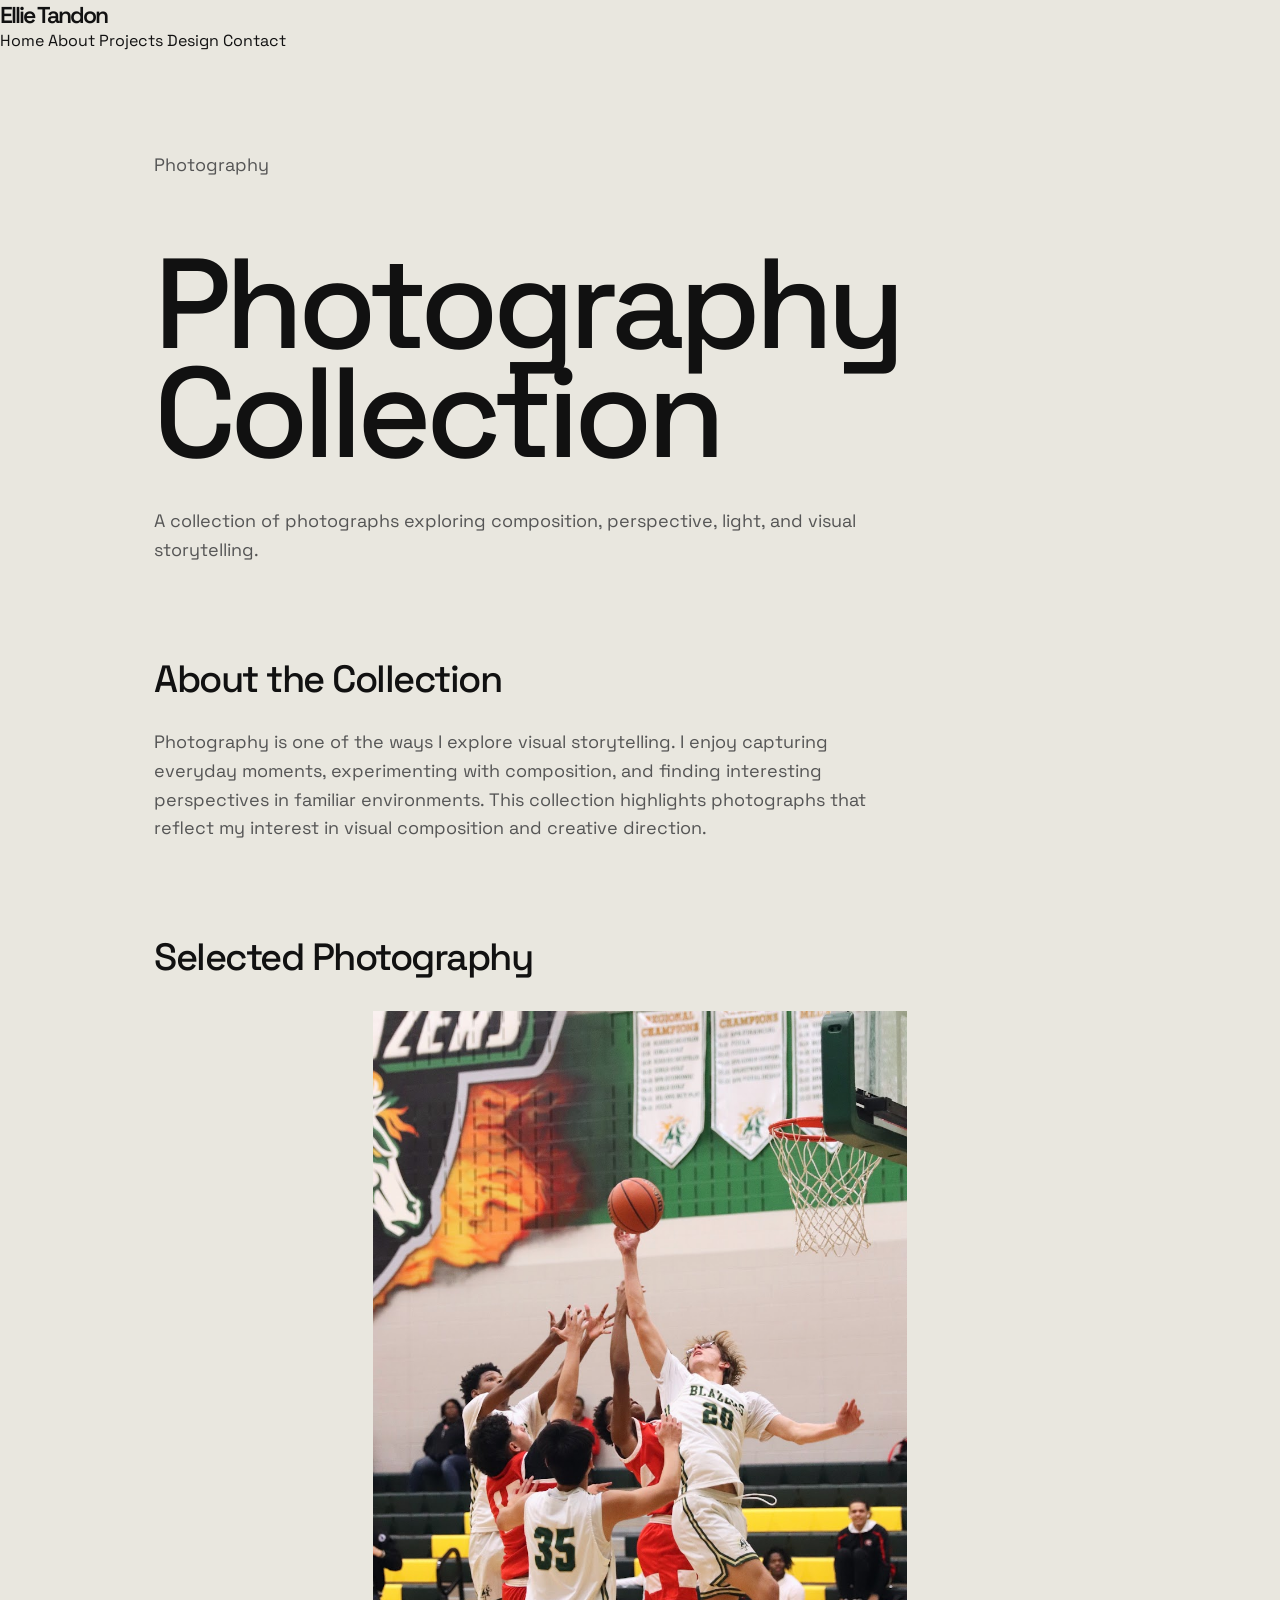
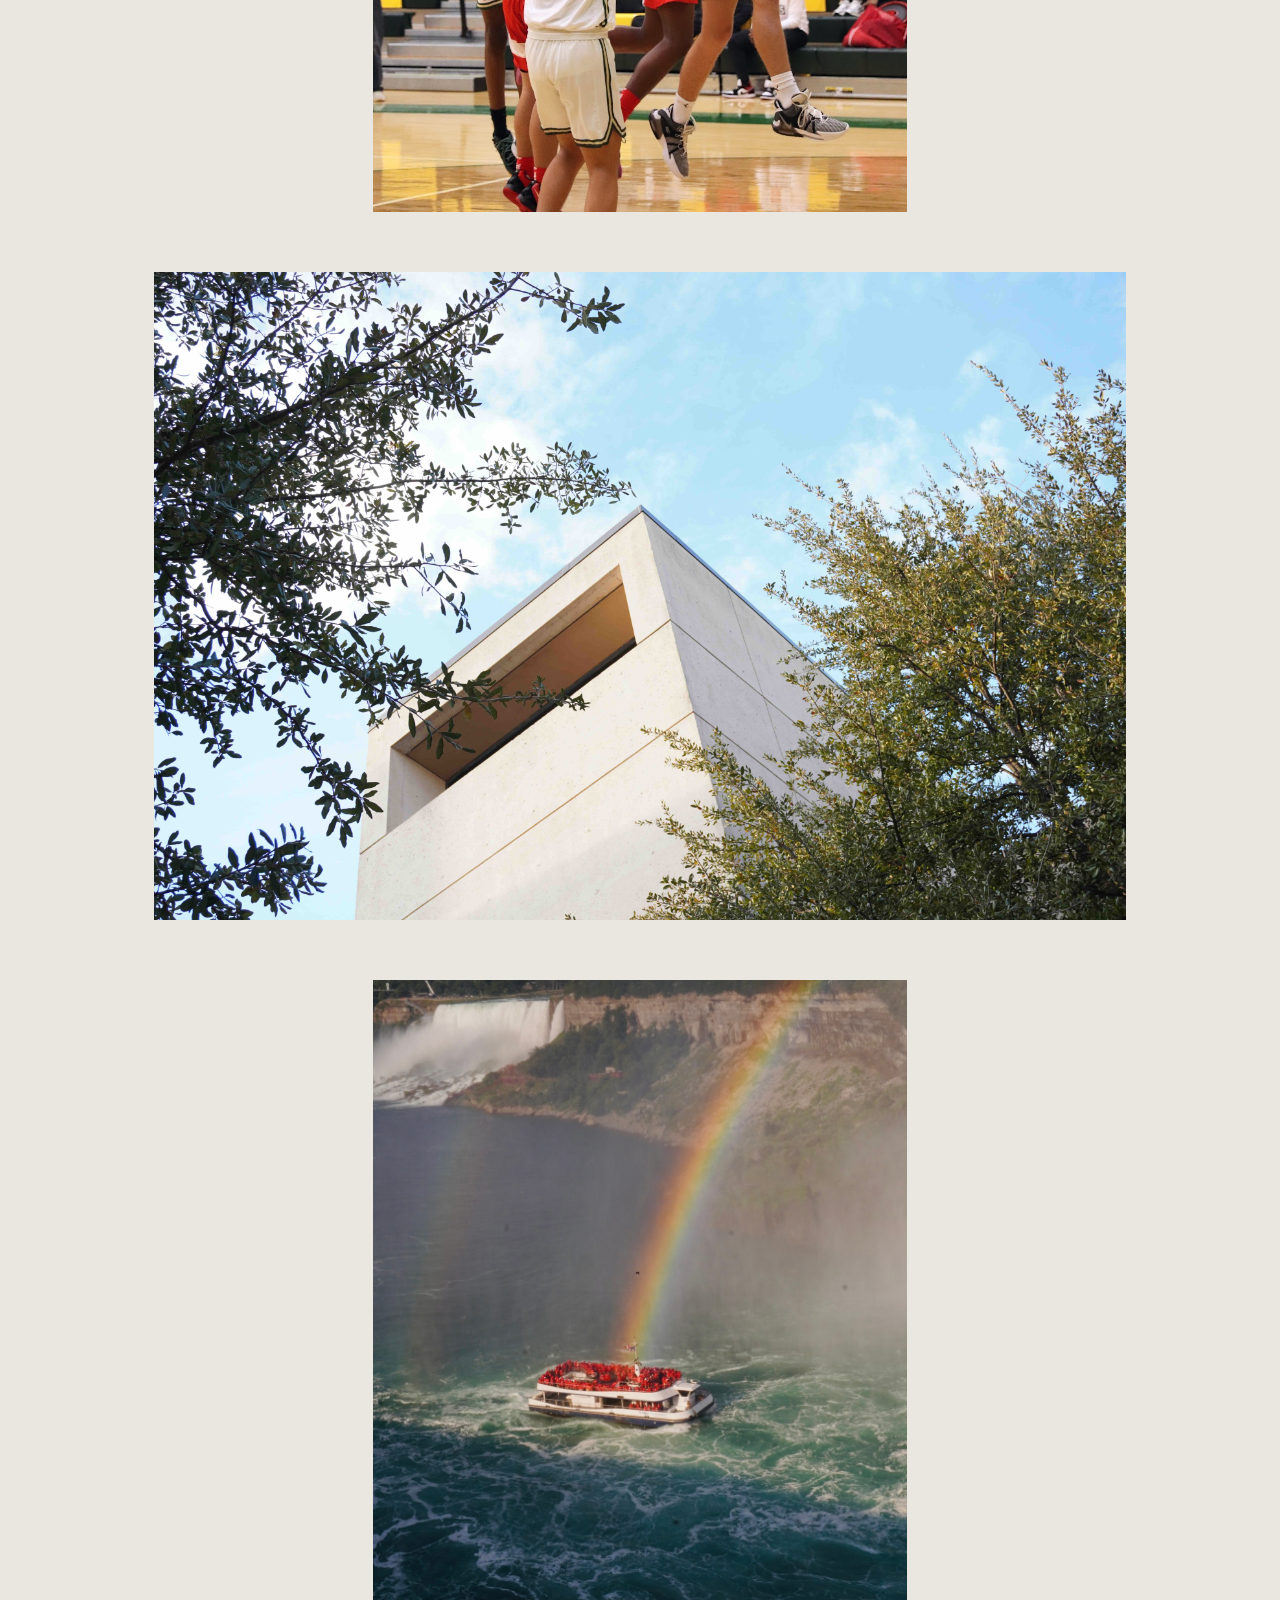
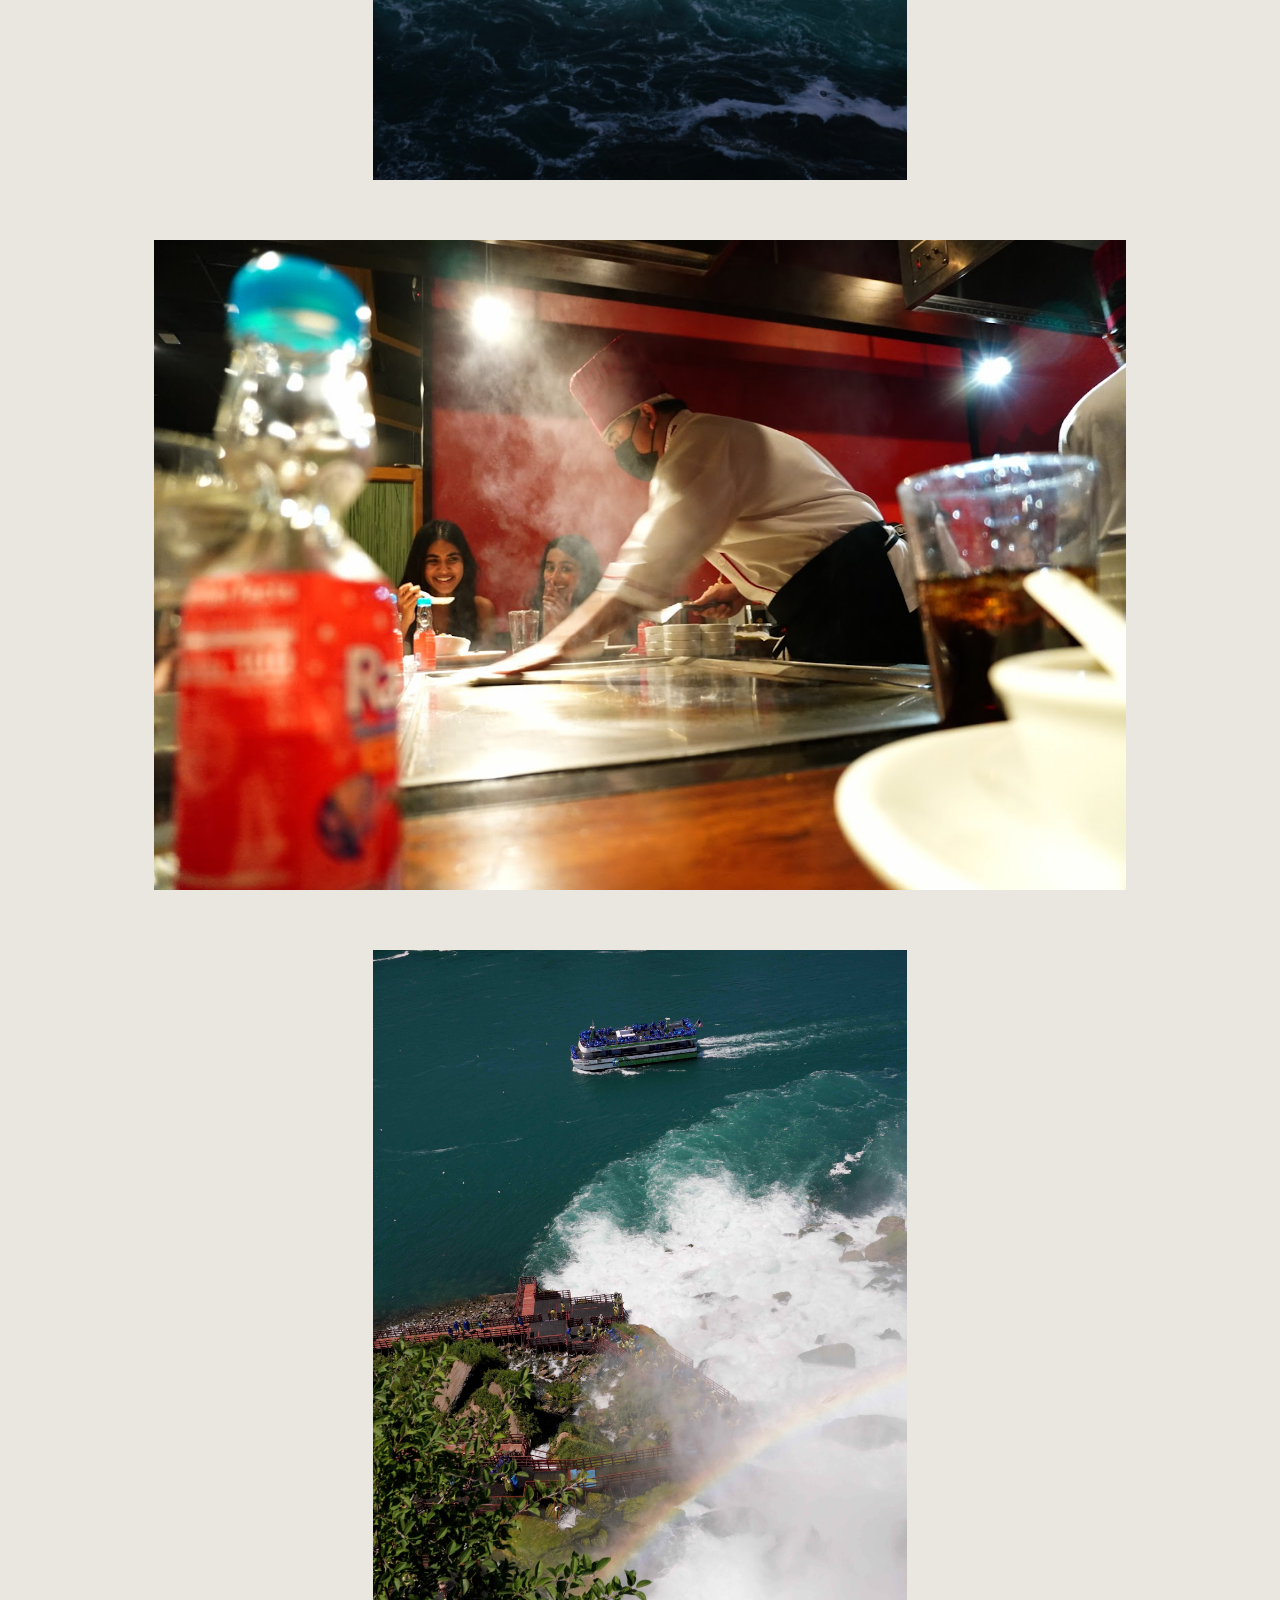
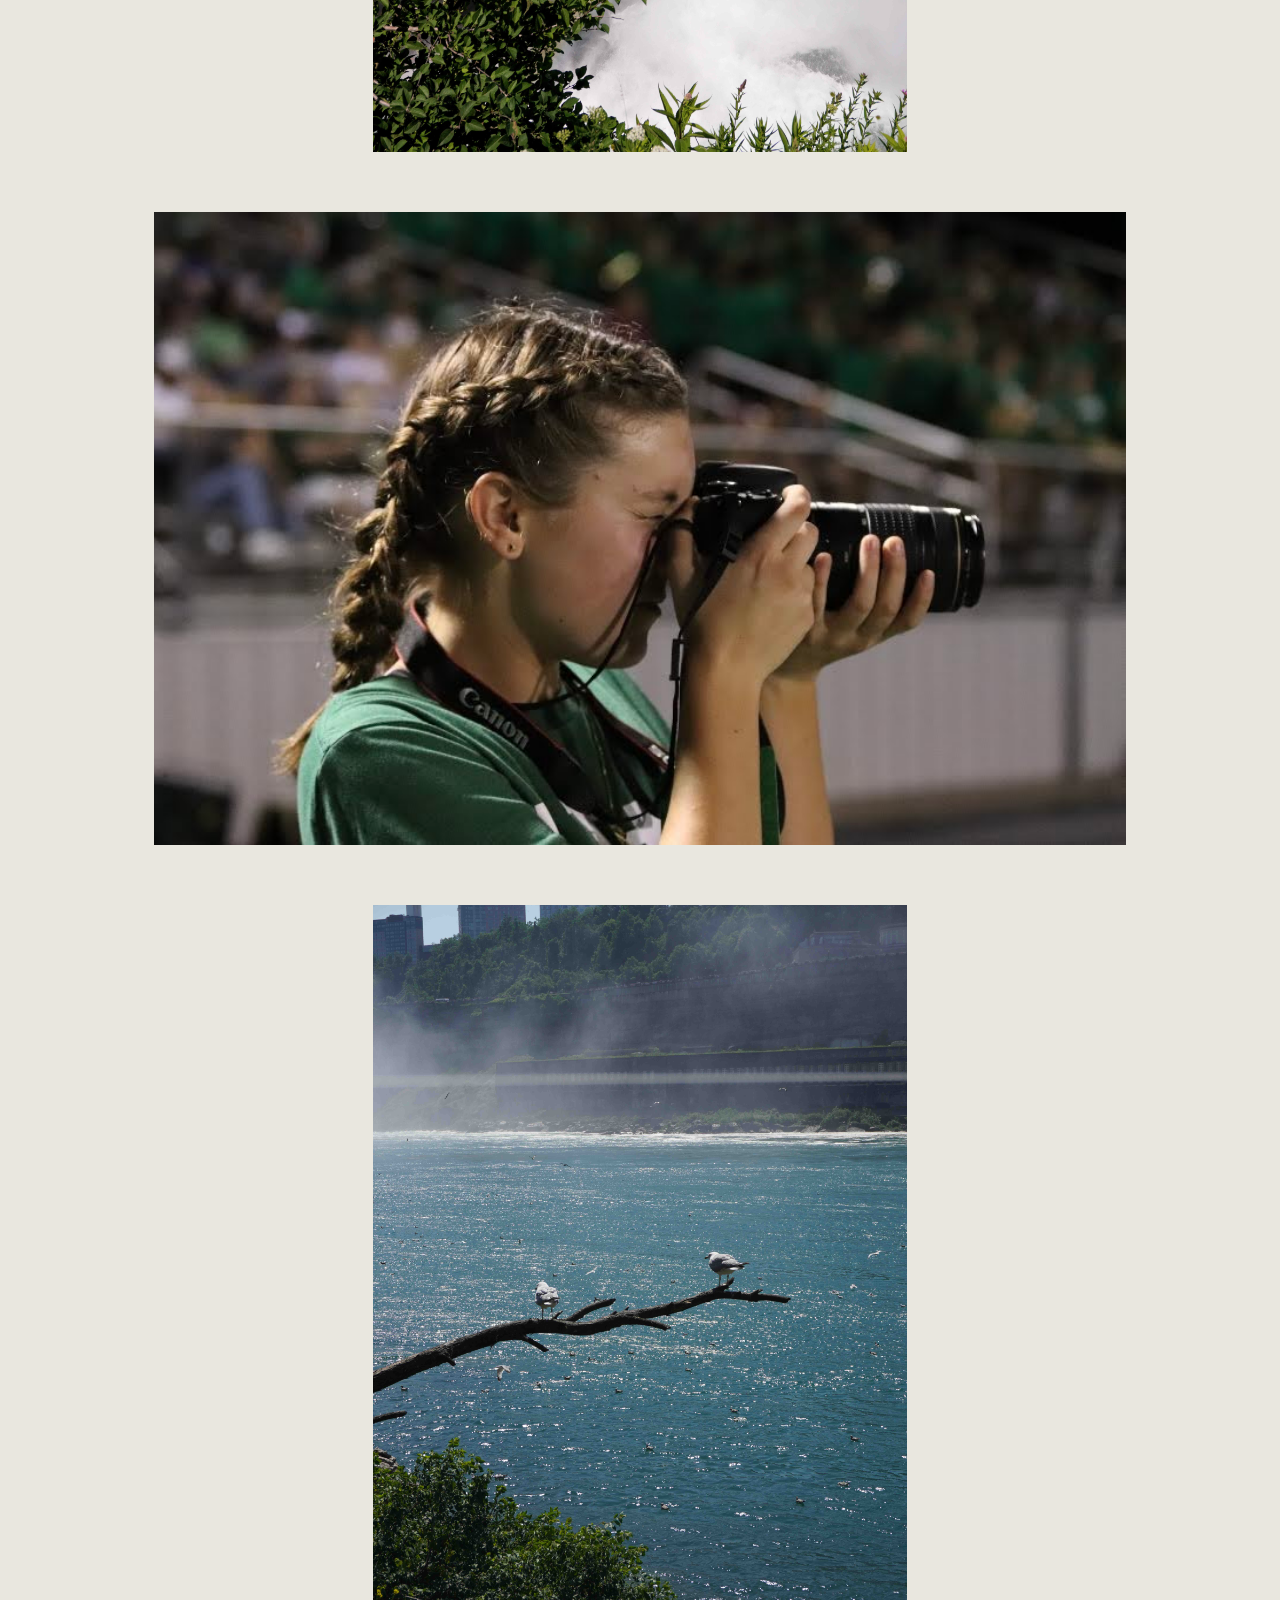
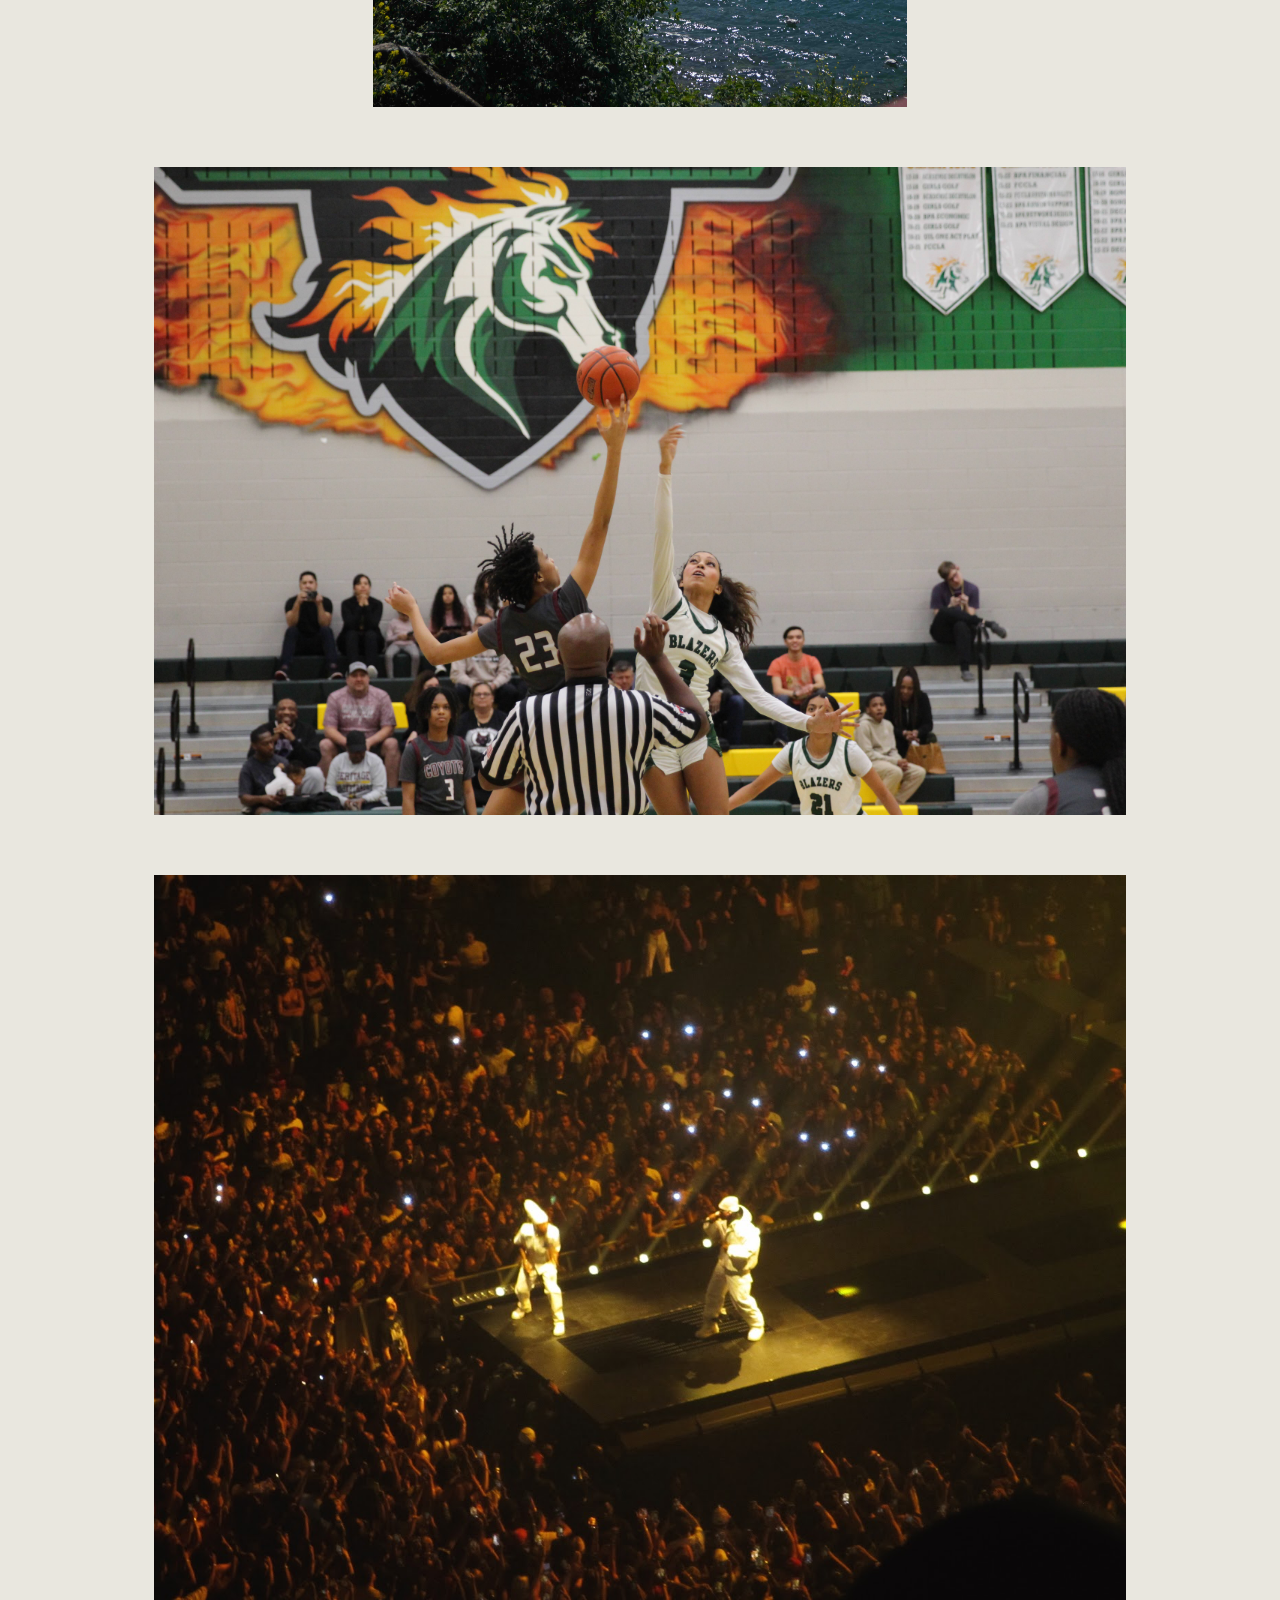
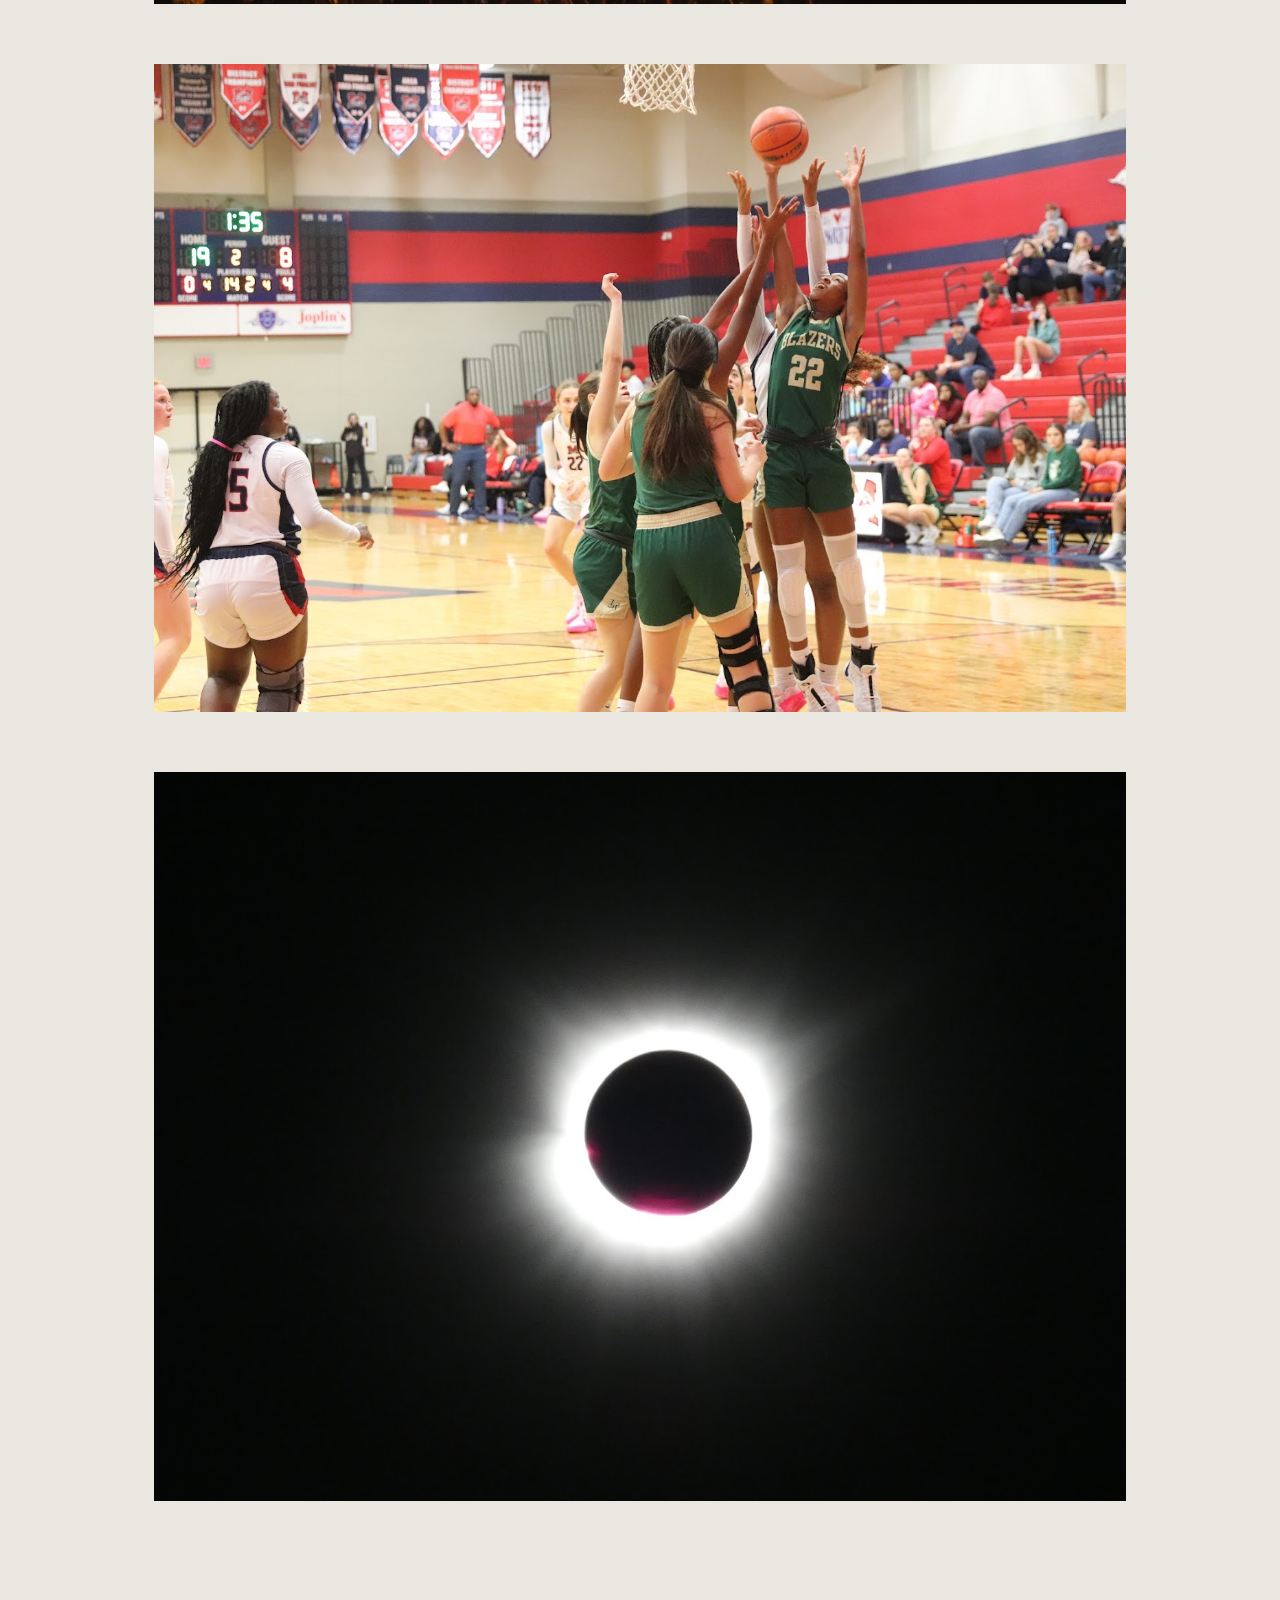
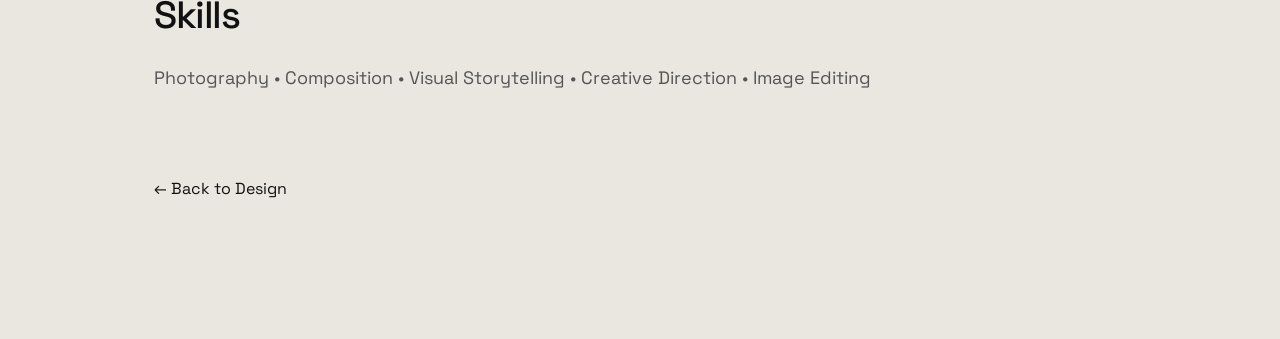
<file: photography.html>
<!DOCTYPE html>

<html lang="en">

<head>

<meta charset="UTF-8">
<meta name="viewport" content="width=device-width, initial-scale=1.0">

<title>Photography | Ellie Tandon</title>

<link rel="stylesheet" href="style.css">

<style>

.photography-intro {
    max-width: 800px;
    line-height: 1.7;
    margin-bottom: 50px;
}

.photo-gallery {
    display: flex;
    flex-direction: column;
    gap: 60px;
    margin-top: 30px;
}

.photo-image {
    display: block;
    height: auto;
}

.photo-image.vertical {
    width: 55%;
    margin: 0 auto;
}

.photo-image.wide {
    width: 100%;
    margin: 0 auto;
}

.back-link {
    display: inline-block;
    margin-top: 60px;
    margin-bottom: 40px;
}

@media (max-width: 700px) {

    .photo-image.vertical {
        width: 85%;
    }

    .photo-image.wide {
        width: 100%;
    }

}

</style>

</head>

<body>

<header>

<nav>

<h2 class="logo">
Ellie Tandon
</h2>

<div class="nav-links">

<a href="index.html">Home</a> <a href="about.html">About</a> <a href="projects.html">Projects</a> <a href="design.html">Design</a> <a href="contact.html">Contact</a>

</div>

</nav>

</header>

<section class="page">

<p class="subtitle">
Photography
</p>

<h1>
Photography Collection
</h1>

<p class="intro">
A collection of photographs exploring composition, perspective,
light, and visual storytelling.
</p>

<h2>
About the Collection
</h2>

<p class="photography-intro">
Photography is one of the ways I explore visual storytelling.
I enjoy capturing everyday moments, experimenting with
composition, and finding interesting perspectives in familiar
environments. This collection highlights photographs that
reflect my interest in visual composition and creative direction.
</p>

<h2>
Selected Photography
</h2>

<div class="photo-gallery">

<img src="images/photography/photolong1.jpeg"
  class="photo-image vertical"
  alt="Photography">

<img src="images/photography/photowide1.jpeg"
  class="photo-image wide"
  alt="Photography">

<img src="images/photography/photolong2.jpeg"
  class="photo-image vertical"
  alt="Photography">

<img src="images/photography/photowide2.jpeg"
  class="photo-image wide"
  alt="Photography">

<img src="images/photography/photolong3.jpeg"
  class="photo-image vertical"
  alt="Photography">

<img src="images/photography/photowide3.jpeg"
  class="photo-image wide"
  alt="Photography">

<img src="images/photography/photolong4.jpeg"
  class="photo-image vertical"
  alt="Photography">

<img src="images/photography/photowide4.jpeg"
  class="photo-image wide"
  alt="Photography">

<img src="images/photography/photowide5.jpeg"
  class="photo-image wide"
  alt="Photography">

<img src="images/photography/photowide6.jpeg"
  class="photo-image wide"
  alt="Photography">

<img src="images/photography/photowide7.jpeg"
  class="photo-image wide"
  alt="Photography">

</div>

<h2>
Skills
</h2>

<p class="photography-intro">
Photography • Composition • Visual Storytelling •
Creative Direction • Image Editing
</p>

<a href="design.html" class="back-link">
← Back to Design
</a>

</section>
<script src="script.js"></script>
</body>

</html>
</file>
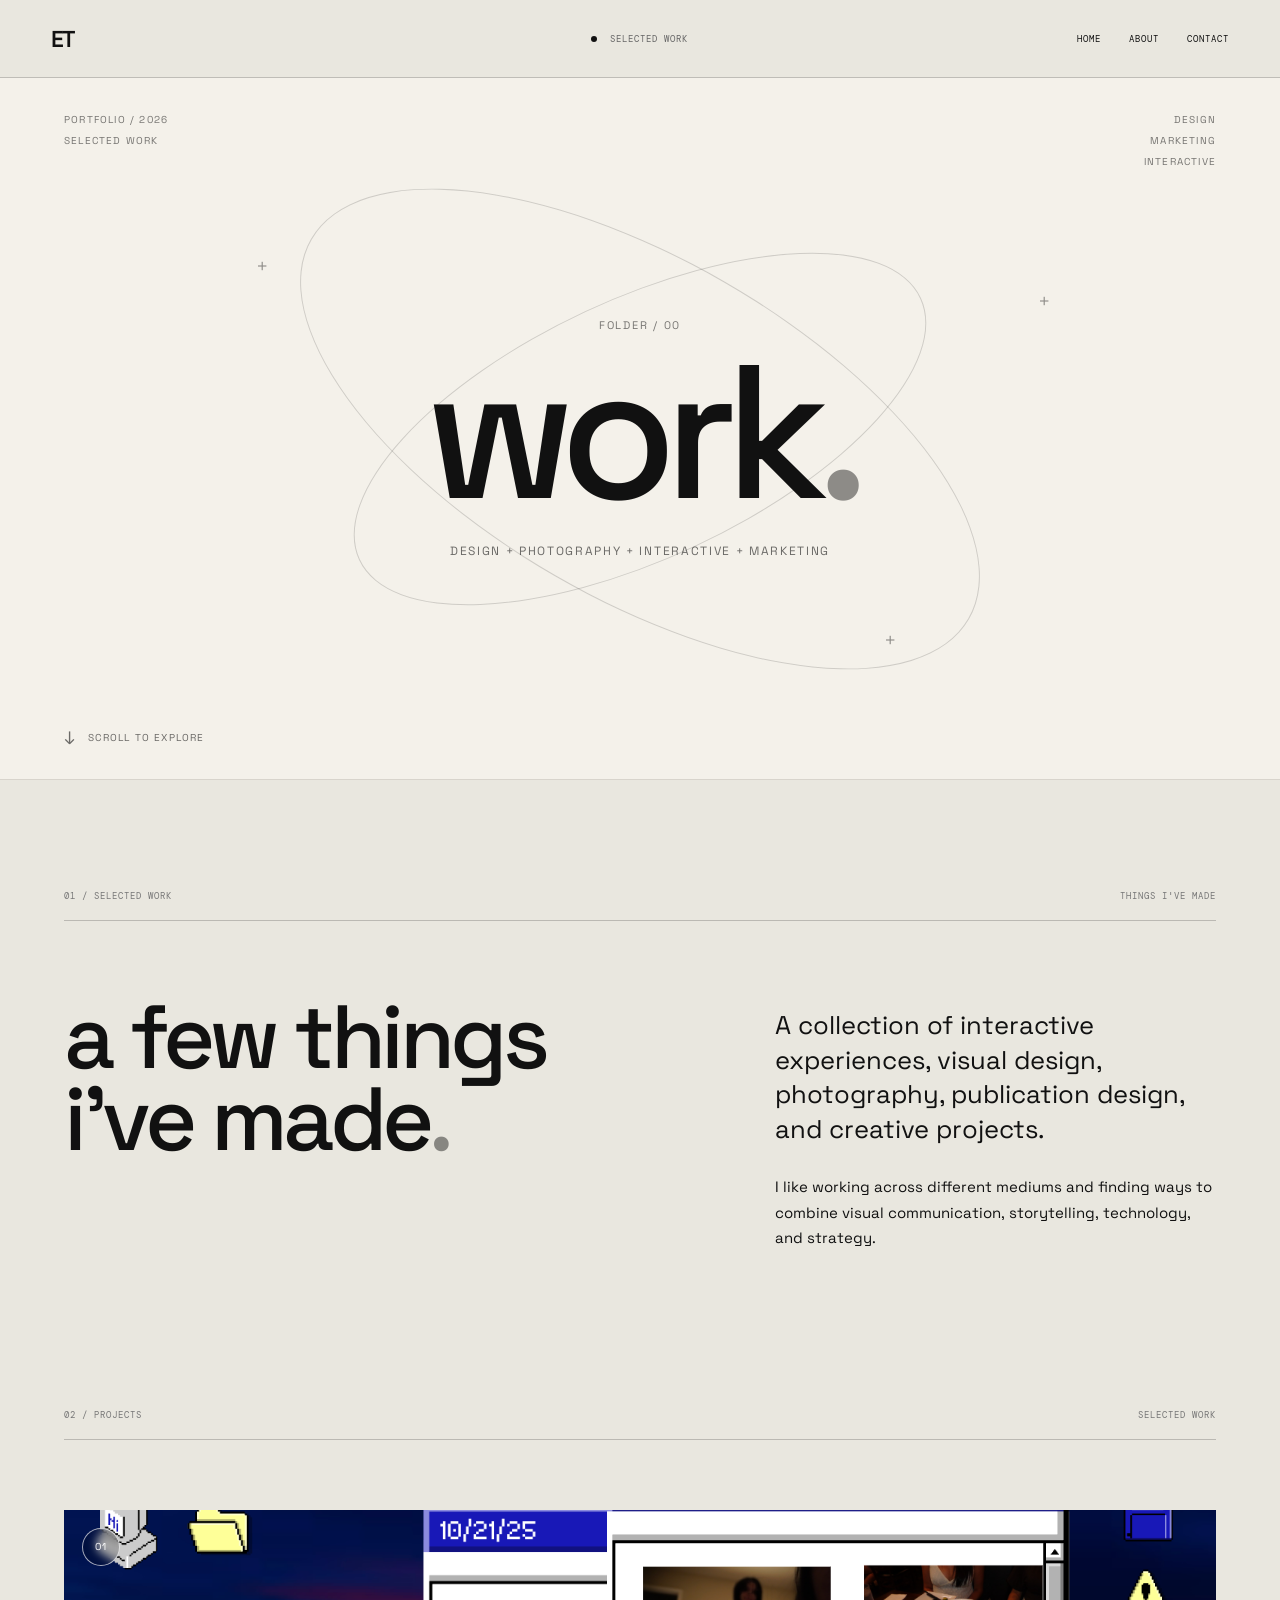
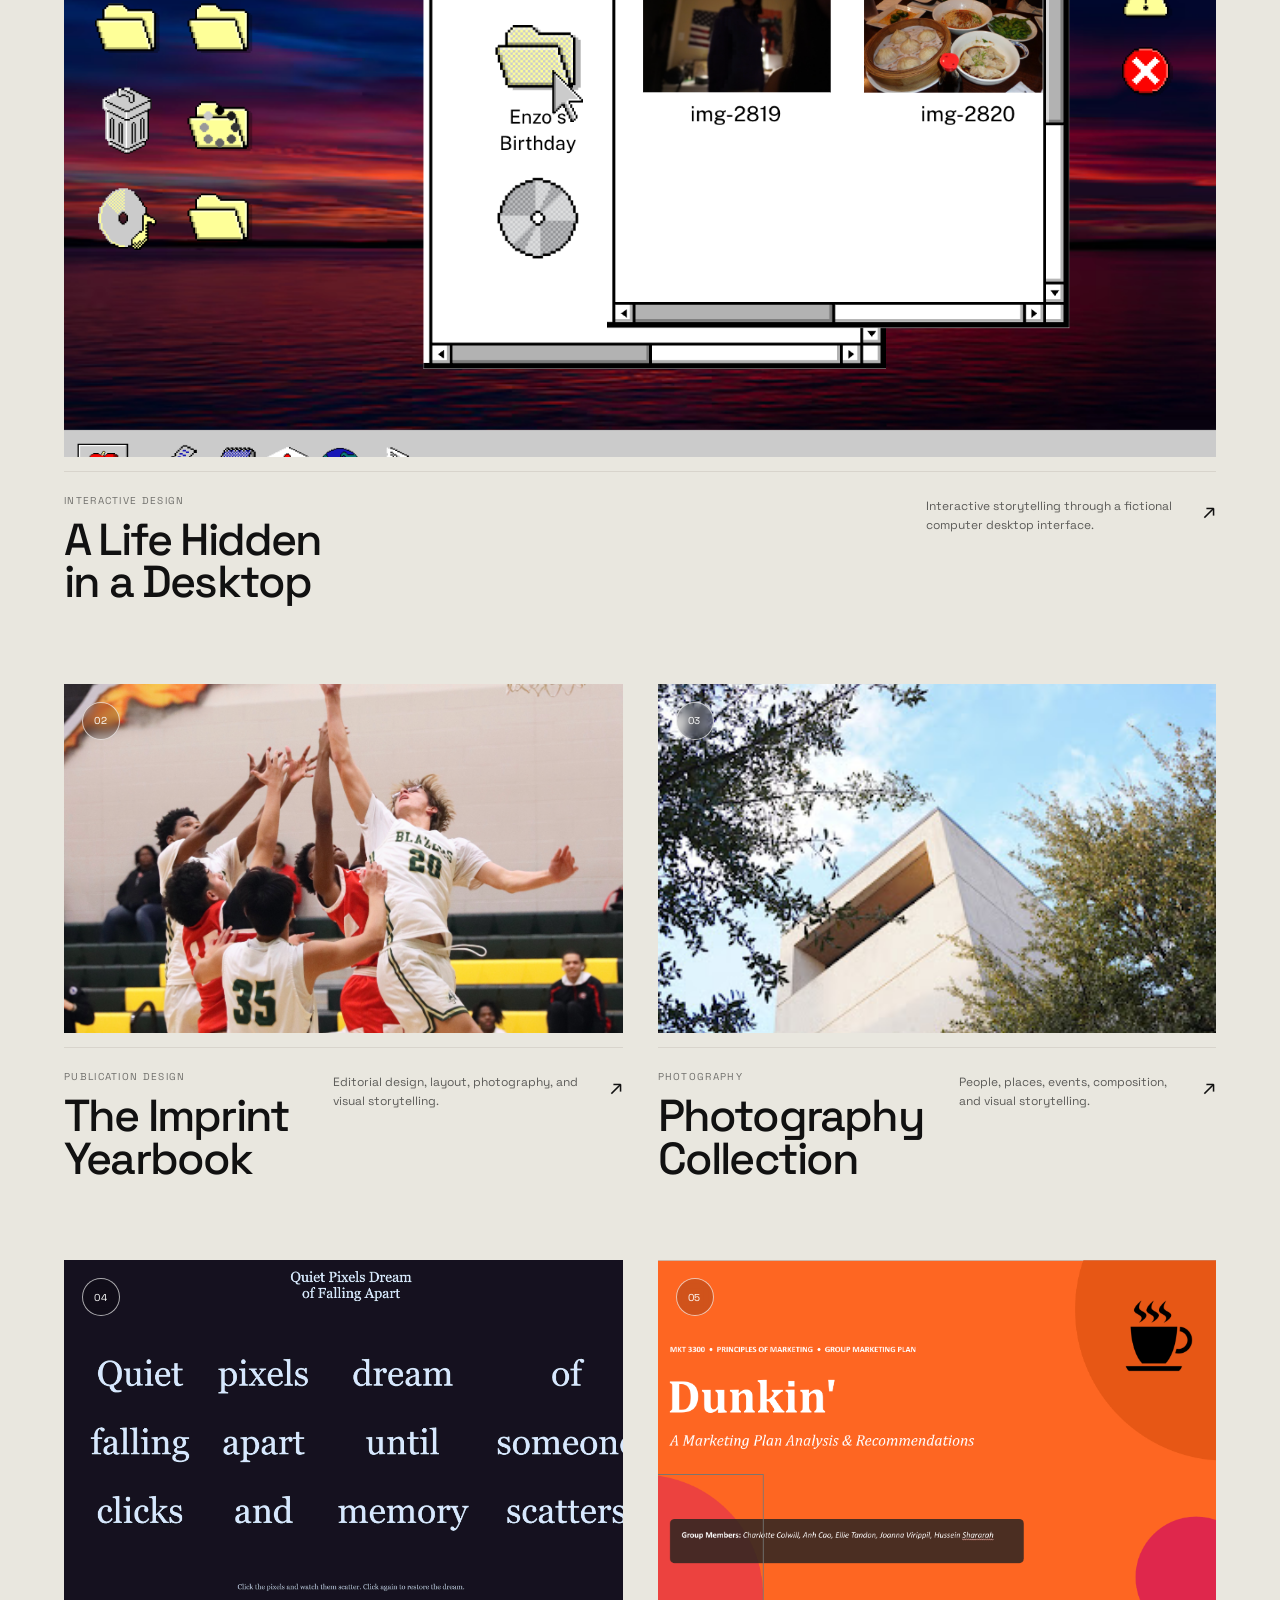
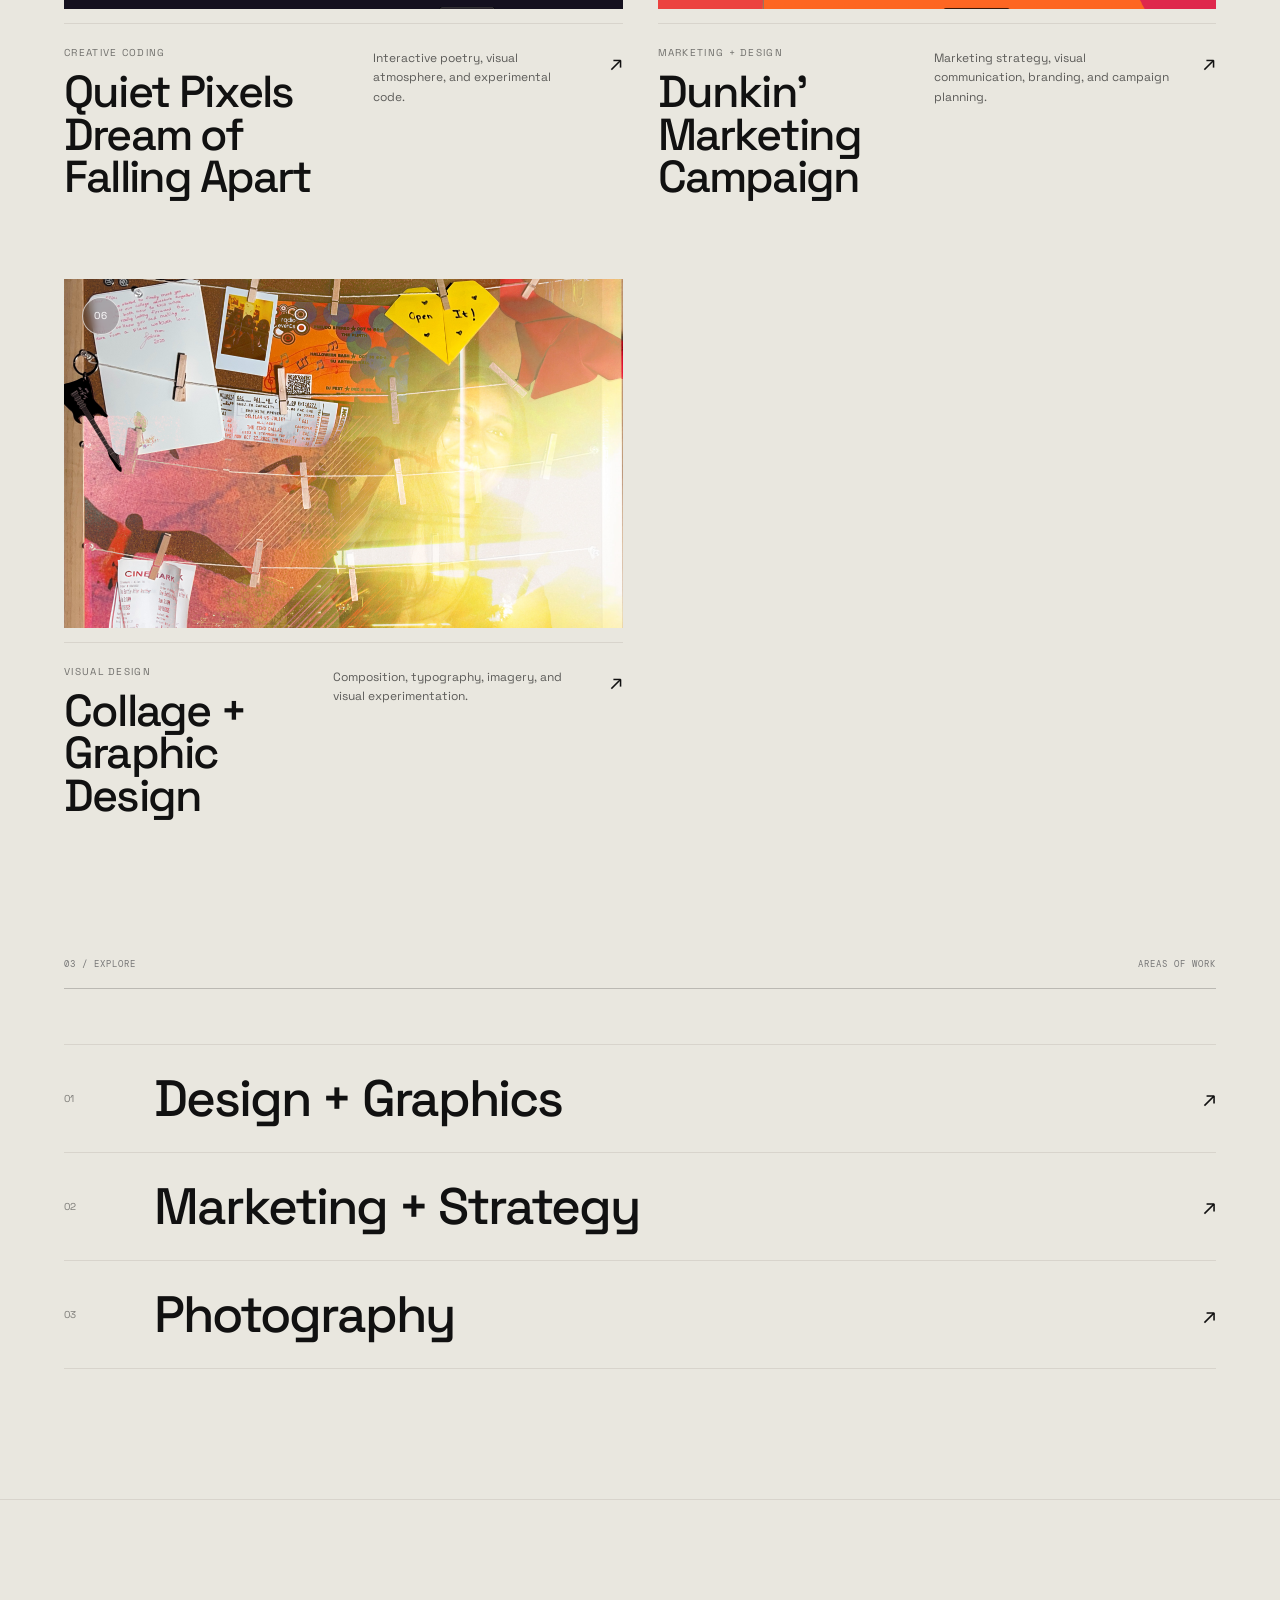
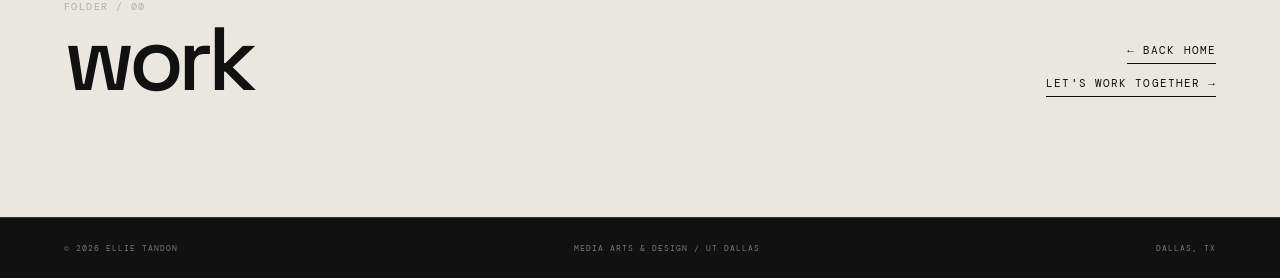
<file: projects.html>
<!DOCTYPE html>
<html lang="en">

<head>
    <meta charset="UTF-8">
    <meta name="viewport" content="width=device-width, initial-scale=1.0">

    <title>selected work — ellie</title>

    <meta
        name="description"
        content="Selected design, photography, interactive, and marketing work by Ellie Tandon."
    >

    <link rel="stylesheet" href="style.css">
</head>

<body>

    <!-- =========================
         LOADING SCREEN
    ========================== -->

    <div class="loading-screen" id="loadingScreen">

        <div class="loader-inner">

            <div class="loader-name">work</div>

            <div class="loader-line">
                <div class="loader-progress" id="loaderProgress"></div>
            </div>

            <div class="loader-status">
                <span>opening folder</span>
                <span id="loaderPercent">0%</span>
            </div>

        </div>

    </div>


    <!-- =========================
         SITE
    ========================== -->

    <div class="site" id="site">


        <!-- =========================
             HEADER
        ========================== -->

        <header class="site-header">

            <a href="index.html" class="logo">
                ET
            </a>

            <div class="header-status">

                <span class="status-dot"></span>

                selected work

            </div>

            <nav>

                <a href="index.html">
                    home
                </a>

                <a href="about.html">
                    about
                </a>

                <a href="contact.html">
                    contact
                </a>

            </nav>

        </header>



        <main>


            <!-- =========================
                 WORK HERO
            ========================== -->

            <section class="work-hero">

                <div class="work-hero-meta work-hero-meta-left">

                    <span>portfolio / 2026</span>
                    <span>selected work</span>

                </div>


                <div class="work-hero-meta work-hero-meta-right">

                    <span>design</span>
                    <span>marketing</span>
                    <span>interactive</span>

                </div>


                <!-- Decorative elements -->

                <div class="work-orbit work-orbit-one"></div>
                <div class="work-orbit work-orbit-two"></div>

                <div class="work-cross work-cross-one">+</div>
                <div class="work-cross work-cross-two">+</div>
                <div class="work-cross work-cross-three">+</div>


                <!-- Title -->

                <div class="work-hero-center">

                    <span class="work-eyebrow">
                        folder / 00
                    </span>

                    <h1>
                        work<span>.</span>
                    </h1>

                    <p>
                        design + photography + interactive + marketing
                    </p>

                </div>


                <div class="work-scroll">
                    <span>↓</span>
                    <span>scroll to explore</span>
                </div>

            </section>



            <!-- =========================
                 INTRO
            ========================== -->

            <section class="work-intro">

                <div class="section-top">

                    <span>01 / selected work</span>

                    <span>things i've made</span>

                </div>


                <div class="work-intro-grid">

                    <h2>
                        a few things<br>
                        i've made<span>.</span>
                    </h2>


                    <div class="work-intro-copy">

                        <p class="work-intro-lead">

                            A collection of interactive
                            experiences, visual design,
                            photography, publication design,
                            and creative projects.

                        </p>

                        <p>

                            I like working across different
                            mediums and finding ways to combine
                            visual communication, storytelling,
                            technology, and strategy.

                        </p>

                    </div>

                </div>

            </section>



            <!-- =========================
                 PROJECTS
            ========================== -->

            <section class="work-projects">

                <div class="section-top">

                    <span>02 / projects</span>

                    <span>selected work</span>

                </div>


                <div class="work-grid">


                    <!-- PROJECT 01 -->

                    <a
                        href="desktop-narrative.html"
                        class="work-card work-card-large"
                    >

                        <div class="work-card-image">

                            <img
                                src="images/desktop-narrative.png"
                                alt="A Life Hidden in a Desktop"
                            >

                            <span class="work-card-number">
                                01
                            </span>

                        </div>


                        <div class="work-card-info">

                            <div>

                                <span class="work-card-label">
                                    interactive design
                                </span>

                                <h3>
                                    A Life Hidden<br>
                                    in a Desktop
                                </h3>

                            </div>


                            <div class="work-card-description">

                                <p>
                                    Interactive storytelling
                                    through a fictional computer
                                    desktop interface.
                                </p>

                                <span class="work-card-arrow">
                                    ↗
                                </span>

                            </div>

                        </div>

                    </a>



                    <!-- PROJECT 02 -->

                    <a
                        href="yearbook.html"
                        class="work-card"
                    >

                        <div class="work-card-image">

                            <img
                                src="images/yearbook.png"
                                alt="The Imprint Yearbook"
                            >

                            <span class="work-card-number">
                                02
                            </span>

                        </div>


                        <div class="work-card-info">

                            <div>

                                <span class="work-card-label">
                                    publication design
                                </span>

                                <h3>
                                    The Imprint<br>
                                    Yearbook
                                </h3>

                            </div>


                            <div class="work-card-description">

                                <p>
                                    Editorial design, layout,
                                    photography, and visual
                                    storytelling.
                                </p>

                                <span class="work-card-arrow">
                                    ↗
                                </span>

                            </div>

                        </div>

                    </a>



                    <!-- PROJECT 03 -->

                    <a
                        href="photography.html"
                        class="work-card"
                    >

                        <div class="work-card-image">

                            <img
                                src="images/photography.jpg"
                                alt="Photography collection"
                            >

                            <span class="work-card-number">
                                03
                            </span>

                        </div>


                        <div class="work-card-info">

                            <div>

                                <span class="work-card-label">
                                    photography
                                </span>

                                <h3>
                                    Photography<br>
                                    Collection
                                </h3>

                            </div>


                            <div class="work-card-description">

                                <p>
                                    People, places, events,
                                    composition, and visual
                                    storytelling.
                                </p>

                                <span class="work-card-arrow">
                                    ↗
                                </span>

                            </div>

                        </div>

                    </a>



                    <!-- PROJECT 04 -->

                    <a
                        href="quiet-pixels.html"
                        class="work-card"
                    >

                        <div class="work-card-image">

                            <img
                                src="images/quiet-pixels.png"
                                alt="Quiet Pixels Dream of Falling Apart"
                            >

                            <span class="work-card-number">
                                04
                            </span>

                        </div>


                        <div class="work-card-info">

                            <div>

                                <span class="work-card-label">
                                    creative coding
                                </span>

                                <h3>
                                    Quiet Pixels<br>
                                    Dream of Falling Apart
                                </h3>

                            </div>


                            <div class="work-card-description">

                                <p>
                                    Interactive poetry,
                                    visual atmosphere,
                                    and experimental code.
                                </p>

                                <span class="work-card-arrow">
                                    ↗
                                </span>

                            </div>

                        </div>

                    </a>



                    <!-- PROJECT 05 -->

                    <a
                        href="dunkin.html"
                        class="work-card"
                    >

                        <div class="work-card-image">

                            <img
                                src="images/dunkin.png"
                                alt="Dunkin marketing campaign"
                            >

                            <span class="work-card-number">
                                05
                            </span>

                        </div>


                        <div class="work-card-info">

                            <div>

                                <span class="work-card-label">
                                    marketing + design
                                </span>

                                <h3>
                                    Dunkin'<br>
                                    Marketing Campaign
                                </h3>

                            </div>


                            <div class="work-card-description">

                                <p>
                                    Marketing strategy,
                                    visual communication,
                                    branding, and campaign
                                    planning.
                                </p>

                                <span class="work-card-arrow">
                                    ↗
                                </span>

                            </div>

                        </div>

                    </a>



                    <!-- PROJECT 06 -->

                    <a
                        href="design.html"
                        class="work-card"
                    >

                        <div class="work-card-image">

                            <img
                                src="images/collage-design.jpg"
                                alt="Collage and graphic design project"
                            >

                            <span class="work-card-number">
                                06
                            </span>

                        </div>


                        <div class="work-card-info">

                            <div>

                                <span class="work-card-label">
                                    visual design
                                </span>

                                <h3>
                                    Collage +<br>
                                    Graphic Design
                                </h3>

                            </div>


                            <div class="work-card-description">

                                <p>
                                    Composition, typography,
                                    imagery, and visual
                                    experimentation.
                                </p>

                                <span class="work-card-arrow">
                                    ↗
                                </span>

                            </div>

                        </div>

                    </a>

                </div>

            </section>



            <!-- =========================
                 CATEGORIES
            ========================== -->

            <section class="work-categories">

                <div class="section-top">

                    <span>03 / explore</span>

                    <span>areas of work</span>

                </div>


                <div class="work-category-list">

                    <a href="design.html">

                        <span>01</span>

                        <h3>
                            Design + Graphics
                        </h3>

                        <span>↗</span>

                    </a>


                    <a href="marketing.html">

                        <span>02</span>

                        <h3>
                            Marketing + Strategy
                        </h3>

                        <span>↗</span>

                    </a>


                    <a href="photography.html">

                        <span>03</span>

                        <h3>
                            Photography
                        </h3>

                        <span>↗</span>

                    </a>

                </div>

            </section>



            <!-- =========================
                 END
            ========================== -->

            <section class="work-end">

                <div class="end-folder">

                    <span>
                        folder / 00
                    </span>

                    <strong>
                        work
                    </strong>

                </div>


                <div class="end-links">

                    <a href="index.html">
                        ← back home
                    </a>

                    <a href="contact.html">
                        let's work together →
                    </a>

                </div>

            </section>


        </main>



        <!-- =========================
             FOOTER
        ========================== -->

        <footer>

            <span>
                © 2026 Ellie Tandon
            </span>

            <span>
                Media Arts & Design / UT Dallas
            </span>

            <span>
                Dallas, TX
            </span>

        </footer>

    </div>



    <!-- =========================
         LOADING SCRIPT
    ========================== -->

    <script>

        const loadingScreen =
            document.getElementById("loadingScreen");

        const site =
            document.getElementById("site");

        const loaderProgress =
            document.getElementById("loaderProgress");

        const loaderPercent =
            document.getElementById("loaderPercent");


        let progress = 0;


        const loader = setInterval(() => {

            progress += Math.floor(Math.random() * 8) + 3;


            if (progress >= 100) {

                progress = 100;

                clearInterval(loader);

                loaderProgress.style.width = "100%";

                loaderPercent.textContent = "100%";


                setTimeout(() => {

                    loadingScreen.classList.add("hidden");

                    site.classList.add("visible");

                }, 300);


            } else {

                loaderProgress.style.width =
                    progress + "%";

                loaderPercent.textContent =
                    progress + "%";

            }

        }, 80);

    </script>

</body>

</html>
</file>
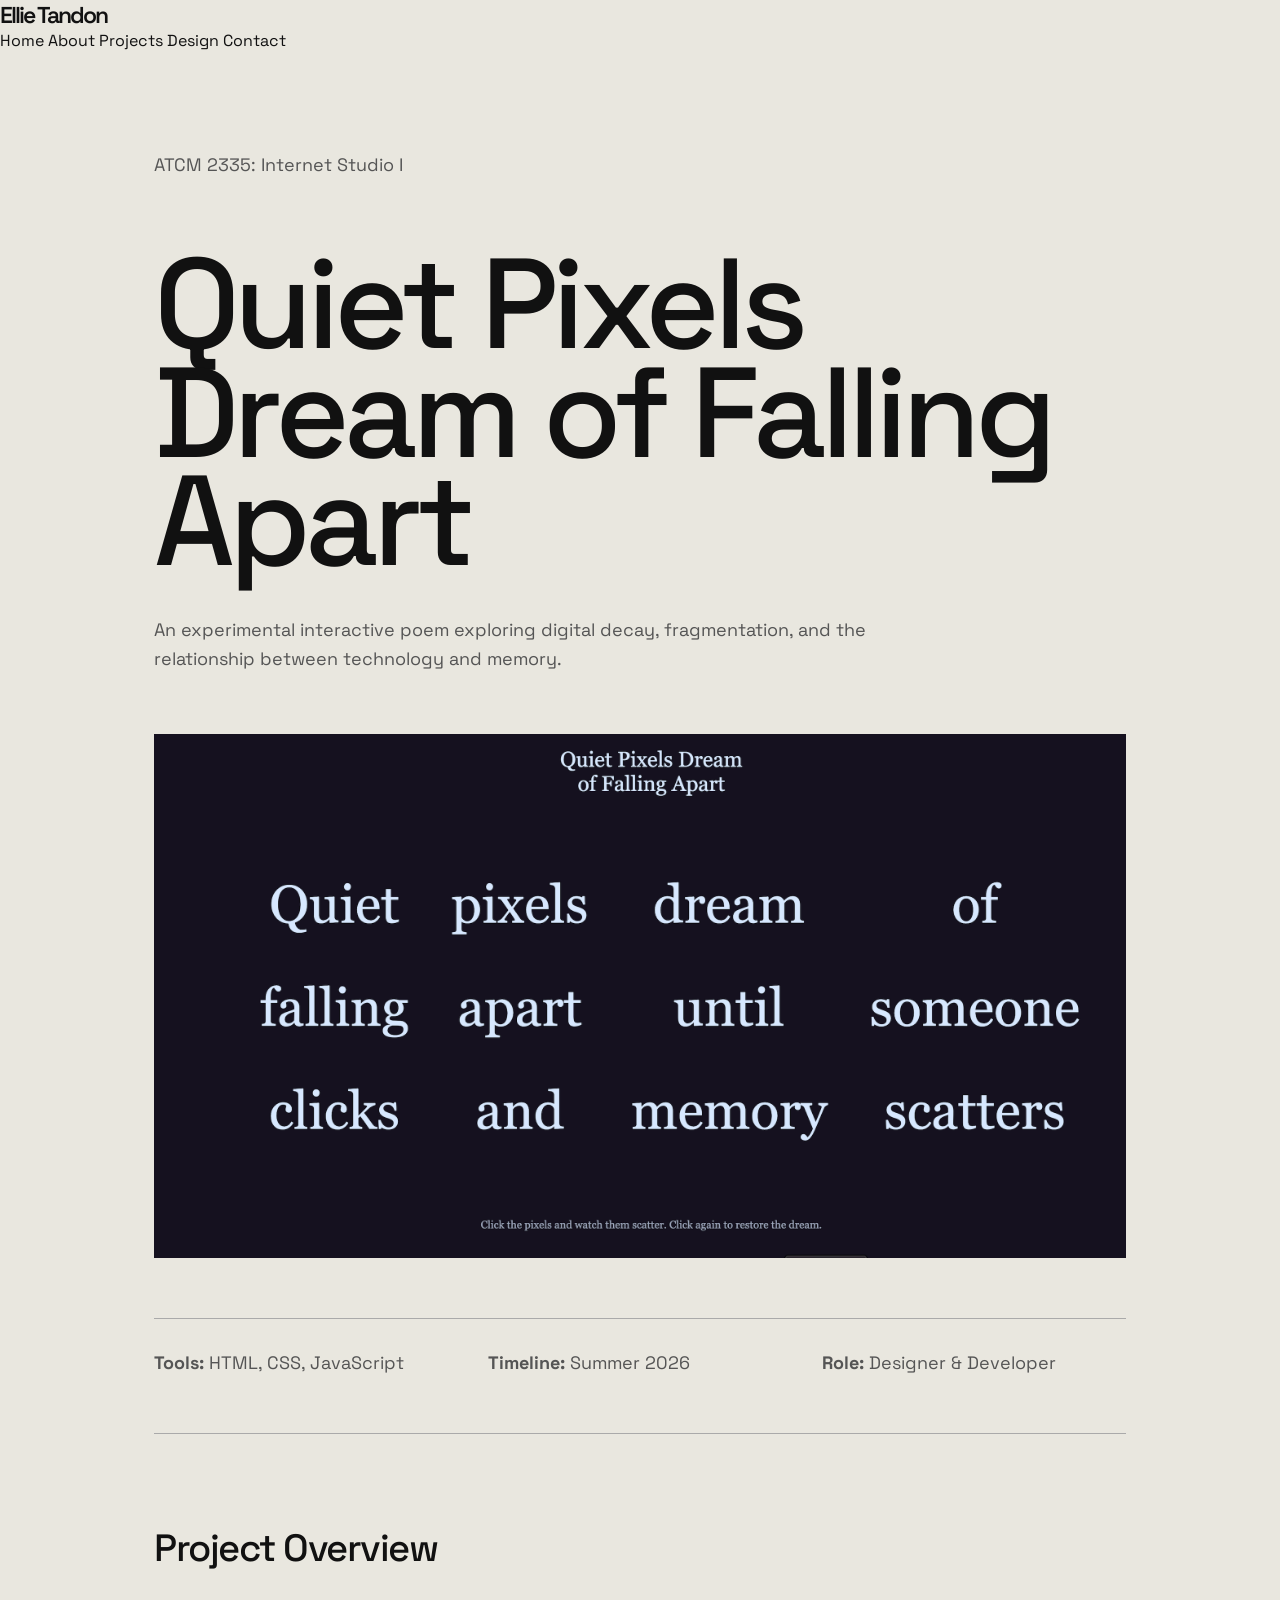
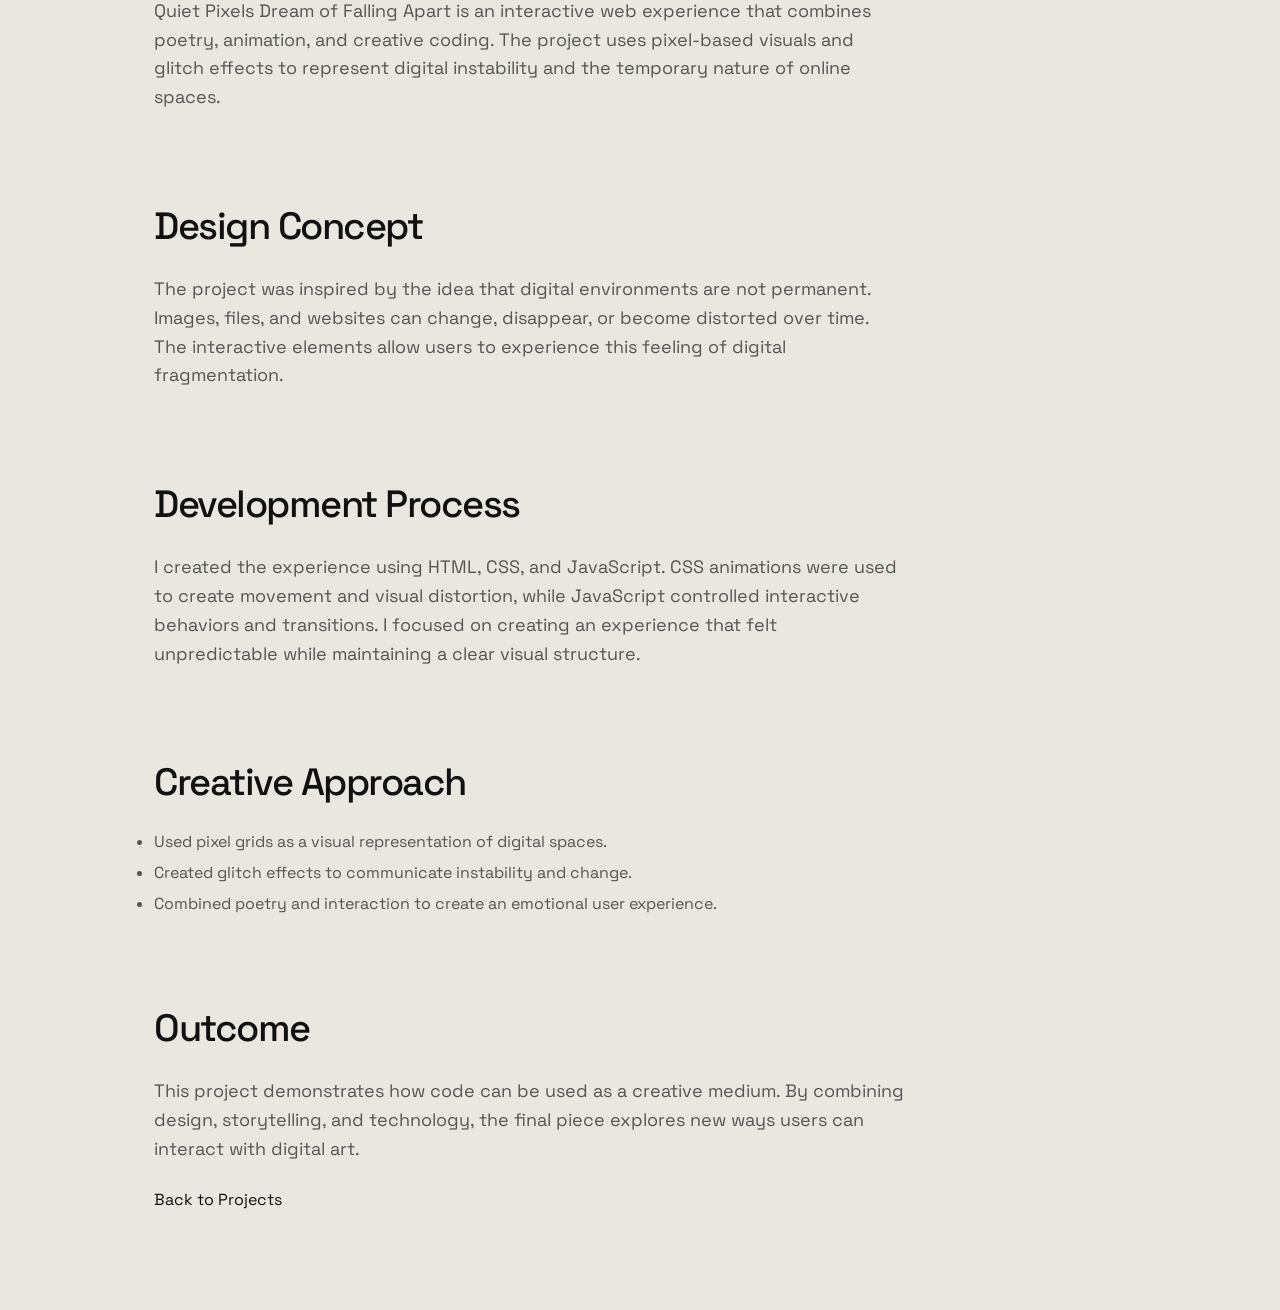
<file: quiet-pixels.html>
<!DOCTYPE html>
<html lang="en">


<head>

<meta charset="UTF-8">
<meta name="viewport" content="width=device-width, initial-scale=1.0">

<title>Quiet Pixels Dream of Falling Apart | Ellie Tandon</title>

<link rel="stylesheet" href="style.css">

</head>



<body>



<header>

<nav>

<h2 class="logo">
Ellie Tandon
</h2>


<div class="nav-links">

<a href="index.html">Home</a>
<a href="about.html">About</a>
<a href="projects.html">Projects</a>
<a href="design.html">Design</a>
<a href="contact.html">Contact</a>

</div>

</nav>

</header>





<section class="case-study">



<p class="subtitle">
ATCM 2335: Internet Studio I
</p>



<h1>
Quiet Pixels Dream of Falling Apart
</h1>



<p class="intro">
An experimental interactive poem exploring digital decay,
fragmentation, and the relationship between technology and memory.
</p>





<img src="images/quiet-pixels.png" class="hero-image">





<div class="project-info">


<p>
<strong>Tools:</strong> HTML, CSS, JavaScript
</p>


<p>
<strong>Timeline:</strong> Summer 2026
</p>


<p>
<strong>Role:</strong> Designer & Developer
</p>


</div>







<h2>
Project Overview
</h2>


<p>
Quiet Pixels Dream of Falling Apart is an interactive web experience
that combines poetry, animation, and creative coding. The project uses
pixel-based visuals and glitch effects to represent digital instability
and the temporary nature of online spaces.
</p>






<h2>
Design Concept
</h2>


<p>
The project was inspired by the idea that digital environments are not
permanent. Images, files, and websites can change, disappear, or become
distorted over time. The interactive elements allow users to experience
this feeling of digital fragmentation.
</p>






<h2>
Development Process
</h2>


<p>
I created the experience using HTML, CSS, and JavaScript. CSS animations
were used to create movement and visual distortion, while JavaScript
controlled interactive behaviors and transitions. I focused on creating
an experience that felt unpredictable while maintaining a clear visual
structure.
</p>






<h2>
Creative Approach
</h2>


<ul>

<li>Used pixel grids as a visual representation of digital spaces.</li>

<li>Created glitch effects to communicate instability and change.</li>

<li>Combined poetry and interaction to create an emotional user experience.</li>

</ul>







<h2>
Outcome
</h2>


<p>
This project demonstrates how code can be used as a creative medium.
By combining design, storytelling, and technology, the final piece
explores new ways users can interact with digital art.
</p>





<a href="projects.html" class="button">
Back to Projects
</a>



</section>

<script src="script.js"></script>
</body>

</html>
</file>
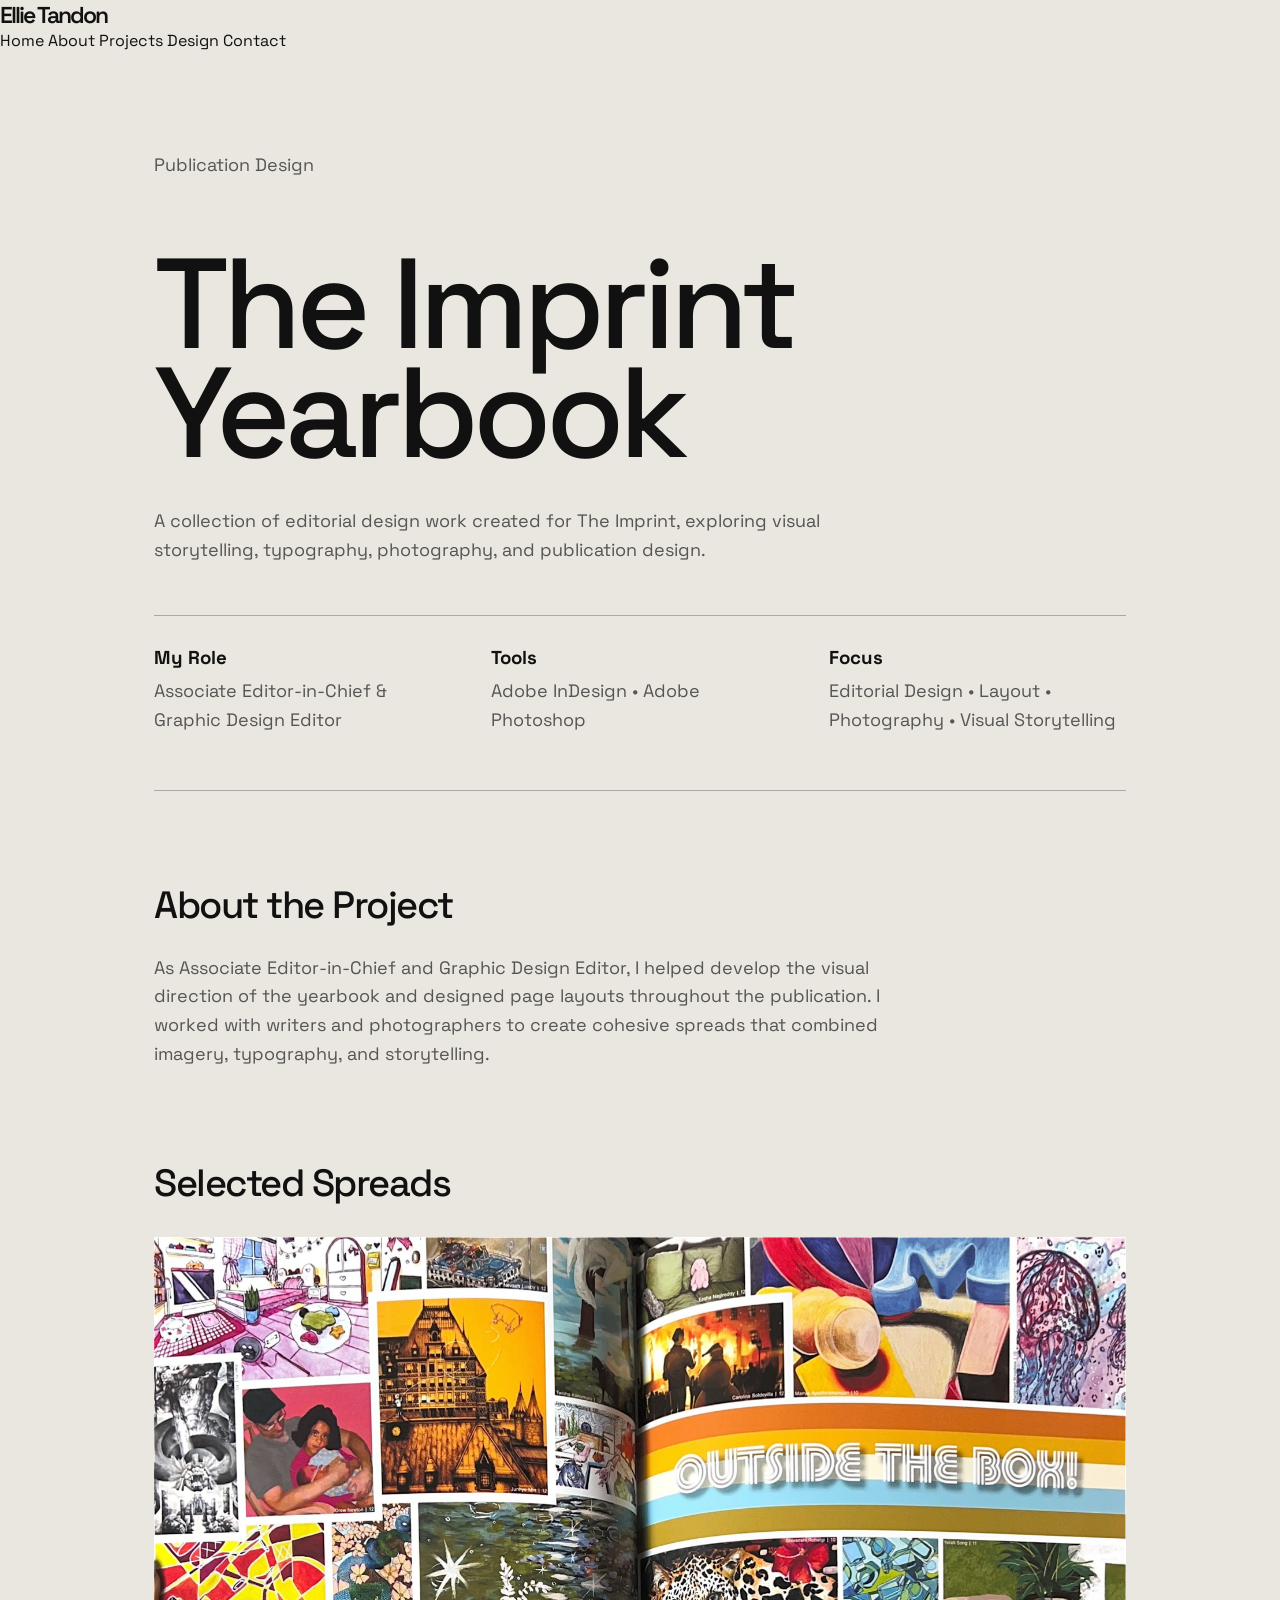
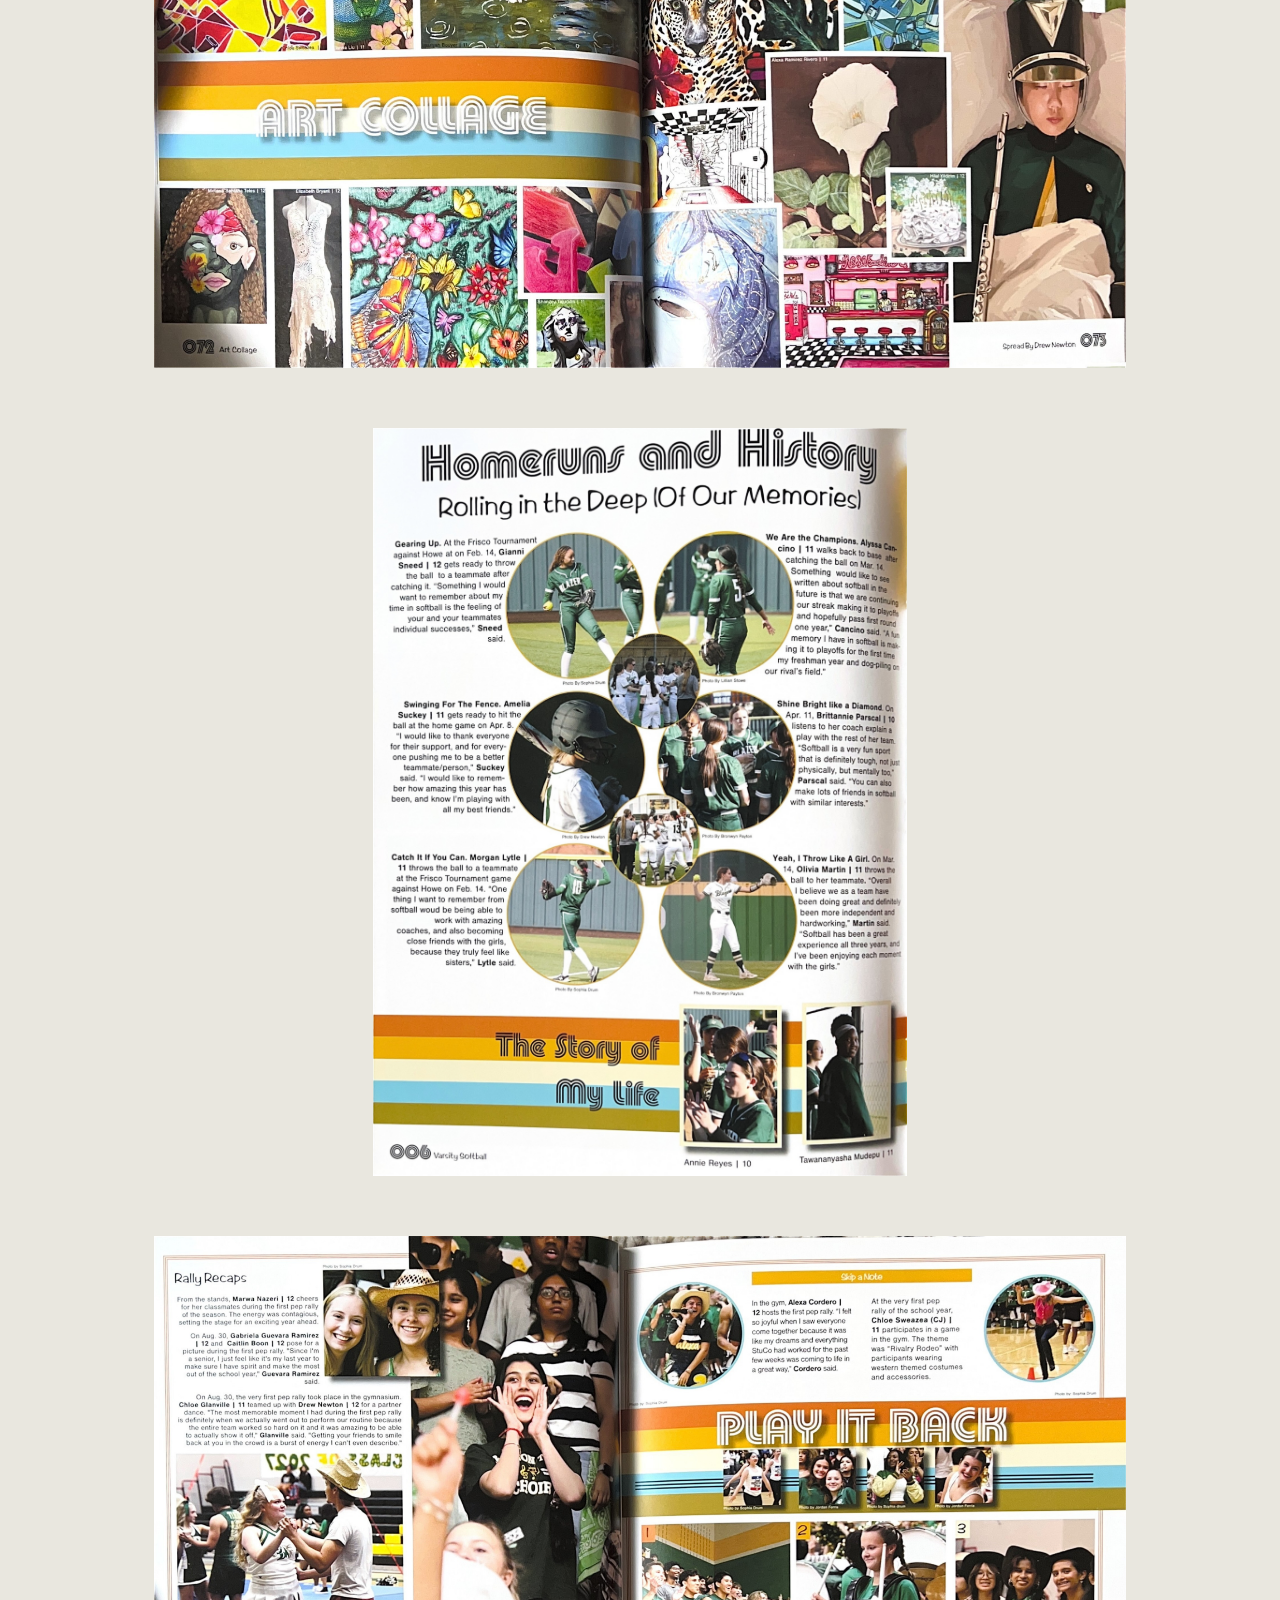
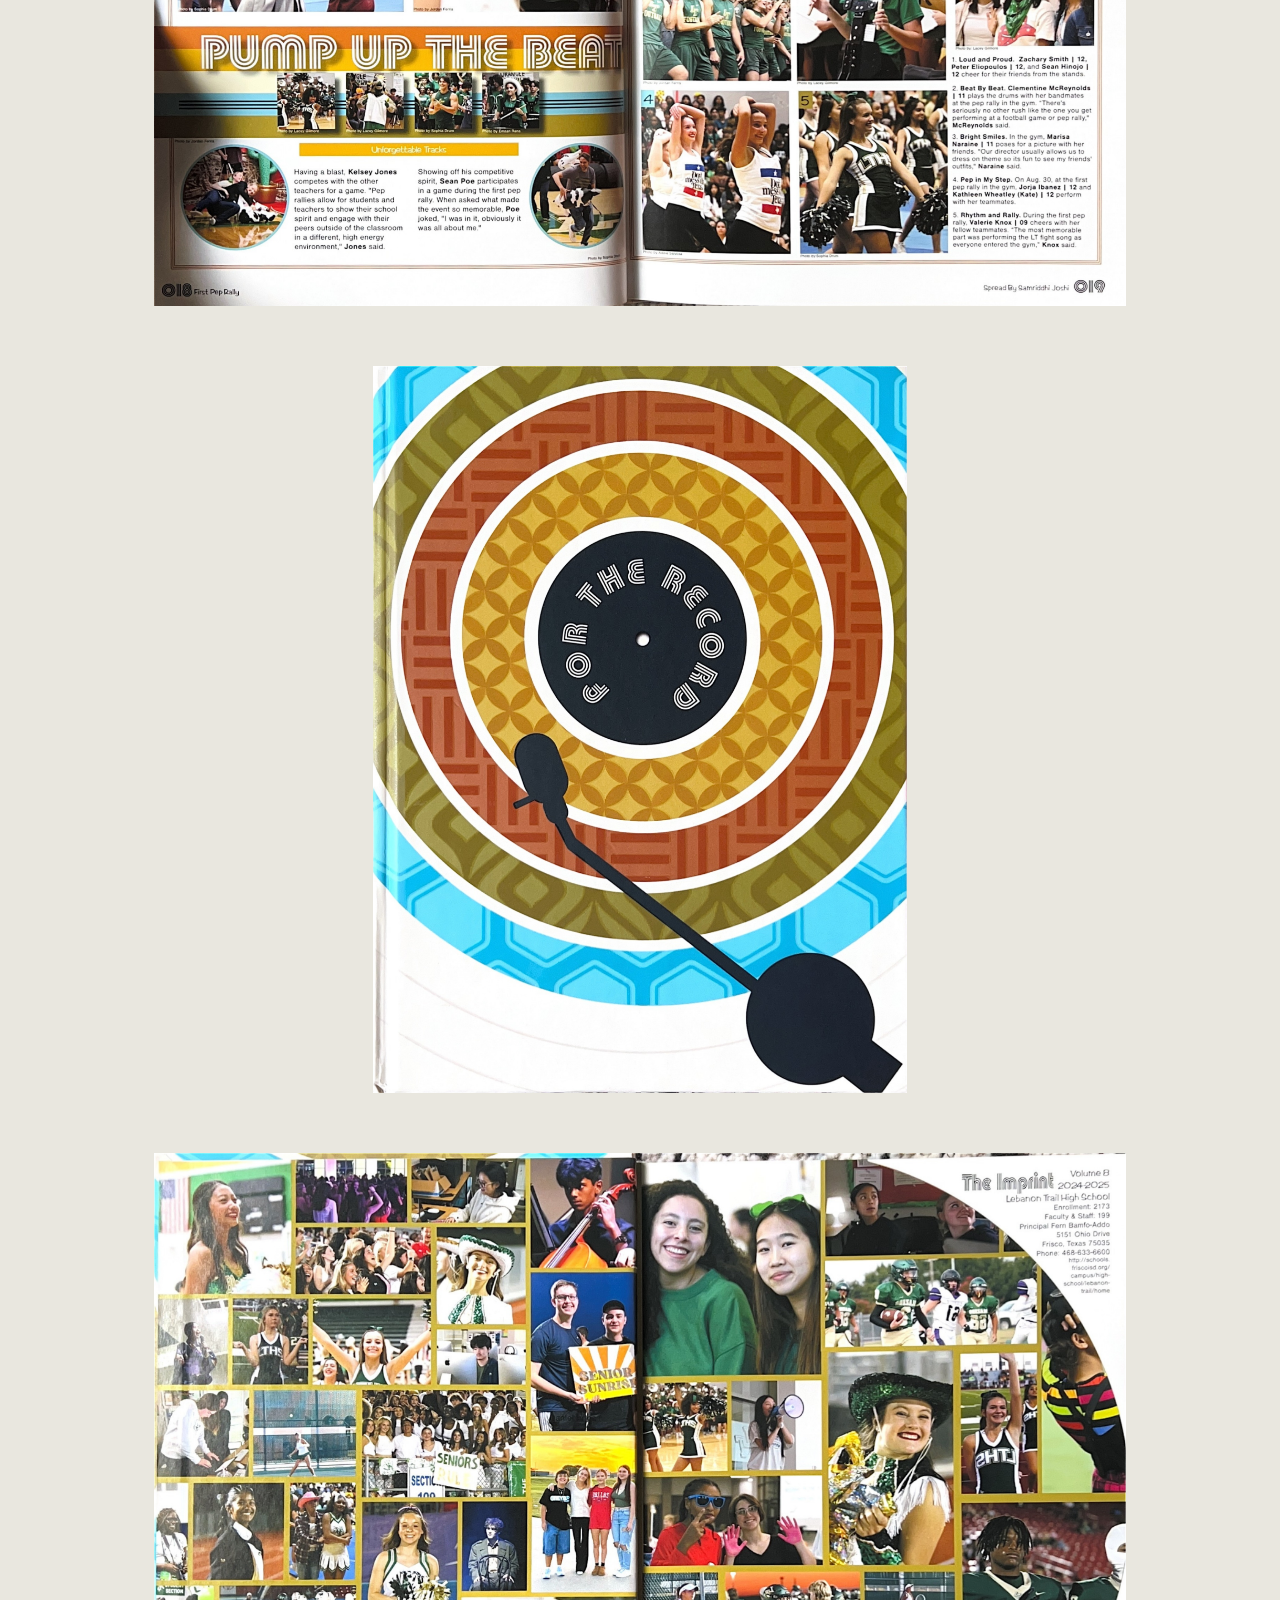
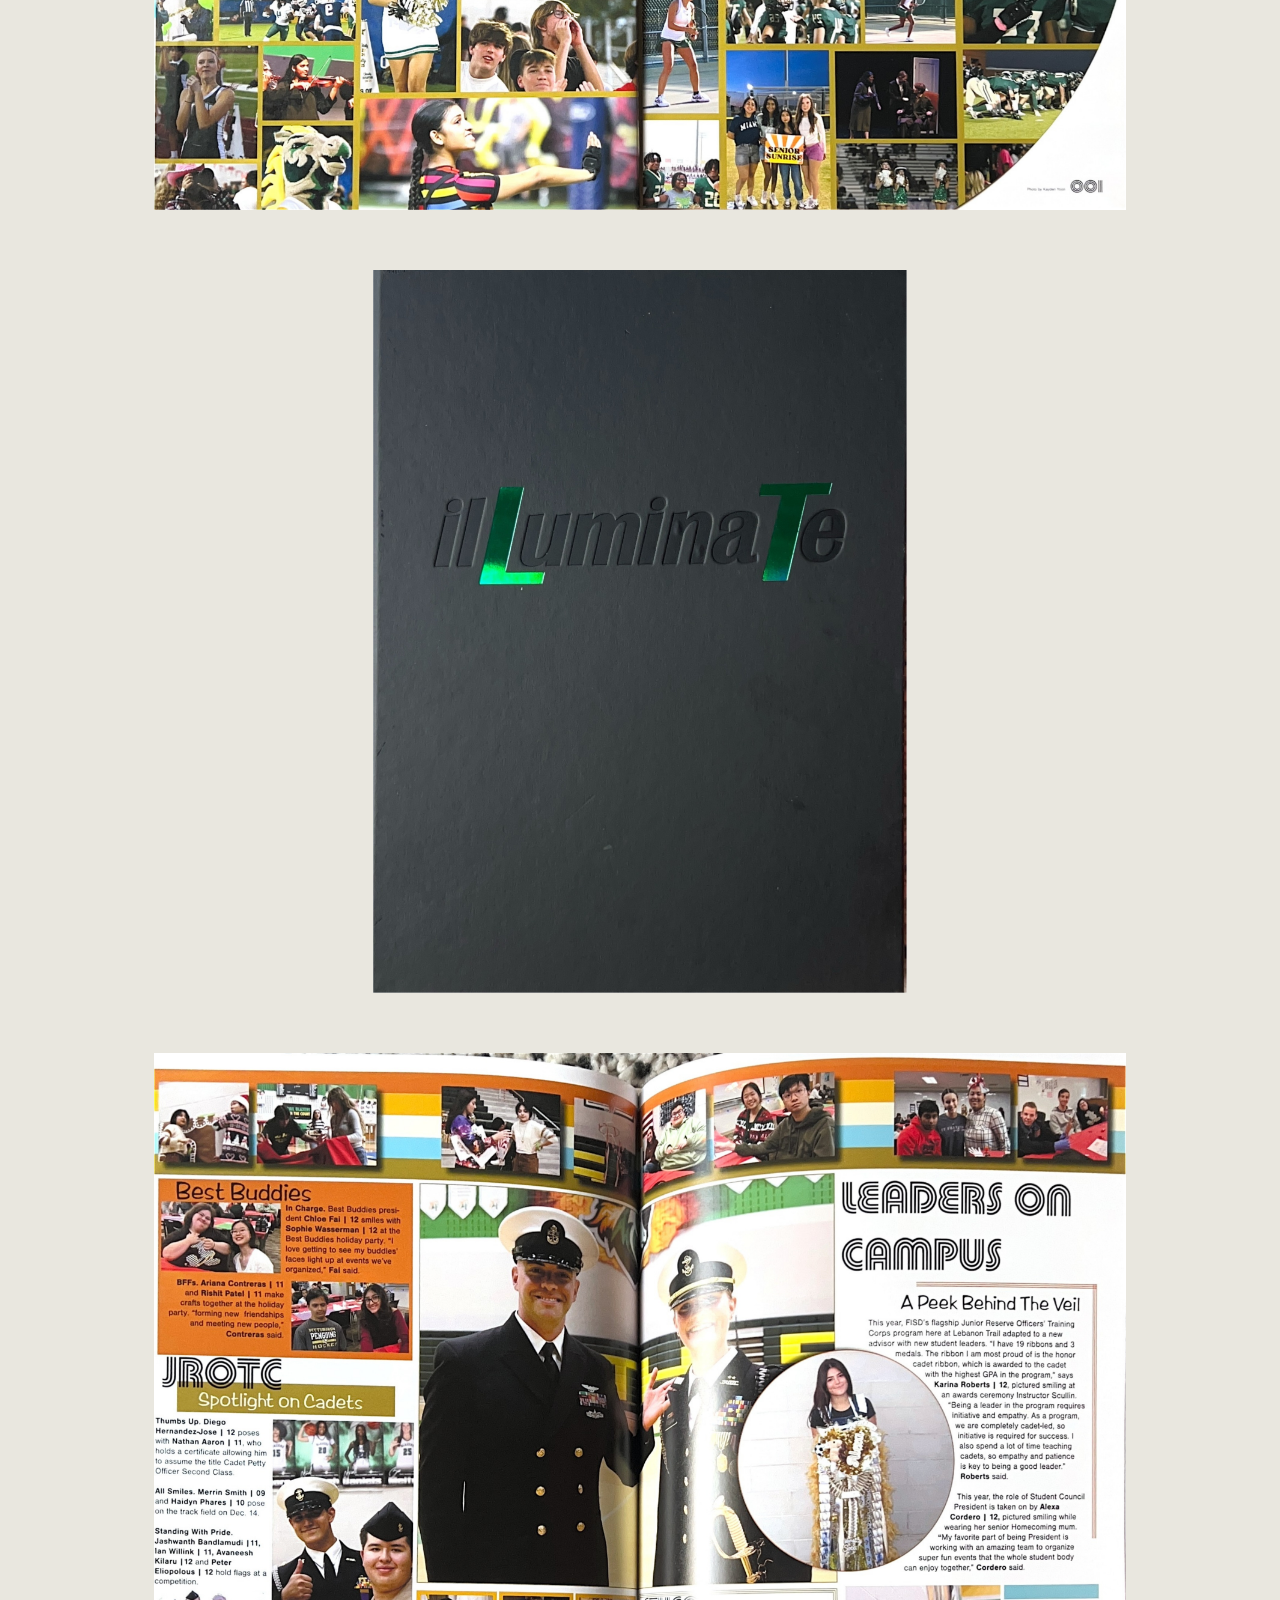
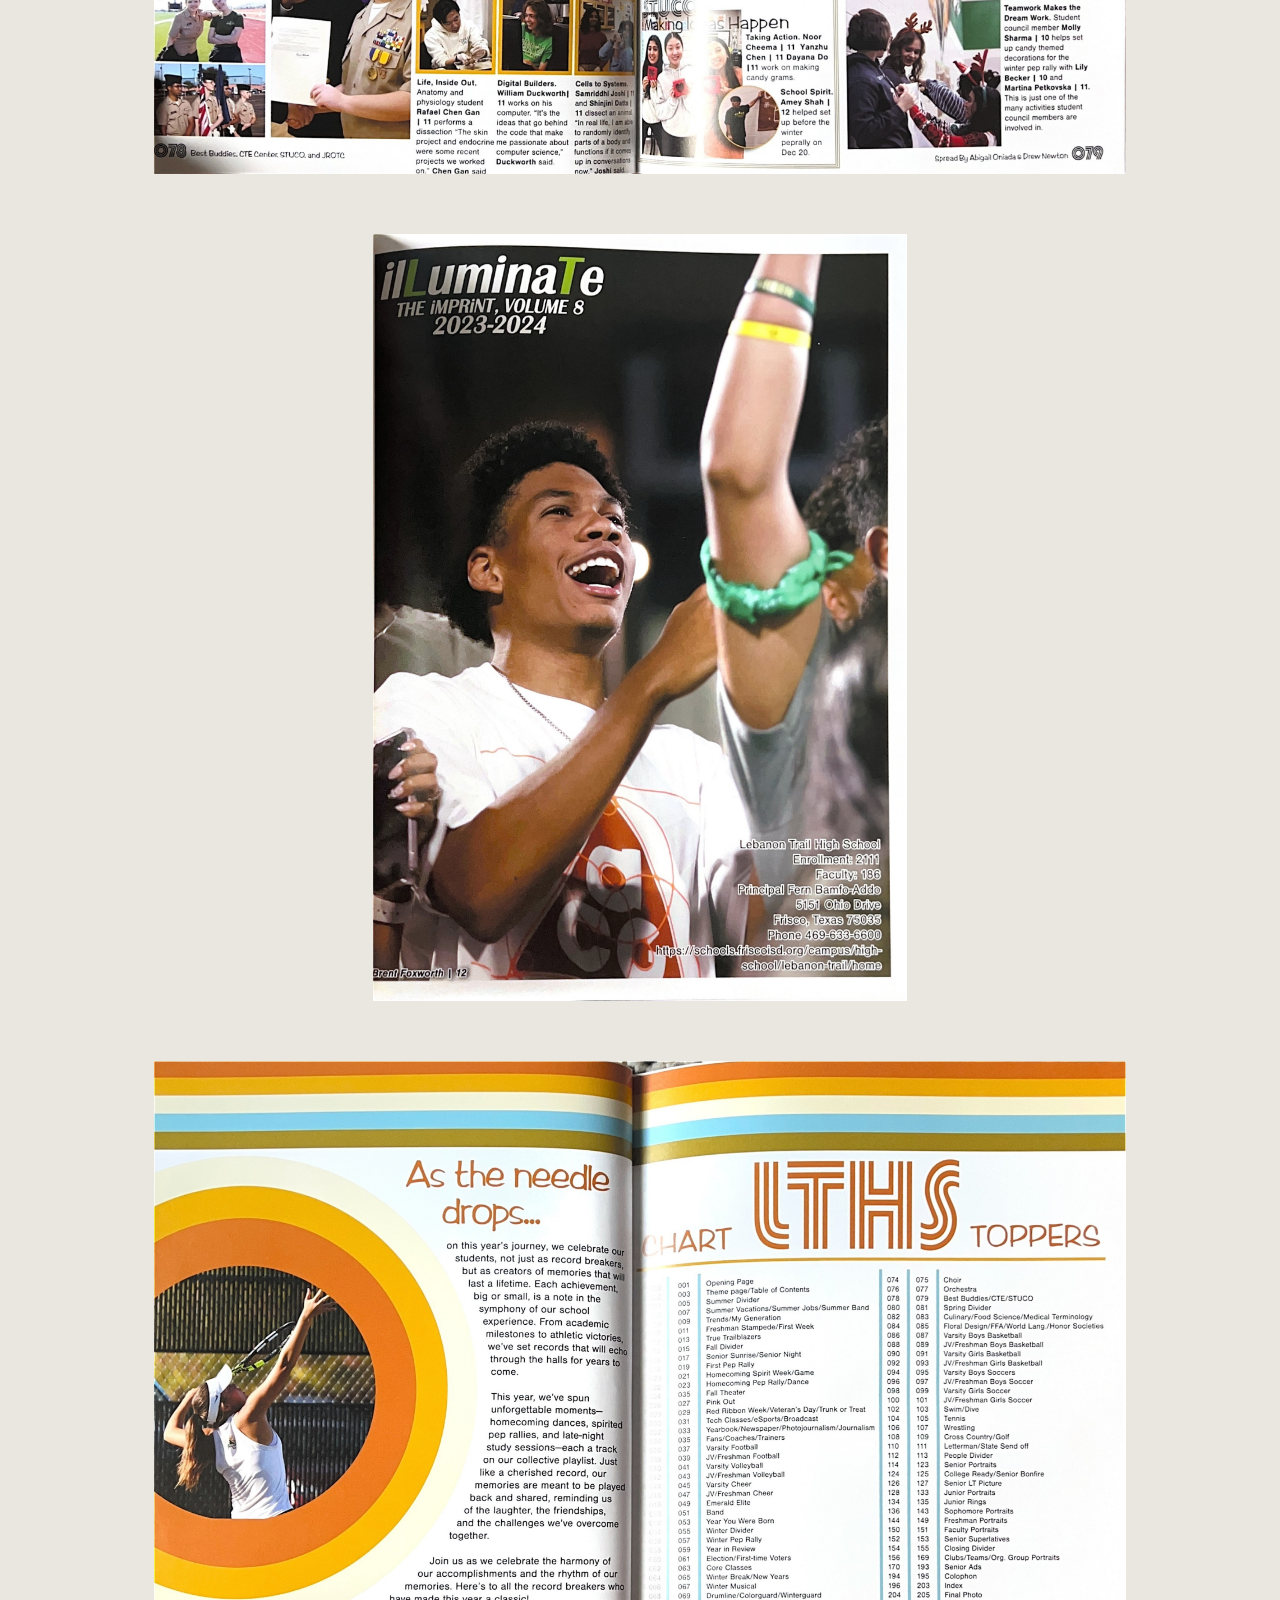
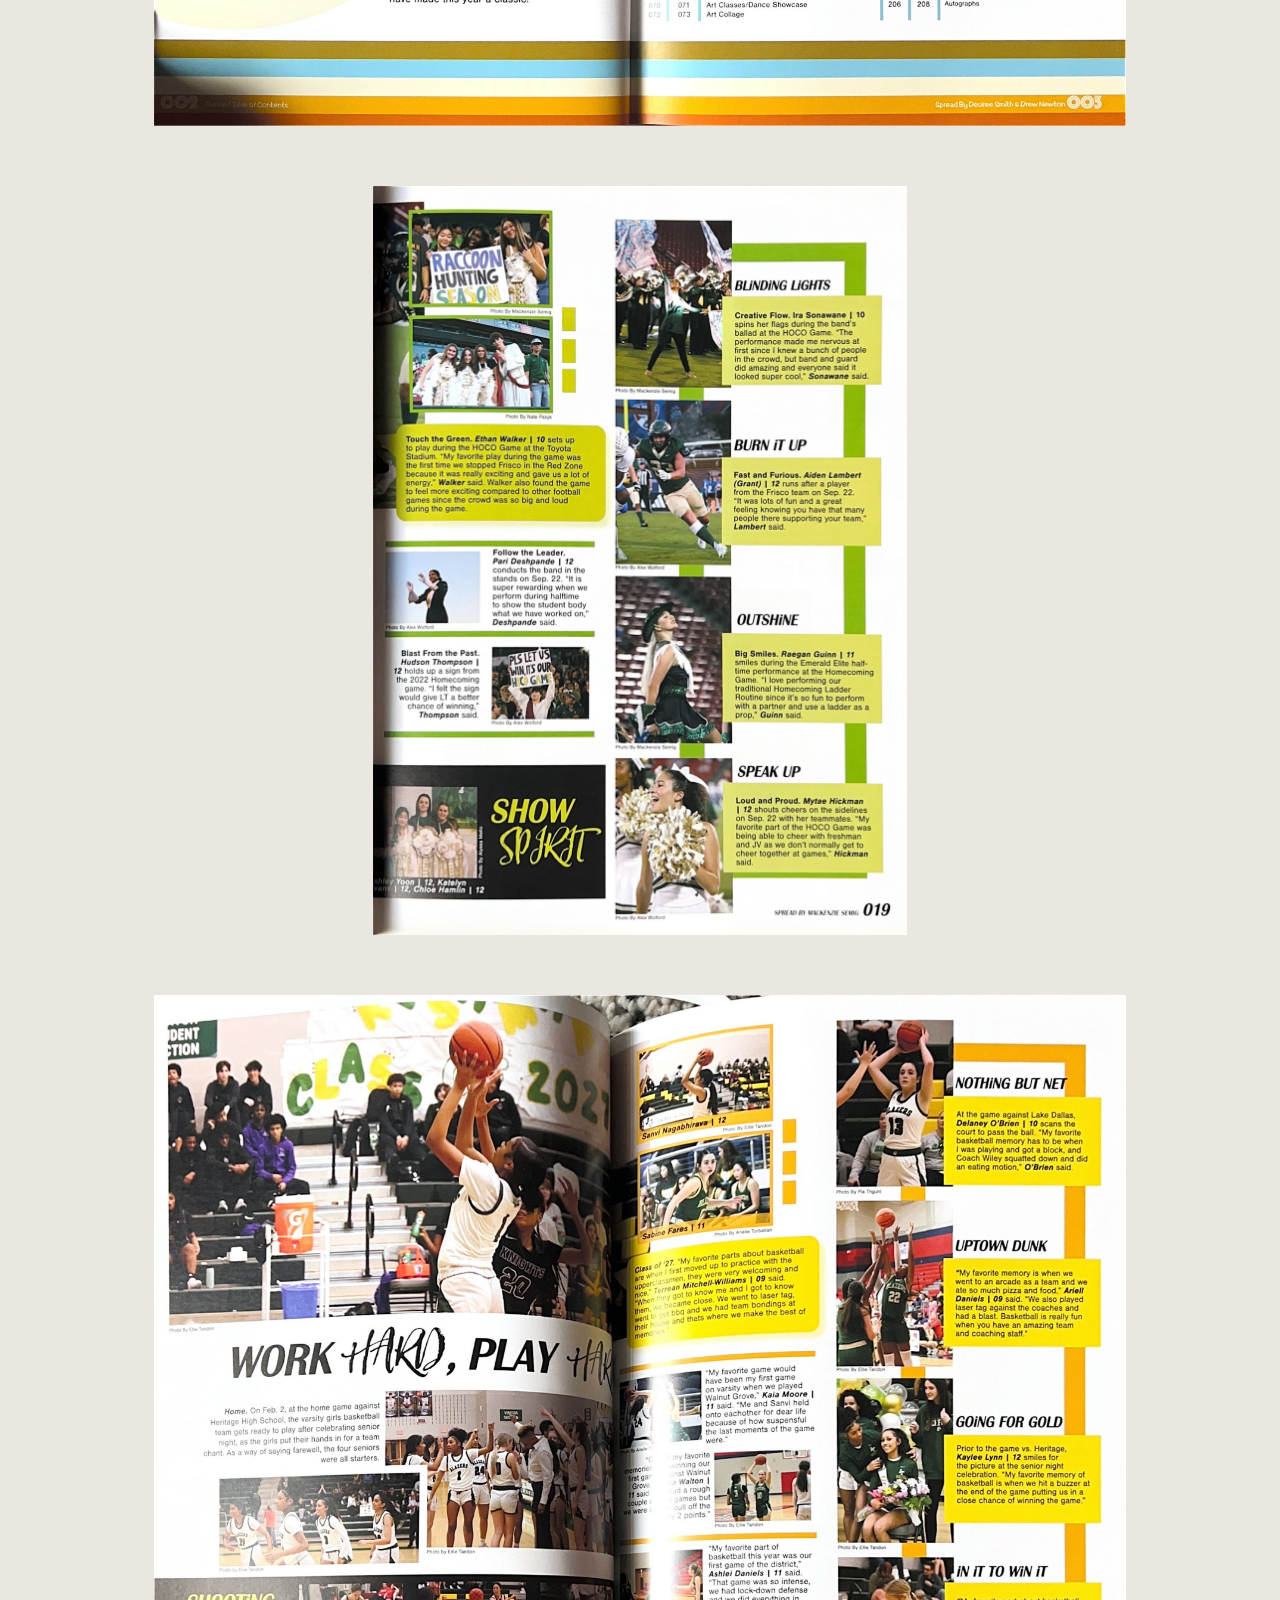
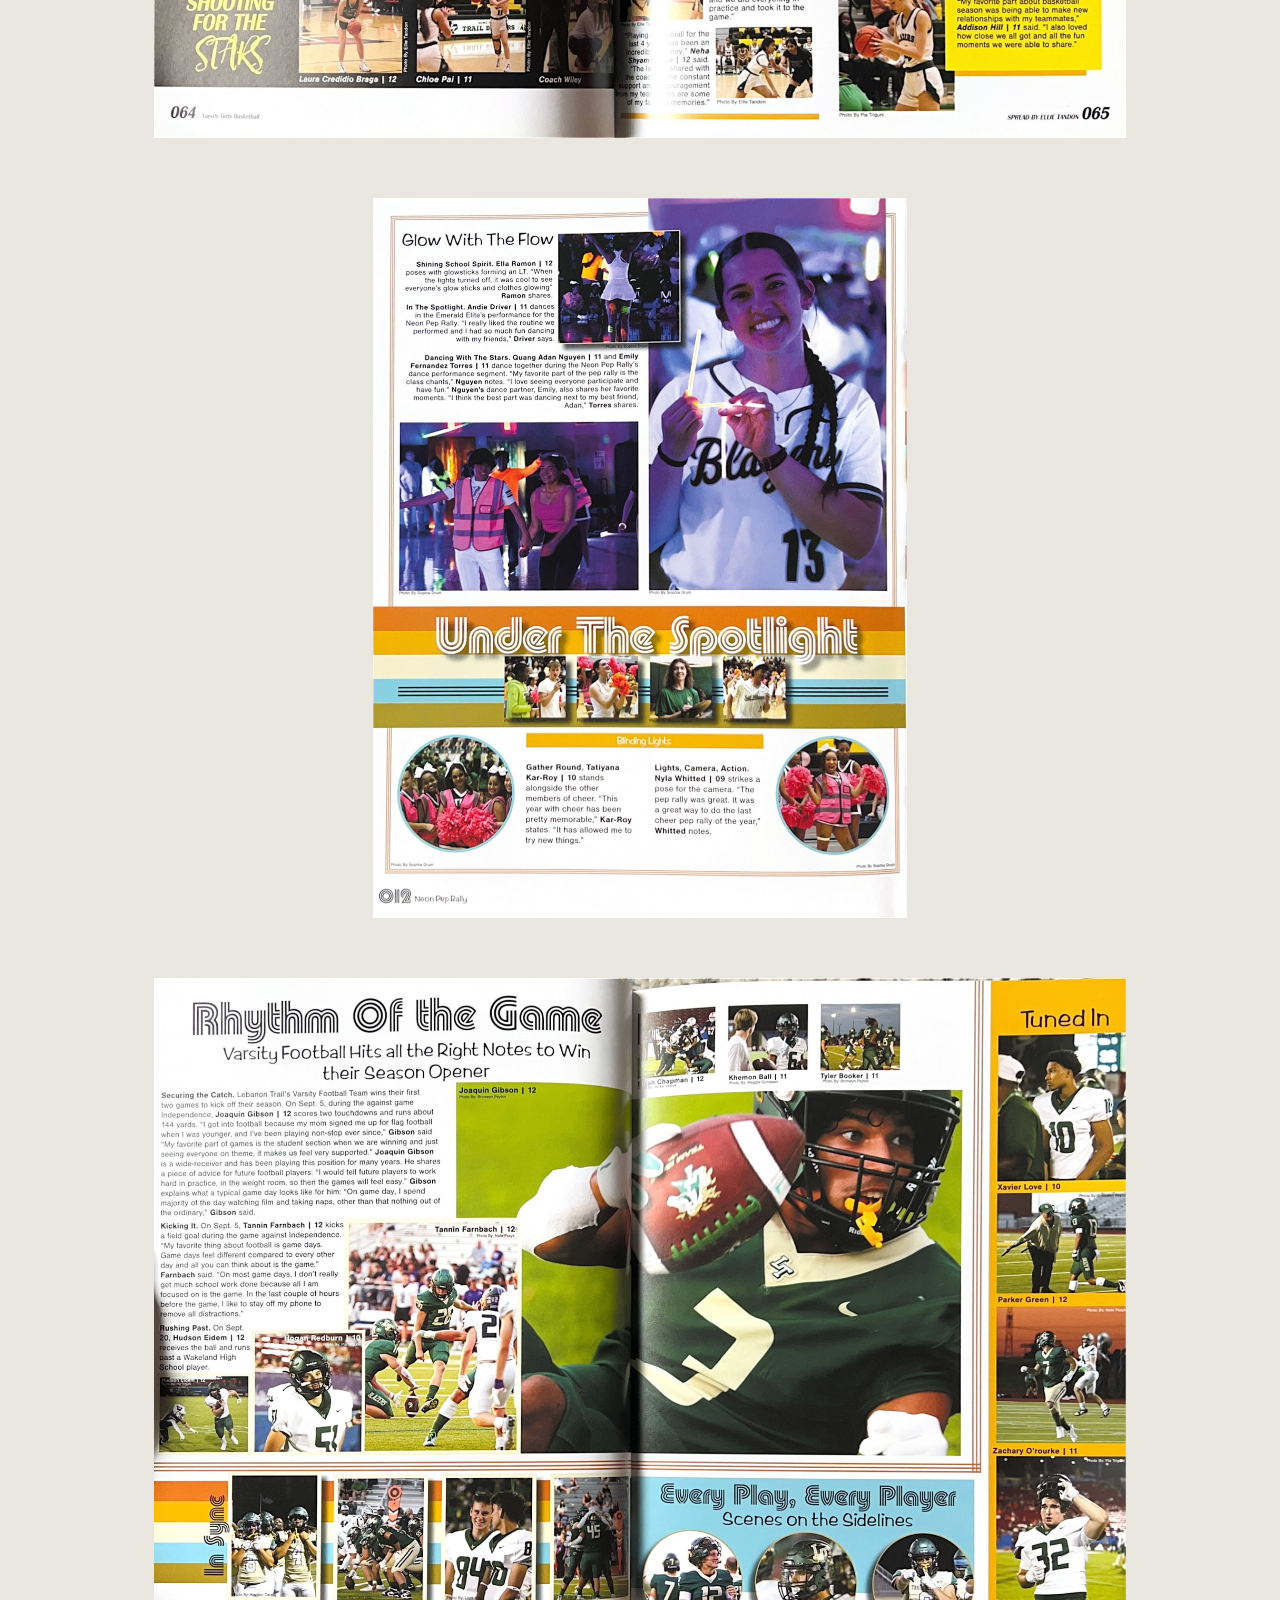
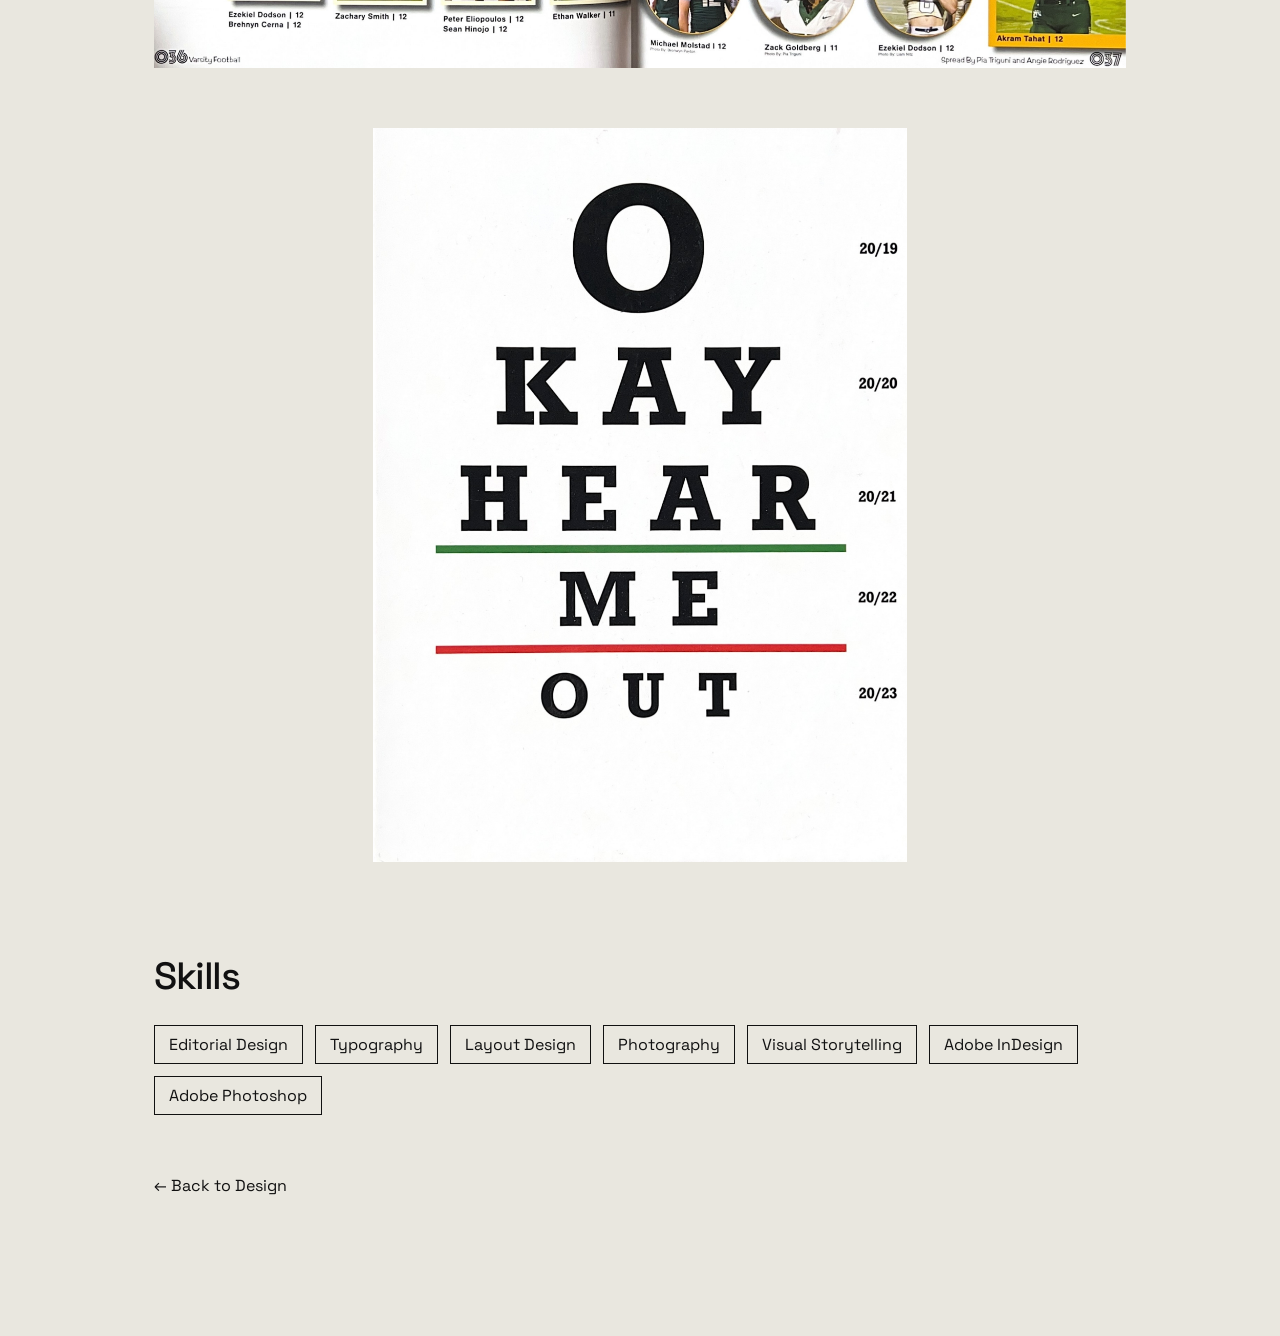
<file: yearbook.html>
<!DOCTYPE html>

<html lang="en">

<head>

<meta charset="UTF-8">
<meta name="viewport" content="width=device-width, initial-scale=1.0">

<title>The Imprint Yearbook | Ellie Tandon</title>

<link rel="stylesheet" href="style.css">

<style>

.yearbook-gallery {
    display: flex;
    flex-direction: column;
    gap: 60px;
    margin-top: 30px;
}

.yearbook-image {
    display: block;
    height: auto;
}

.yearbook-image.vertical {
    width: 55%;
    margin: 0 auto;
}

.yearbook-image.wide {
    width: 100%;
    margin: 0 auto;
}

.project-description {
    max-width: 800px;
    line-height: 1.7;
}

.project-info {
    display: grid;
    grid-template-columns: repeat(3, 1fr);
    gap: 40px;
    margin: 50px 0;
}

.project-info h3 {
    margin-bottom: 8px;
}

.project-info p {
    margin-top: 0;
}

.skills-list {
    display: flex;
    flex-wrap: wrap;
    gap: 12px;
    margin-top: 25px;
}

.skills-list span {
    padding: 8px 14px;
    border: 1px solid currentColor;
}

.back-link {
    display: inline-block;
    margin-top: 60px;
    margin-bottom: 40px;
}

@media (max-width: 700px) {

    .yearbook-image.vertical {
        width: 85%;
    }

    .yearbook-image.wide {
        width: 100%;
    }

    .project-info {
        grid-template-columns: 1fr;
        gap: 25px;
    }

}

</style>

</head>


<body>

<header>

<nav>

<h2 class="logo">
Ellie Tandon
</h2>

<div class="nav-links">

<a href="index.html">Home</a> <a href="about.html">About</a> <a href="projects.html">Projects</a> <a href="design.html">Design</a> <a href="contact.html">Contact</a>

</div>

</nav>

</header>

<section class="page">

<p class="subtitle">
Publication Design
</p>

<h1>
The Imprint Yearbook
</h1>

<p class="intro">
A collection of editorial design work created for The Imprint,
exploring visual storytelling, typography, photography, and
publication design.
</p>

<div class="project-info">

<div>

<h3>
My Role
</h3>

<p>
Associate Editor-in-Chief & Graphic Design Editor
</p>

</div>

<div>

<h3>
Tools
</h3>

<p>
Adobe InDesign • Adobe Photoshop
</p>

</div>

<div>

<h3>
Focus
</h3>

<p>
Editorial Design • Layout • Photography • Visual Storytelling
</p>

</div>

</div>

<h2>
About the Project
</h2>

<p class="project-description">
As Associate Editor-in-Chief and Graphic Design Editor, I helped
develop the visual direction of the yearbook and designed page
layouts throughout the publication. I worked with writers and
photographers to create cohesive spreads that combined imagery,
typography, and storytelling.
</p>

<h2>
Selected Spreads
</h2>

<div class="yearbook-gallery">


<img src="images/spreadwide1.jpg" class="yearbook-image wide">

<img src="images/spreadlong2.jpg" class="yearbook-image vertical">

<img src="images/spreadwide2.jpg" class="yearbook-image wide">

<img src="images/spreadlong3.jpg" class="yearbook-image vertical">

<img src="images/spreadwide3.jpg" class="yearbook-image wide">

<img src="images/spreadlong4.jpg" class="yearbook-image vertical">

<img src="images/spreadwide4.jpg" class="yearbook-image wide">

<img src="images/spreadlong5.jpg" class="yearbook-image vertical">

<img src="images/spreadwide5.jpg" class="yearbook-image wide">

<img src="images/spreadlong6.jpg" class="yearbook-image vertical">

<img src="images/spreadwide6.jpg" class="yearbook-image wide">

<img src="images/spreadlong7.jpg" class="yearbook-image vertical">

<img src="images/spreadwide7.jpg" class="yearbook-image wide">

<img src="images/spreadlong8.jpg" class="yearbook-image vertical">

</div>



<h2>
Skills
</h2>

<div class="skills-list">

<span>Editorial Design</span> <span>Typography</span> <span>Layout Design</span> <span>Photography</span> <span>Visual Storytelling</span> <span>Adobe InDesign</span> <span>Adobe Photoshop</span>

</div>

<a href="design.html" class="back-link">
← Back to Design
</a>

</section>
<script src="script.js"></script>
</body>

</html>
</file>
<file: style.css>
@import url('https://fonts.googleapis.com/css2?family=DM+Mono:wght@400;500&family=Space+Grotesk:wght@400;500;600&display=swap');

/* =========================================================
   RESET
========================================================= */

* {
    margin: 0;
    padding: 0;
    box-sizing: border-box;
}

html {
    scroll-behavior: smooth;
}

body {
    background: #e9e7df;
    color: #111;
    font-family: "Space Grotesk", sans-serif;
    overflow-x: hidden;
}

a {
    color: inherit;
    text-decoration: none;
}

img {
    max-width: 100%;
    display: block;
}


/* =========================================================
   LOADING SCREEN
========================================================= */

.loading-screen {
    position: fixed;
    inset: 0;
    z-index: 9999;
    background: #111;
    color: #f4f1e8;
    display: flex;
    align-items: center;
    justify-content: center;
    transition: opacity .8s ease, visibility .8s ease;
}

.loading-screen.hidden {
    opacity: 0;
    visibility: hidden;
    pointer-events: none;
}

.loader-inner {
    width: min(420px, 80vw);
}

.loader-name {
    font-size: clamp(70px, 13vw, 130px);
    font-weight: 500;
    letter-spacing: -7px;
    line-height: .8;
    margin-bottom: 40px;
}

.loader-line {
    width: 100%;
    height: 2px;
    background: #444;
    overflow: hidden;
}

.loader-progress {
    width: 0;
    height: 100%;
    background: #f4f1e8;
}

.loader-status {
    display: flex;
    justify-content: space-between;
    margin-top: 12px;
    font-family: "DM Mono", monospace;
    font-size: 9px;
    text-transform: uppercase;
    letter-spacing: 1px;
    opacity: .6;
}


/* =========================================================
   SITE
========================================================= */

.site {
    opacity: 0;
    transition: opacity .8s ease;
}

.site.visible {
    opacity: 1;
}


/* =========================================================
   HEADER
========================================================= */

.site-header {
    height: 78px;
    padding: 0 4vw;
    display: grid;
    grid-template-columns: 1fr 1fr 1fr;
    align-items: center;
    border-bottom: 1px solid rgba(0, 0, 0, .18);
}

.logo {
    font-size: 23px;
    font-weight: 600;
    letter-spacing: -2px;
}

.header-status {
    justify-self: center;
    font-family: "DM Mono", monospace;
    font-size: 9px;
    text-transform: uppercase;
    letter-spacing: 1px;
    color: #666;
}

.status-dot {
    display: inline-block;
    width: 6px;
    height: 6px;
    margin-right: 7px;
    border-radius: 50%;
    background: #111;
    animation: blink 2s infinite;
}

@keyframes blink {
    0%, 100% {
        opacity: 1;
    }

    50% {
        opacity: .2;
    }
}

.site-header nav {
    justify-self: end;
    display: flex;
    gap: 28px;
}

.site-header nav a {
    position: relative;
    font-family: "DM Mono", monospace;
    font-size: 9px;
    text-transform: uppercase;
    letter-spacing: 1px;
}

.site-header nav a::after {
    content: "";
    position: absolute;
    left: 0;
    bottom: -5px;
    width: 0;
    height: 1px;
    background: #111;
    transition: width .3s ease;
}

.site-header nav a:hover::after {
    width: 100%;
}


/* =========================================================
   SHARED SECTION LABEL
========================================================= */

.section-top,
.contact-top {
    display: flex;
    justify-content: space-between;
    padding-bottom: 18px;
    border-bottom: 1px solid rgba(0, 0, 0, .2);
    font-family: "DM Mono", monospace;
    font-size: 9px;
    text-transform: uppercase;
    letter-spacing: 1px;
    color: #777;
}


/* =========================================================
   HOME HERO
========================================================= */

.hero {
    height: calc(100vh - 78px);
    min-height: 650px;
    position: relative;
    overflow: hidden;
    display: flex;
    align-items: center;
    justify-content: center;
}

.hero-meta {
    position: absolute;
    top: 27px;
    display: flex;
    flex-direction: column;
    gap: 5px;
    font-family: "DM Mono", monospace;
    font-size: 8px;
    text-transform: uppercase;
    letter-spacing: 1px;
    color: #777;
    z-index: 3;
}

.hero-meta-left {
    left: 4vw;
}

.hero-meta-right {
    right: 4vw;
    text-align: right;
}

.hero-center {
    position: relative;
    z-index: 2;
    text-align: center;
    pointer-events: none;
}

.tiny-label {
    margin-bottom: 25px;
    font-family: "DM Mono", monospace;
    font-size: 9px;
    text-transform: uppercase;
    letter-spacing: 2px;
    color: #777;
}

.hero-center h1 {
    font-size: clamp(120px, 23vw, 340px);
    font-weight: 500;
    line-height: .7;
    letter-spacing: -15px;
    text-transform: lowercase;
    transition: transform .3s ease;
}

.hero-caption {
    margin-top: 45px;
    font-family: "DM Mono", monospace;
    font-size: 9px;
    text-transform: uppercase;
    letter-spacing: 3px;
    color: #777;
}


/* =========================================================
   HOME FOLDERS
========================================================= */

.folder {
    position: absolute;
    width: 260px;
    z-index: 5;
    cursor: pointer;
    display: block;
    color: inherit;
    text-decoration: none;
    transition:
        transform .5s cubic-bezier(.2, .8, .2, 1),
        filter .3s ease;
}

.folder:hover {
    filter: brightness(1.04);
    color: inherit;
}

.folder:visited {
    color: inherit;
}

.folder:focus {
    outline: 2px solid #111;
    outline-offset: 5px;
}

.folder-design {
    left: 10%;
    top: 22%;
    transform: rotate(-7deg);
}

.folder-marketing {
    right: 10%;
    bottom: 19%;
    transform: rotate(7deg);
}

.folder-tab {
    width: 125px;
    height: 30px;
    display: flex;
    align-items: center;
    padding-left: 14px;
    background: #d7b95f;
    border: 2px solid #111;
    border-bottom: none;
    border-radius: 7px 7px 0 0;
    font-family: "DM Mono", monospace;
    font-size: 9px;
    text-transform: uppercase;
    letter-spacing: 1px;
}

.folder-body {
    height: 185px;
    padding: 18px 20px;
    background: #e3c96b;
    border: 2px solid #111;
    border-radius: 0 9px 9px 9px;
    box-shadow: 8px 9px 0 rgba(0, 0, 0, .17);
    position: relative;
    overflow: hidden;
}

.folder-body::after {
    content: "";
    position: absolute;
    inset: 0;
    pointer-events: none;
    background:
        repeating-linear-gradient(
            0deg,
            transparent 0,
            transparent 5px,
            rgba(0, 0, 0, .025) 6px
        );
}

.folder-top {
    display: flex;
    justify-content: space-between;
    font-family: "DM Mono", monospace;
    font-size: 8px;
    text-transform: uppercase;
    color: rgba(0, 0, 0, .45);
}

.folder-icon {
    margin-top: 20px;
    font-size: 37px;
    line-height: 1;
}

.folder-name {
    margin-top: 12px;
    font-size: 22px;
    font-weight: 500;
    line-height: .95;
    letter-spacing: -1px;
}

.folder-footer {
    position: absolute;
    right: 18px;
    bottom: 15px;
    font-family: "DM Mono", monospace;
    font-size: 8px;
    text-transform: uppercase;
    color: rgba(0, 0, 0, .55);
}


/* =========================================================
   HOME ORBITS
========================================================= */

.orbit {
    position: absolute;
    border: 1px solid rgba(0, 0, 0, .13);
    border-radius: 50%;
    pointer-events: none;
}

.orbit-one {
    width: 570px;
    height: 570px;
    animation: rotateOrbit 25s linear infinite;
}

.orbit-two {
    width: 820px;
    height: 300px;
    transform: rotate(-25deg);
    animation: rotateOrbitTwo 35s linear infinite;
}

@keyframes rotateOrbit {
    from {
        transform: rotate(0deg);
    }

    to {
        transform: rotate(360deg);
    }
}

@keyframes rotateOrbitTwo {
    from {
        transform: rotate(-25deg);
    }

    to {
        transform: rotate(335deg);
    }
}


/* =========================================================
   HOME CROSSES
========================================================= */

.cross {
    position: absolute;
    font-family: "DM Mono", monospace;
    font-size: 20px;
    color: #777;
    animation: floatCross 4s ease-in-out infinite;
}

.cross-one {
    left: 35%;
    top: 18%;
}

.cross-two {
    right: 31%;
    top: 25%;
    animation-delay: 1s;
}

.cross-three {
    left: 27%;
    bottom: 20%;
    animation-delay: 2s;
}

@keyframes floatCross {
    0%, 100% {
        transform: translateY(0);
    }

    50% {
        transform: translateY(-12px);
    }
}


/* =========================================================
   HOME BOTTOM
========================================================= */

.hero-bottom-left,
.hero-bottom-right {
    position: absolute;
    bottom: 25px;
    z-index: 4;
    font-family: "DM Mono", monospace;
    font-size: 8px;
    text-transform: uppercase;
    letter-spacing: 1px;
    color: #777;
}

.hero-bottom-left {
    left: 4vw;
    display: flex;
    gap: 10px;
    align-items: center;
}

.hero-bottom-right {
    right: 4vw;
}

.scroll-arrow {
    font-size: 15px;
    animation: scrollBounce 1.5s infinite;
}

@keyframes scrollBounce {
    0%, 100% {
        transform: translateY(0);
    }

    50% {
        transform: translateY(5px);
    }
}


/* =========================================================
   HOME ABOUT
========================================================= */

.about-section,
.areas-section,
.contact-section {
    padding: 130px 5vw;
}

.about-grid {
    display: grid;
    grid-template-columns: 1fr 1fr;
    gap: 8vw;
    padding-top: 100px;
}

.about-heading {
    position: relative;
}

.about-small {
    font-family: "DM Mono", monospace;
    font-size: 11px;
    text-transform: uppercase;
    color: #777;
}

.about-heading h2 {
    margin-top: 25px;
    font-size: clamp(90px, 13vw, 190px);
    font-weight: 500;
    line-height: .75;
    letter-spacing: -10px;
}

.about-heading h2 span {
    color: #777;
}

.about-number {
    position: absolute;
    right: 15%;
    bottom: 0;
    font-family: "DM Mono", monospace;
    font-size: 10px;
    color: #777;
}

.about-content {
    padding-top: 30px;
}

.about-content p {
    max-width: 560px;
    margin-bottom: 25px;
    color: #555;
    font-size: 17px;
    line-height: 1.7;
}

.about-content .about-lead {
    max-width: 600px;
    margin-bottom: 45px;
    color: #111;
    font-size: 27px;
    line-height: 1.3;
}

.about-content em {
    font-style: normal;
    text-decoration: underline;
    text-decoration-thickness: 1px;
    text-underline-offset: 5px;
}

.about-links {
    display: flex;
    gap: 35px;
    margin-top: 50px;
}

.about-links a,
.currently-links a {
    padding-bottom: 6px;
    border-bottom: 1px solid #111;
    font-family: "DM Mono", monospace;
    font-size: 9px;
    text-transform: uppercase;
    letter-spacing: 1px;
}

.about-links a span,
.currently-links a span {
    margin-left: 8px;
}


/* =========================================================
   DALLAS CITYLINE
========================================================= */

.cityline-wrap {
    margin-top: 150px;
    padding-top: 18px;
    border-top: 1px solid rgba(0, 0, 0, .2);
}

.cityline-label {
    display: flex;
    justify-content: space-between;
    font-family: "DM Mono", monospace;
    font-size: 8px;
    text-transform: uppercase;
    color: #777;
}

.cityline {
    height: 230px;
    margin-top: 45px;
    position: relative;
    display: flex;
    align-items: flex-end;
    justify-content: center;
    gap: 8px;
    border-bottom: 1px solid #111;
}

.building {
    width: 7%;
    border: 1px solid #111;
    border-bottom: none;
    position: relative;
}

.building::before,
.building::after {
    content: "";
    position: absolute;
    left: 20%;
    right: 20%;
    height: 1px;
    background: #111;
    opacity: .4;
}

.building::before {
    top: 20%;
}

.building::after {
    top: 40%;
}

.building-one { height: 65px; }
.building-two { height: 100px; }
.building-three { height: 145px; }
.building-four { height: 90px; }

.building-five {
    height: 190px;
    width: 9%;
}

.building-six { height: 125px; }
.building-seven { height: 75px; }
.building-eight { height: 155px; }
.building-nine { height: 110px; }
.building-ten { height: 70px; }

.cityline-circle {
    position: absolute;
    width: 70px;
    height: 70px;
    left: 50%;
    bottom: 115px;
    transform: translateX(-50%);
    border: 1px solid #111;
    border-radius: 50%;
    opacity: .4;
}

.cityline-name {
    margin-top: 18px;
    font-family: "DM Mono", monospace;
    font-size: 9px;
    letter-spacing: 2px;
}


/* =========================================================
   HOME AREAS
========================================================= */

.areas-section {
    background: #f3f1e9;
}

.areas-list {
    margin-top: 80px;
    border-top: 1px solid #111;
}

.area-item {
    display: grid;
    grid-template-columns: 70px 1fr 40px;
    align-items: center;
    min-height: 180px;
    border-bottom: 1px solid #aaa;
    transition:
        padding .35s ease,
        background .35s ease;
}

.area-item:hover {
    padding-left: 25px;
    background: #e5e2d8;
}

.area-number {
    font-family: "DM Mono", monospace;
    font-size: 10px;
    color: #777;
}

.area-item h3 {
    font-size: clamp(45px, 6vw, 90px);
    font-weight: 500;
    line-height: .8;
    letter-spacing: -4px;
}

.area-arrow {
    font-size: 24px;
    transition: transform .3s ease;
}

.area-item:hover .area-arrow {
    transform: translate(5px, -5px);
}


/* =========================================================
   CONTACT
========================================================= */

.contact-section {
    background: #111;
    color: #f4f1e8;
}

.contact-section .contact-top {
    border-color: rgba(255, 255, 255, .2);
    color: #888;
}

.contact-content {
    padding: 120px 0 60px;
    display: flex;
    justify-content: space-between;
    align-items: flex-end;
    gap: 50px;
}

.contact-content p {
    font-size: clamp(60px, 9vw, 130px);
    line-height: .82;
    letter-spacing: -7px;
}

.contact-content a {
    padding-bottom: 7px;
    border-bottom: 1px solid #f4f1e8;
    font-family: "DM Mono", monospace;
    font-size: 10px;
    text-transform: uppercase;
    white-space: nowrap;
}

.contact-content a span {
    margin-left: 8px;
}


/* =========================================================
   FOOTER
========================================================= */

footer {
    padding: 25px 5vw;
    display: flex;
    justify-content: space-between;
    background: #111;
    color: #777;
    border-top: 1px solid rgba(255, 255, 255, .15);
    font-family: "DM Mono", monospace;
    font-size: 8px;
    text-transform: uppercase;
    letter-spacing: 1px;
}


/* =========================================================
   SHARED INNER PAGE HEROES
========================================================= */

.design-hero,
.marketing-hero,
.about-page-hero,
.contact-page-hero {
    position: relative;
    overflow: hidden;
    display: flex;
    align-items: center;
    justify-content: center;
}

.design-meta,
.marketing-meta,
.about-page-meta,
.contact-page-meta {
    position: absolute;
    top: 28px;
    display: flex;
    flex-direction: column;
    gap: 5px;
    font-family: "DM Mono", monospace;
    font-size: 8px;
    text-transform: uppercase;
    letter-spacing: 1px;
    color: #777;
    z-index: 3;
}

.design-meta-left,
.marketing-meta-left,
.about-page-meta-left,
.contact-page-meta-left {
    left: 4vw;
}

.design-meta-right,
.marketing-meta-right,
.about-page-meta-right,
.contact-page-meta-right {
    right: 4vw;
    text-align: right;
}

.design-orbit,
.marketing-orbit,
.about-page-orbit,
.contact-page-orbit {
    position: absolute;
    border: 1px solid rgba(0, 0, 0, .13);
    border-radius: 50%;
    pointer-events: none;
}

.design-orbit-one,
.marketing-orbit-one,
.about-page-orbit-one,
.contact-page-orbit-one {
    width: 600px;
    height: 600px;
    animation: rotateOrbit 28s linear infinite;
}

.design-orbit-two,
.marketing-orbit-two,
.about-page-orbit-two,
.contact-page-orbit-two {
    width: 850px;
    height: 300px;
    transform: rotate(-25deg);
    animation: rotateOrbitTwo 36s linear infinite;
}

.design-cross,
.marketing-cross,
.about-page-cross,
.contact-page-cross {
    position: absolute;
    font-family: "DM Mono", monospace;
    font-size: 19px;
    color: #777;
    animation: floatCross 4s ease-in-out infinite;
}

.design-cross-one,
.marketing-cross-one,
.about-page-cross-one,
.contact-page-cross-one {
    left: 27%;
    top: 23%;
}

.design-cross-two,
.marketing-cross-two,
.about-page-cross-two,
.contact-page-cross-two {
    right: 27%;
    bottom: 25%;
    animation-delay: 1.5s;
}

.open-folder-label {
    position: absolute;
    left: 4vw;
    right: 4vw;
    bottom: 30px;
    display: flex;
    justify-content: space-between;
    font-family: "DM Mono", monospace;
    font-size: 8px;
    text-transform: uppercase;
    letter-spacing: 1px;
    color: #777;
}


/* =========================================================
   DESIGN PAGE
========================================================= */

.design-hero {
    height: calc(100vh - 78px);
    min-height: 620px;
}

.design-title {
    text-align: center;
    position: relative;
    z-index: 3;
}

.design-eyebrow {
    font-family: "DM Mono", monospace;
    font-size: 9px;
    text-transform: uppercase;
    letter-spacing: 2px;
    color: #777;
}

.design-title h1 {
    margin: 25px 0 40px;
    font-size: clamp(110px, 20vw, 300px);
    font-weight: 500;
    line-height: .72;
    letter-spacing: -13px;
}

.design-title h1 span {
    color: #777;
}

.design-title p {
    font-family: "DM Mono", monospace;
    font-size: 9px;
    text-transform: uppercase;
    letter-spacing: 2px;
    color: #777;
}

.design-intro,
.marketing-intro {
    padding: 140px 5vw;
}

.design-intro-grid,
.marketing-intro-grid {
    display: grid;
    grid-template-columns: 1fr 1fr;
    gap: 8vw;
    padding-top: 100px;
}

.design-intro-grid h2 {
    font-size: clamp(60px, 8vw, 120px);
    font-weight: 500;
    line-height: .82;
    letter-spacing: -6px;
}

.design-intro-grid p,
.marketing-intro-grid p {
    max-width: 550px;
    margin-bottom: 25px;
    color: #555;
    font-size: 16px;
    line-height: 1.7;
}

.design-intro-grid .design-intro-lead,
.marketing-intro-grid .marketing-intro-lead {
    color: #111;
    font-size: 25px;
    line-height: 1.3;
    margin-bottom: 40px;
}

.design-work,
.marketing-work {
    padding: 140px 5vw;
    background: #f3f1e9;
}

.design-projects,
.marketing-projects {
    margin-top: 80px;
    border-top: 1px solid #111;
}

.design-project {
    display: grid;
    grid-template-columns: 55px 1.25fr 1fr;
    gap: 35px;
    padding: 55px 0;
    border-bottom: 1px solid #aaa;
    transition:
        background .35s ease,
        padding .35s ease;
}

.design-project:hover,
.marketing-project:hover {
    padding-left: 20px;
    padding-right: 20px;
    background: #e5e2d8;
}

.design-project-number,
.marketing-number {
    padding-top: 5px;
    font-family: "DM Mono", monospace;
    font-size: 10px;
    color: #777;
}

.design-project-image {
    width: 100%;
    min-height: 420px;
    overflow: hidden;
}

.image-placeholder {
    width: 100%;
    min-height: 420px;
    display: flex;
    flex-direction: column;
    align-items: center;
    justify-content: center;
    background: #dedbd1;
    border: 1px solid #aaa;
    font-family: "DM Mono", monospace;
    text-transform: uppercase;
    color: #777;
    transition:
        transform .5s ease,
        background .3s ease;
}

.design-project:hover .image-placeholder {
    transform: scale(1.02);
    background: #d7d4ca;
}

.image-placeholder span {
    font-size: 12px;
    letter-spacing: 1px;
}

.image-placeholder small {
    margin-top: 10px;
    font-size: 8px;
    opacity: .6;
}

.design-project-info {
    display: flex;
    flex-direction: column;
    justify-content: space-between;
    padding: 5px 0;
}

.project-label {
    font-family: "DM Mono", monospace;
    font-size: 8px;
    text-transform: uppercase;
    letter-spacing: 1px;
    color: #777;
}

.design-project-info h3 {
    margin-top: 20px;
    font-size: clamp(35px, 4vw, 60px);
    font-weight: 500;
    line-height: .85;
    letter-spacing: -3px;
}

.design-project-info p {
    max-width: 400px;
    margin: 40px 0;
    color: #666;
    line-height: 1.6;
}

.project-tools,
.project-tags,
.marketing-tags {
    display: flex;
    flex-wrap: wrap;
    gap: 8px;
}

.project-tools span,
.project-tags span,
.marketing-tags span {
    padding: 6px 9px;
    border: 1px solid #999;
    font-family: "DM Mono", monospace;
    font-size: 7px;
    text-transform: uppercase;
    letter-spacing: .5px;
}

.design-skills,
.marketing-skills-page {
    padding: 140px 5vw;
}

.design-tools {
    display: grid;
    grid-template-columns: repeat(3, 1fr);
    gap: 45px;
    margin-top: 80px;
}

.tool {
    border-top: 1px solid #111;
    padding-top: 20px;
}

.tool > span {
    font-family: "DM Mono", monospace;
    font-size: 9px;
    color: #777;
}

.tool h3 {
    margin: 40px 0 25px;
    font-size: 35px;
    font-weight: 500;
    line-height: .9;
    letter-spacing: -2px;
}

.tool p {
    max-width: 300px;
    color: #666;
    line-height: 1.6;
}

.design-end,
.marketing-end {
    padding: 100px 5vw 140px;
    display: flex;
    justify-content: space-between;
    align-items: flex-end;
    border-top: 1px solid #111;
}

.end-folder {
    display: flex;
    flex-direction: column;
    gap: 10px;
}

.end-folder span {
    font-family: "DM Mono", monospace;
    font-size: 8px;
    text-transform: uppercase;
    color: #777;
}

.end-folder strong {
    font-size: clamp(55px, 8vw, 110px);
    font-weight: 500;
    line-height: .8;
    letter-spacing: -6px;
}

.end-links {
    display: flex;
    gap: 30px;
}

.end-links a {
    padding-bottom: 6px;
    border-bottom: 1px solid #111;
    font-family: "DM Mono", monospace;
    font-size: 9px;
    text-transform: uppercase;
    letter-spacing: 1px;
}


/* =========================================================
   MARKETING PAGE
========================================================= */

.marketing-hero {
    height: calc(100vh - 78px);
    min-height: 620px;
}

.marketing-title h1 {
    font-size: clamp(90px, 16vw, 250px);
    font-weight: 500;
    line-height: .72;
    letter-spacing: -11px;
}

.marketing-title h1 span {
    color: #777;
}

.marketing-title p {
    margin-top: 40px;
    font-family: "DM Mono", monospace;
    font-size: 9px;
    text-transform: uppercase;
    letter-spacing: 2px;
    color: #777;
}

.marketing-intro-grid h2 {
    font-size: clamp(65px, 9vw, 130px);
    font-weight: 500;
    line-height: .8;
    letter-spacing: -6px;
}

.marketing-intro-grid > div {
    max-width: 600px;
    padding-top: 20px;
}

.marketing-project {
    display: grid;
    grid-template-columns: 55px 1fr;
    gap: 35px;
    padding: 55px 0;
    border-bottom: 1px solid #aaa;
    transition:
        background .35s ease,
        padding .35s ease;
}

.marketing-project-main {
    display: grid;
    grid-template-columns: 1.25fr 1fr;
    gap: 45px;
}

.marketing-project-image {
    min-height: 430px;
    overflow: hidden;
}

.marketing-placeholder {
    width: 100%;
    min-height: 430px;
    display: flex;
    flex-direction: column;
    align-items: center;
    justify-content: center;
    background: #dedbd1;
    border: 1px solid #aaa;
    font-family: "DM Mono", monospace;
    text-transform: uppercase;
    color: #777;
    transition:
        transform .5s ease,
        background .3s ease;
}

.marketing-project:hover .marketing-placeholder {
    transform: scale(1.02);
    background: #d7d4ca;
}

.marketing-placeholder span {
    font-size: 12px;
    letter-spacing: 1px;
}

.marketing-placeholder small {
    margin-top: 10px;
    font-size: 8px;
    opacity: .6;
}

.marketing-project-info {
    display: flex;
    flex-direction: column;
    justify-content: center;
    padding-top: 10px;
}

.marketing-project-info h3 {
    margin: 20px 0 30px;
    font-size: clamp(40px, 5vw, 70px);
    font-weight: 500;
    line-height: .82;
    letter-spacing: -4px;
}

.marketing-project-info p {
    max-width: 420px;
    margin-bottom: 25px;
    color: #666;
    line-height: 1.6;
}

.marketing-capabilities {
    display: grid;
    grid-template-columns: 1fr 1fr;
    margin-top: 80px;
    border-top: 1px solid #111;
}

.marketing-capability {
    min-height: 300px;
    padding: 35px;
    border-bottom: 1px solid #aaa;
}

.marketing-capability:nth-child(odd) {
    border-right: 1px solid #aaa;
}

.marketing-capability > span {
    font-family: "DM Mono", monospace;
    font-size: 10px;
    color: #777;
}

.marketing-capability h3 {
    margin-top: 45px;
    font-size: clamp(40px, 5vw, 70px);
    font-weight: 500;
    line-height: .8;
    letter-spacing: -3px;
}

.marketing-capability p {
    max-width: 400px;
    margin-top: 25px;
    color: #666;
    font-size: 14px;
    line-height: 1.5;
}


/* =========================================================
   ABOUT PAGE
========================================================= */

.about-page-hero {
    height: calc(100vh - 78px);
    min-height: 650px;
}

.about-page-title h1 {
    margin-top: 25px;
    font-size: clamp(90px, 15vw, 220px);
    font-weight: 500;
    line-height: .75;
    letter-spacing: -10px;
}

.about-page-title h1 span {
    color: #777;
}

.about-page-title p {
    margin-top: 40px;
    font-family: "DM Mono", monospace;
    font-size: 9px;
    text-transform: uppercase;
    letter-spacing: 3px;
    color: #777;
}

.about-page-bottom {
    position: absolute;
    left: 4vw;
    bottom: 25px;
    display: flex;
    align-items: center;
    gap: 12px;
    font-family: "DM Mono", monospace;
    font-size: 8px;
    text-transform: uppercase;
    letter-spacing: 1px;
    color: #777;
}

.about-page-intro {
    padding: 140px 5vw;
}

.about-page-intro-grid {
    display: grid;
    grid-template-columns: .6fr 1.4fr;
    gap: 8vw;
    padding-top: 110px;
}

.about-page-big-number {
    align-self: start;
    font-family: "DM Mono", monospace;
    font-size: 12px;
    color: #777;
}

.about-page-copy {
    max-width: 720px;
}

.about-page-copy p {
    margin-bottom: 28px;
    font-size: 17px;
    line-height: 1.7;
    color: #555;
}

.about-page-copy .about-page-lead {
    margin-bottom: 50px;
    font-size: 31px;
    line-height: 1.25;
    color: #111;
}

.about-page-copy em {
    font-style: normal;
    text-decoration: underline;
    text-decoration-thickness: 1px;
    text-underline-offset: 5px;
}

.about-page-interests {
    padding: 130px 5vw;
    background: #f3f1e9;
}

.about-interest-list {
    margin-top: 80px;
    border-top: 1px solid #111;
}

.about-interest {
    display: grid;
    grid-template-columns: 70px 1fr 50px;
    align-items: center;
    min-height: 210px;
    border-bottom: 1px solid #aaa;
    transition:
        padding .35s ease,
        background .35s ease;
}

.about-interest:hover {
    padding-left: 25px;
    background: #e5e2d8;
}

.about-interest > span:first-child {
    font-family: "DM Mono", monospace;
    font-size: 10px;
    color: #777;
}

.about-interest h2 {
    margin-bottom: 18px;
    font-size: clamp(50px, 6vw, 90px);
    font-weight: 500;
    line-height: .8;
    letter-spacing: -4px;
}

.about-interest p {
    max-width: 500px;
    font-size: 14px;
    line-height: 1.5;
    color: #666;
}

.interest-arrow {
    font-size: 25px;
    transition: transform .3s ease;
}

.about-interest:hover .interest-arrow {
    transform: translate(6px, -6px);
}


/* ABOUT LOCATION */

.about-location {
    padding: 140px 5vw;
}

.location-content {
    display: grid;
    grid-template-columns: 1fr 1fr;
    gap: 8vw;
    padding-top: 100px;
}

.location-title > span {
    font-family: "DM Mono", monospace;
    font-size: 9px;
    text-transform: uppercase;
    letter-spacing: 1px;
    color: #777;
}

.location-title h2 {
    margin-top: 25px;
    font-size: clamp(90px, 13vw, 180px);
    font-weight: 500;
    line-height: .75;
    letter-spacing: -10px;
}

.location-title h2 span {
    color: #777;
}

.location-copy {
    max-width: 560px;
    padding-top: 20px;
}

.location-copy p {
    margin-bottom: 28px;
    font-size: 17px;
    line-height: 1.7;
    color: #555;
}

.location-coordinates {
    display: flex;
    gap: 25px;
    margin-top: 40px;
    font-family: "DM Mono", monospace;
    font-size: 8px;
    text-transform: uppercase;
    letter-spacing: 1px;
    color: #777;
}

.about-cityline {
    height: 230px;
    margin-top: 100px;
    position: relative;
    display: flex;
    align-items: flex-end;
    justify-content: center;
    gap: 10px;
    border-bottom: 1px solid #111;
}

.about-city-building {
    width: 8%;
    border: 1px solid #111;
    border-bottom: none;
    position: relative;
}

.about-city-building::after {
    content: "";
    position: absolute;
    left: 20%;
    right: 20%;
    top: 35%;
    height: 1px;
    background: #111;
    opacity: .4;
}

.about-city-building.building-one { height: 70px; }
.about-city-building.building-two { height: 110px; }
.about-city-building.building-three { height: 150px; }
.about-city-building.building-four { height: 95px; }

.about-city-building.building-five {
    height: 195px;
    width: 10%;
}

.about-city-building.building-six { height: 125px; }
.about-city-building.building-seven { height: 80px; }
.about-city-building.building-eight { height: 160px; }

.about-city-circle {
    position: absolute;
    width: 70px;
    height: 70px;
    left: 50%;
    bottom: 110px;
    transform: translateX(-50%);
    border: 1px solid #111;
    border-radius: 50%;
    opacity: .4;
}

.about-city-name {
    margin-top: 18px;
    font-family: "DM Mono", monospace;
    font-size: 9px;
    text-transform: uppercase;
    letter-spacing: 2px;
    color: #777;
}


/* ABOUT EXPERIENCE */

.about-page-experience {
    padding: 140px 5vw;
}

.experience-grid {
    display: grid;
    grid-template-columns: 1fr 1fr;
    margin-top: 90px;
    border-top: 1px solid #111;
    border-left: 1px solid #111;
}

.experience-item {
    min-height: 260px;
    padding: 35px;
    display: grid;
    grid-template-columns: 45px 1fr;
    gap: 20px;
    border-right: 1px solid #111;
    border-bottom: 1px solid #111;
    transition: background .3s ease;
}

.experience-item:hover {
    background: #f3f1e9;
}

.experience-number {
    font-family: "DM Mono", monospace;
    font-size: 10px;
    color: #777;
}

.experience-label {
    display: block;
    margin-bottom: 18px;
    font-family: "DM Mono", monospace;
    font-size: 8px;
    text-transform: uppercase;
    letter-spacing: 1px;
    color: #777;
}

.experience-item h3 {
    margin-bottom: 10px;
    font-size: 42px;
    font-weight: 500;
    letter-spacing: -2px;
}

.experience-item p {
    max-width: 330px;
    font-size: 14px;
    line-height: 1.6;
    color: #666;
}


/* ABOUT CURRENTLY */

.about-current {
    padding: 140px 5vw;
    background: #e3c96b;
}

.currently-content {
    display: grid;
    grid-template-columns: 1fr 1fr;
    gap: 8vw;
    padding-top: 100px;
}

.currently-content h2 {
    font-size: clamp(80px, 11vw, 170px);
    font-weight: 500;
    line-height: .75;
    letter-spacing: -8px;
}

.currently-content h2 span {
    color: #777;
}

.currently-copy {
    max-width: 560px;
    padding-top: 20px;
}

.currently-copy p {
    margin-bottom: 28px;
    font-size: 17px;
    line-height: 1.7;
    color: #333;
}

.currently-links {
    display: flex;
    flex-direction: column;
    align-items: flex-start;
    gap: 18px;
    margin-top: 45px;
}


/* =========================================================
   CONTACT PAGE
========================================================= */

.contact-page-hero {
    height: calc(100vh - 78px);
    min-height: 650px;
}

.contact-page-title h1 {
    margin-top: 30px;
    font-size: clamp(110px, 17vw, 250px);
    font-weight: 500;
    line-height: .76;
    letter-spacing: -12px;
}

.contact-page-title h1 span {
    color: #777;
}

.contact-page-title p {
    margin-top: 45px;
    font-family: "DM Mono", monospace;
    font-size: 9px;
    text-transform: uppercase;
    letter-spacing: 3px;
    color: #777;
}

.contact-page-bottom {
    position: absolute;
    left: 4vw;
    bottom: 25px;
    display: flex;
    align-items: center;
    gap: 12px;
    font-family: "DM Mono", monospace;
    font-size: 8px;
    text-transform: uppercase;
    letter-spacing: 1px;
    color: #777;
}

.contact-details {
    padding: 140px 5vw;
}

.contact-details-grid {
    margin-top: 90px;
    border-top: 1px solid #111;
}

.contact-card {
    display: grid;
    grid-template-columns: 70px 1fr 50px;
    align-items: center;
    min-height: 220px;
    border-bottom: 1px solid #aaa;
    transition:
        padding .35s ease,
        background .35s ease;
}

.contact-card:hover {
    padding-left: 25px;
    background: #f3f1e9;
}

.contact-card-number {
    font-family: "DM Mono", monospace;
    font-size: 10px;
    color: #777;
}

.contact-card-label {
    display: block;
    margin-bottom: 18px;
    font-family: "DM Mono", monospace;
    font-size: 8px;
    text-transform: uppercase;
    letter-spacing: 1px;
    color: #777;
}

.contact-card h2 {
    font-size: clamp(40px, 5vw, 75px);
    font-weight: 500;
    line-height: .82;
    letter-spacing: -3px;
}

.contact-card-arrow {
    font-size: 25px;
    transition: transform .3s ease;
}

.contact-card:hover .contact-card-arrow {
    transform: translate(6px, -6px);
}

.contact-opportunities {
    padding: 140px 5vw;
    background: #f3f1e9;
}

.opportunity-grid {
    display: grid;
    grid-template-columns: repeat(3, 1fr);
    margin-top: 90px;
    border-top: 1px solid #111;
    border-left: 1px solid #111;
}

.opportunity {
    min-height: 330px;
    padding: 35px;
    border-right: 1px solid #111;
    border-bottom: 1px solid #111;
    transition: background .3s ease;
}

.opportunity:hover {
    background: #e5e2d8;
}

.opportunity > span {
    font-family: "DM Mono", monospace;
    font-size: 10px;
    color: #777;
}

.opportunity h3 {
    margin-top: 70px;
    font-size: 40px;
    font-weight: 500;
    line-height: .85;
    letter-spacing: -2px;
}

.opportunity p {
    max-width: 300px;
    margin-top: 25px;
    font-size: 14px;
    line-height: 1.6;
    color: #666;
}

.contact-final {
    padding: 140px 5vw;
    background: #111;
    color: #f4f1e8;
}

.contact-final-inner {
    display: flex;
    flex-direction: column;
    align-items: flex-start;
}

.contact-final-inner > span {
    font-family: "DM Mono", monospace;
    font-size: 9px;
    text-transform: uppercase;
    letter-spacing: 2px;
    color: #888;
}

.contact-final h2 {
    margin-top: 45px;
    font-size: clamp(90px, 14vw, 200px);
    font-weight: 500;
    line-height: .75;
    letter-spacing: -10px;
}

.contact-final h2 span {
    color: #777;
}

.contact-final a {
    margin-top: 70px;
    padding-bottom: 8px;
    border-bottom: 1px solid #f4f1e8;
    font-family: "DM Mono", monospace;
    font-size: 10px;
    text-transform: uppercase;
    letter-spacing: 1px;
}

.contact-final a span {
    margin-left: 10px;
}


/* =========================================================
   CASE STUDIES
========================================================= */

.case-study,
.page {
    max-width: 1100px;
    margin: auto;
    padding: 100px 5vw;
}

.case-study h1,
.page h1 {
    margin: 70px 0 40px;
    font-size: clamp(60px, 10vw, 130px);
    font-weight: 500;
    line-height: .85;
    letter-spacing: -6px;
}

.case-study h2,
.page h2 {
    margin: 90px 0 25px;
    font-size: 38px;
    font-weight: 500;
    letter-spacing: -1.5px;
}

.case-study p,
.page p {
    max-width: 750px;
    margin-bottom: 25px;
    font-size: 18px;
    line-height: 1.6;
    color: #555;
}

.case-study li {
    margin: 10px 0;
    color: #555;
}

.hero-image {
    width: 100%;
    margin: 60px 0;
}

.project-info {
    display: grid;
    grid-template-columns: repeat(3, 1fr);
    gap: 30px;
    padding: 30px 0;
    margin: 50px 0;
    border-top: 1px solid #aaa;
    border-bottom: 1px solid #aaa;
}

.placeholder {
    min-height: 220px;
    display: flex;
    align-items: center;
    justify-content: center;
}

.placeholder-content {
    width: 100%;
    padding: 40px;
    display: flex;
    justify-content: space-between;
    align-items: center;
    font-family: "DM Mono", monospace;
    color: #777;
    text-transform: uppercase;
    font-size: 10px;
    letter-spacing: 1px;
}

.photo-gallery,
.yearbook-gallery {
    display: flex;
    flex-direction: column;
    gap: 60px;
    margin-top: 60px;
}

.photo-image.vertical,
.yearbook-image.vertical {
    width: 55%;
    margin: auto;
}

.photo-image.wide,
.yearbook-image.wide {
    width: 100%;
}


/* =========================================================
   ABOUT CONNECT
========================================================= */

.about-connect {
    padding: 130px 5vw;
}

.about-connect-grid {
    display: grid;
    grid-template-columns: repeat(3, 1fr);
    gap: 1px;
    margin-top: 80px;
    background: #111;
    border: 1px solid #111;
}

.about-connect-card {
    min-height: 260px;
    padding: 30px;
    display: flex;
    flex-direction: column;
    justify-content: space-between;
    background: #e9e7df;
    transition:
        background .3s ease,
        transform .3s ease;
}

.about-connect-card:hover {
    background: #f3f1e9;
}

.about-connect-card > span {
    font-family: "DM Mono", monospace;
    font-size: 9px;
    text-transform: uppercase;
    letter-spacing: 1px;
    color: #777;
}

.about-connect-card strong {
    font-size: clamp(28px, 3vw, 45px);
    font-weight: 500;
    line-height: .85;
    letter-spacing: -2px;
}

.about-connect-card small {
    align-self: flex-end;
    font-size: 20px;
}


/* =========================================================
   PROJECT FILTERS
========================================================= */

.project-filters {
    display: flex;
    flex-wrap: wrap;
    gap: 0;
    margin: 45px 0 70px;
    padding-bottom: 0;
    border-bottom: 1px solid #111;
}

.filter-button {
    appearance: none;
    position: relative;
    padding: 15px 25px 15px 0;
    margin-right: 30px;
    background: transparent;
    border: none;
    color: #777;
    font-family: "DM Mono", monospace;
    font-size: 9px;
    text-transform: uppercase;
    letter-spacing: 1px;
    cursor: pointer;
    transition: color .25s ease;
}

.filter-button::after {
    content: "";
    position: absolute;
    left: 0;
    bottom: -1px;
    width: 0;
    height: 1px;
    background: #111;
    transition: width .3s ease;
}

.filter-button:hover {
    color: #111;
}

.filter-button:hover::after {
    width: calc(100% - 25px);
}

.filter-button.active {
    color: #111;
}

.filter-button.active::after {
    width: calc(100% - 25px);
}

.work-item {
    opacity: 1;
    transform: translateY(0);
    transition:
        opacity .35s ease,
        transform .35s ease;
}

.work-item.filter-hidden {
    display: none;
}


/* =========================================================
   PROJECTS PAGE
========================================================= */

.projects-page {
    background: #e9e7df;
}

.projects-hero {
    height: calc(70vh - 78px);
    min-height: 550px;
    position: relative;
    display: flex;
    align-items: center;
    justify-content: center;
    overflow: hidden;
    border-bottom: 1px solid rgba(0, 0, 0, .2);
}

.projects-meta {
    position: absolute;
    top: 28px;
    display: flex;
    flex-direction: column;
    gap: 5px;
    font-family: "DM Mono", monospace;
    font-size: 8px;
    text-transform: uppercase;
    letter-spacing: 1px;
    color: #777;
    z-index: 3;
}

.projects-meta-left {
    left: 4vw;
}

.projects-meta-right {
    right: 4vw;
    text-align: right;
}

.projects-title {
    position: relative;
    z-index: 2;
    text-align: center;
}

.projects-eyebrow {
    margin-bottom: 25px;
    font-family: "DM Mono", monospace;
    font-size: 9px;
    text-transform: uppercase;
    letter-spacing: 2px;
    color: #777;
}

.projects-title h1 {
    font-size: clamp(120px, 22vw, 320px);
    font-weight: 500;
    line-height: .7;
    letter-spacing: -15px;
}

.projects-title h1 span {
    color: #777;
}

.projects-description {
    max-width: 480px;
    margin: 45px auto 0;
    font-family: "DM Mono", monospace;
    font-size: 9px;
    line-height: 1.7;
    text-transform: uppercase;
    letter-spacing: 1.5px;
    color: #777;
}


/* PROJECT CROSSES */

.projects-cross {
    position: absolute;
    font-family: "DM Mono", monospace;
    font-size: 20px;
    color: #777;
    animation: floatCross 4s ease-in-out infinite;
}

.projects-cross-one {
    left: 25%;
    top: 25%;
}

.projects-cross-two {
    right: 28%;
    bottom: 22%;
    animation-delay: 1.5s;
}


/* PROJECT SELECTION */

.projects-selection {
    padding: 110px 5vw 140px;
}

.projects-selection .section-top {
    margin-bottom: 0;
}


/* PROJECT GRID */

.work-grid {
    display: grid;
    grid-template-columns: 1fr 1fr;
    gap: 90px 35px;
}

.work-item {
    display: block;
    position: relative;
    color: inherit;
    text-decoration: none;
    opacity: 1;
    transform: translateY(0);
    transition:
        opacity .35s ease,
        transform .35s ease;
}

.work-item.filter-hidden {
    display: none;
}


/* PROJECT IMAGE */

.work-image-wrap {
    position: relative;
    width: 100%;
    aspect-ratio: 4 / 3;
    overflow: hidden;
    background: #dedbd1;
    border: 1px solid rgba(0, 0, 0, .25);
}

.work-item.work-large .work-image-wrap {
    aspect-ratio: 16 / 10;
}

.work-image-wrap img {
    width: 100%;
    height: 100%;
    object-fit: cover;
    transition:
        transform .7s cubic-bezier(.2, .8, .2, 1),
        filter .4s ease;
}

.work-item:hover .work-image-wrap img {
    transform: scale(1.035);
}


/* PROJECT NUMBER */

.project-number {
    position: absolute;
    top: 15px;
    right: 15px;
    width: 32px;
    height: 32px;
    display: flex;
    align-items: center;
    justify-content: center;
    background: #e9e7df;
    border: 1px solid #111;
    font-family: "DM Mono", monospace;
    font-size: 8px;
    z-index: 2;
}


/* PROJECT LABEL */

.work-label {
    padding: 22px 0 0;
}

.work-label > span {
    display: block;
    margin-bottom: 15px;
    font-family: "DM Mono", monospace;
    font-size: 8px;
    text-transform: uppercase;
    letter-spacing: 1px;
    color: #777;
}

.work-label h3 {
    font-size: clamp(38px, 4vw, 62px);
    font-weight: 500;
    line-height: .82;
    letter-spacing: -3px;
    transition: transform .35s ease;
}

.work-item:hover .work-label h3 {
    transform: translateX(8px);
}

.work-label p {
    margin-top: 22px;
    color: #666;
    font-size: 13px;
    line-height: 1.5;
}


/* PROJECTS END */

.projects-end {
    padding: 120px 5vw 150px;
    background: #111;
    color: #f4f1e8;
    display: flex;
    justify-content: space-between;
    align-items: flex-end;
    gap: 50px;
}

.projects-end > div:first-child > span {
    font-family: "DM Mono", monospace;
    font-size: 9px;
    text-transform: uppercase;
    letter-spacing: 2px;
    color: #888;
}

.projects-end h2 {
    margin-top: 40px;
    font-size: clamp(90px, 13vw, 190px);
    font-weight: 500;
    line-height: .75;
    letter-spacing: -10px;
}

.projects-end h2 span {
    color: #777;
}

.projects-end-links {
    display: flex;
    gap: 30px;
}

.projects-end-links a {
    padding-bottom: 7px;
    border-bottom: 1px solid #f4f1e8;
    font-family: "DM Mono", monospace;
    font-size: 9px;
    text-transform: uppercase;
    letter-spacing: 1px;
}


/* =========================================================
   RESPONSIVE
========================================================= */

@media (max-width: 900px) {

    .site-header {
        grid-template-columns: 1fr 1fr;
    }

    .header-status {
        display: none;
    }

    .site-header nav {
        grid-column: 2;
    }

    .folder {
        width: 220px;
    }

    .folder-design {
        left: 5%;
    }

    .folder-marketing {
        right: 5%;
    }

    .hero-center h1 {
        font-size: 21vw;
    }

    .about-grid,
    .design-intro-grid,
    .marketing-intro-grid,
    .about-page-intro-grid,
    .currently-content,
    .location-content {
        grid-template-columns: 1fr;
        gap: 50px;
    }

    .design-project {
        grid-template-columns: 45px 1fr;
    }

    .design-project-image,
    .design-project-info {
        grid-column: 2;
    }

    .marketing-project-main {
        grid-template-columns: 1fr;
    }

    .marketing-capabilities,
    .experience-grid {
        grid-template-columns: 1fr;
    }

    .marketing-capability:nth-child(odd) {
        border-right: none;
    }

    .opportunity-grid {
        grid-template-columns: 1fr;
    }

    .contact-content {
        flex-direction: column;
        align-items: flex-start;
    }

    .design-tools {
        grid-template-columns: 1fr;
    }

    .contact-card {
        grid-template-columns: 50px 1fr 35px;
    }

    .project-info {
        grid-template-columns: 1fr;
    }

    .about-connect-grid {
        grid-template-columns: 1fr;
    }

    .projects-title h1 {
        font-size: 22vw;
        letter-spacing: -10px;
    }

    .work-grid {
        gap: 65px 25px;
    }
}


@media (max-width: 650px) {

    .site-header {
        height: 65px;
        padding: 0 5%;
    }

    .site-header nav {
        gap: 15px;
    }

    .site-header nav a {
        font-size: 8px;
    }

    .hero,
    .design-hero,
    .marketing-hero,
    .about-page-hero,
    .contact-page-hero {
        height: calc(100vh - 65px);
        min-height: 580px;
    }

    .hero-meta,
    .design-meta,
    .marketing-meta,
    .about-page-meta,
    .contact-page-meta {
        top: 20px;
    }

    .hero-center h1 {
        font-size: 28vw;
        letter-spacing: -8px;
    }

    .hero-caption {
        margin-top: 30px;
        font-size: 8px;
    }

    .orbit-one,
    .design-orbit-one,
    .marketing-orbit-one,
    .about-page-orbit-one,
    .contact-page-orbit-one {
        width: 380px;
        height: 380px;
    }

    .orbit-two,
    .design-orbit-two,
    .marketing-orbit-two,
    .about-page-orbit-two,
    .contact-page-orbit-two {
        width: 500px;
        height: 210px;
    }

    .folder {
        width: 165px;
    }

    .folder-design {
        left: 3%;
        top: 18%;
    }

    .folder-marketing {
        right: 3%;
        bottom: 17%;
    }

    .folder-body {
        height: 135px;
        padding: 12px;
    }

    .folder-tab {
        width: 90px;
        height: 25px;
        font-size: 7px;
    }

    .folder-icon {
        font-size: 25px;
        margin-top: 12px;
    }

    .folder-name {
        font-size: 14px;
    }

    .folder-footer {
        right: 12px;
        bottom: 10px;
        font-size: 6px;
    }

    .hero-bottom-right {
        display: none;
    }

    .about-section,
    .areas-section,
    .contact-section,
    .design-intro,
    .design-work,
    .design-skills,
    .marketing-intro,
    .marketing-work,
    .marketing-skills-page,
    .about-page-intro,
    .about-page-interests,
    .about-page-experience,
    .about-current,
    .about-location,
    .contact-details,
    .contact-opportunities,
    .contact-final,
    .about-connect {
        padding: 90px 5%;
    }

    .about-page-title h1,
    .contact-page-title h1,
    .design-title h1,
    .marketing-title h1 {
        font-size: 27vw;
        letter-spacing: -7px;
    }

    .about-page-title p,
    .contact-page-title p,
    .design-title p,
    .marketing-title p {
        margin-top: 30px;
        font-size: 7px;
        letter-spacing: 1.5px;
    }

    .about-page-intro-grid,
    .design-intro-grid,
    .marketing-intro-grid {
        padding-top: 70px;
    }

    .about-page-copy .about-page-lead,
    .design-intro-grid .design-intro-lead,
    .marketing-intro-grid .marketing-intro-lead {
        font-size: 21px;
    }

    .about-page-copy p,
    .design-intro-grid p,
    .marketing-intro-grid p {
        font-size: 15px;
    }

    .about-interest {
        grid-template-columns: 35px 1fr 25px;
        min-height: 170px;
    }

    .about-interest h2 {
        font-size: 40px;
        letter-spacing: -2px;
    }

    .about-interest p {
        padding-right: 10px;
        font-size: 12px;
    }

    .experience-item {
        min-height: 220px;
        padding: 25px 18px;
    }

    .experience-item h3 {
        font-size: 32px;
    }

    .currently-content {
        padding-top: 70px;
    }

    .currently-content h2 {
        font-size: 24vw;
        letter-spacing: -4px;
    }

    .currently-copy p {
        font-size: 15px;
    }

    .about-cityline {
        height: 170px;
        gap: 4px;
    }

    .about-city-building.building-five {
        height: 140px;
    }

    .about-city-building.building-three {
        height: 105px;
    }

    .about-city-building.building-eight {
        height: 115px;
    }

    .about-city-circle {
        width: 45px;
        height: 45px;
        bottom: 85px;
    }

    .location-title h2 {
        font-size: 25vw;
        letter-spacing: -6px;
    }

    .location-copy p {
        font-size: 15px;
    }

    .location-coordinates {
        flex-direction: column;
        gap: 8px;
    }

    .design-project {
        grid-template-columns: 35px 1fr;
        gap: 15px;
        padding: 40px 0;
    }

    .design-project-info h3,
    .marketing-project-info h3 {
        font-size: 43px;
        letter-spacing: -2px;
    }

    .design-project-image,
    .image-placeholder,
    .marketing-project-image,
    .marketing-placeholder {
        min-height: 280px;
    }

    .marketing-project {
        grid-template-columns: 35px 1fr;
        padding: 40px 0;
    }

    .marketing-project-main {
        grid-column: 2;
    }

    .marketing-capability {
        min-height: 250px;
        padding: 25px 0;
    }

    .marketing-capability h3 {
        margin-top: 35px;
        font-size: 43px;
    }

    .end-links {
        flex-direction: column;
        gap: 15px;
    }

    .design-end,
    .marketing-end {
        padding: 80px 5% 100px;
        flex-direction: column;
        align-items: flex-start;
        gap: 50px;
    }

    .end-folder strong {
        font-size: 45px;
    }

    .contact-card {
        grid-template-columns: 35px 1fr 25px;
        min-height: 175px;
    }

    .contact-card h2 {
        font-size: 36px;
        letter-spacing: -2px;
    }

    .opportunity {
        min-height: 260px;
    }

    .opportunity h3 {
        margin-top: 45px;
        font-size: 34px;
    }

    .contact-final h2 {
        font-size: 25vw;
        letter-spacing: -6px;
    }

    .contact-final a {
        margin-top: 55px;
        font-size: 8px;
    }

    .contact-page-bottom {
        left: 5%;
        right: 5%;
    }

    .contact-content p {
        font-size: 18vw;
        letter-spacing: -5px;
    }

    footer {
        flex-direction: column;
        gap: 10px;
    }

    .photo-image.vertical,
    .yearbook-image.vertical {
        width: 90%;
    }

    .project-filters {
        margin: 35px 0 50px;
    }

    .filter-button {
        padding: 13px 20px 13px 0;
        margin-right: 20px;
        font-size: 8px;
    }

    .projects-hero {
        height: calc(65vh - 65px);
        min-height: 500px;
    }

    .projects-meta {
        top: 20px;
        font-size: 7px;
    }

    .projects-title h1 {
        font-size: 29vw;
        letter-spacing: -8px;
    }

    .projects-description {
        max-width: 300px;
        margin-top: 35px;
        font-size: 7px;
    }

    .projects-selection {
        padding: 80px 5% 100px;
    }

    .work-grid {
        grid-template-columns: 1fr;
        gap: 60px;
    }

    .work-item.work-large .work-image-wrap,
    .work-image-wrap {
        aspect-ratio: 4 / 3;
    }

    .work-label h3 {
        font-size: 43px;
        letter-spacing: -2px;
    }

    .work-label p {
        font-size: 12px;
    }

    .projects-end {
        padding: 90px 5% 110px;
        flex-direction: column;
        align-items: flex-start;
    }

    .projects-end h2 {
        font-size: 25vw;
        letter-spacing: -6px;
    }

    .projects-end-links {
        flex-direction: column;
        gap: 15px;
    }

    .about-connect-grid {
        margin-top: 60px;
    }

    .about-connect-card {
        min-height: 200px;
    }
}


@media (max-width: 400px) {

    .folder {
        width: 145px;
    }

    .folder-design {
        top: 19%;
    }

    .folder-marketing {
        bottom: 16%;
    }

    .folder-body {
        height: 120px;
    }

    .folder-name {
        font-size: 12px;
    }

    .hero-center h1 {
        font-size: 30vw;
    }

    .projects-title h1 {
        font-size: 31vw;
    }
}


/* =========================================================
   TEMPORARY VISIBILITY FIX
========================================================= */

#site {
    opacity: 1 !important;
    visibility: visible !important;
    display: block !important;
}

#loadingScreen {
    display: none !important;
}
/* =========================================================
   MARKETING PROJECT IMAGE
========================================================= */

.marketing-project-image {
    position: relative;
    width: 100%;
    aspect-ratio: 16 / 10;
    overflow: hidden;
    background: var(--surface);
}

.marketing-project-image img {
    display: block;
    width: 100%;
    height: 100%;
    object-fit: cover;
    transition: transform 0.6s ease;
}

.marketing-project:hover .marketing-project-image img {
    transform: scale(1.04);
}

.marketing-placeholder {
    width: 100%;
    height: 100%;
    position: relative;
    overflow: hidden;
}

.marketing-placeholder img {
    width: 100%;
    height: 100%;
    display: block;
    object-fit: cover;
}
/* =========================================================
   PROJECTS / SELECTED WORK PAGE
========================================================= */


/* =========================
   WORK HERO
========================= */

.work-hero {
    position: relative;
    min-height: 78vh;
    display: flex;
    align-items: center;
    justify-content: center;
    overflow: hidden;
    border-bottom: 1px solid var(--line, #d8d4cc);
    background: var(--background, #f4f1ea);
}

.work-hero-center {
    position: relative;
    z-index: 5;
    text-align: center;
    padding: 120px 30px 100px;
}

.work-eyebrow {
    display: block;
    margin-bottom: 24px;
    font-size: 11px;
    text-transform: uppercase;
    letter-spacing: .16em;
    opacity: .55;
}

.work-hero-center h1 {
    margin: 0;
    font-size: clamp(80px, 15vw, 190px);
    line-height: .8;
    font-weight: 500;
    letter-spacing: -.07em;
}

.work-hero-center h1 span {
    opacity: .45;
}

.work-hero-center p {
    margin: 35px 0 0;
    font-size: 12px;
    text-transform: uppercase;
    letter-spacing: .14em;
    opacity: .6;
}

.work-hero-meta {
    position: absolute;
    z-index: 6;
    top: 35px;
    display: flex;
    flex-direction: column;
    gap: 8px;
    font-size: 10px;
    text-transform: uppercase;
    letter-spacing: .12em;
    opacity: .55;
}

.work-hero-meta-left {
    left: 5%;
}

.work-hero-meta-right {
    right: 5%;
    text-align: right;
}

.work-scroll {
    position: absolute;
    z-index: 6;
    bottom: 30px;
    left: 5%;
    display: flex;
    align-items: center;
    gap: 12px;
    font-size: 10px;
    text-transform: uppercase;
    letter-spacing: .12em;
    opacity: .6;
}

.work-scroll span:first-child {
    font-size: 18px;
}


/* =========================
   DECORATIVE ORBITS
========================= */

.work-orbit {
    position: absolute;
    border: 1px solid currentColor;
    border-radius: 50%;
    opacity: .16;
    pointer-events: none;
}

.work-orbit-one {
    width: 620px;
    height: 260px;
    transform: rotate(-25deg);
    animation: workOrbitOne 16s linear infinite;
}

.work-orbit-two {
    width: 760px;
    height: 340px;
    transform: rotate(30deg);
    animation: workOrbitTwo 20s linear infinite;
}

@keyframes workOrbitOne {
    from {
        transform: rotate(-25deg);
    }

    to {
        transform: rotate(335deg);
    }
}

@keyframes workOrbitTwo {
    from {
        transform: rotate(30deg);
    }

    to {
        transform: rotate(-330deg);
    }
}

.work-cross {
    position: absolute;
    z-index: 4;
    font-size: 20px;
    font-weight: 300;
    opacity: .45;
    animation: workFloat 5s ease-in-out infinite;
}

.work-cross-one {
    top: 25%;
    left: 20%;
}

.work-cross-two {
    right: 18%;
    top: 30%;
    animation-delay: -2s;
}

.work-cross-three {
    bottom: 18%;
    right: 30%;
    animation-delay: -4s;
}

@keyframes workFloat {
    0%,
    100% {
        transform: translateY(0);
    }

    50% {
        transform: translateY(-12px);
    }
}


/* =========================
   WORK INTRO
========================= */

.work-intro {
    padding: 110px 5% 130px;
}

.work-intro-grid {
    display: grid;
    grid-template-columns: 1.15fr .85fr;
    gap: 10%;
    padding-top: 75px;
}

.work-intro-grid h2 {
    margin: 0;
    font-size: clamp(48px, 7vw, 100px);
    line-height: .92;
    font-weight: 500;
    letter-spacing: -.05em;
}

.work-intro-grid h2 span {
    opacity: .45;
}

.work-intro-copy {
    max-width: 500px;
    padding-top: 12px;
}

.work-intro-copy p {
    font-size: 15px;
    line-height: 1.7;
    margin: 0 0 28px;
    max-width: 470px;
}

.work-intro-copy .work-intro-lead {
    font-size: clamp(20px, 2vw, 27px);
    line-height: 1.35;
}


/* =========================
   PROJECT SECTION
========================= */

.work-projects {
    padding: 0 5% 140px;
}

.work-grid {
    display: grid;
    grid-template-columns: repeat(2, minmax(0, 1fr));
    gap: 80px 35px;
    margin-top: 70px;
}

.work-card {
    display: block;
    color: inherit;
    text-decoration: none;
}

.work-card-large {
    grid-column: span 2;
}


/* =========================
   PROJECT IMAGE
========================= */

.work-card-image {
    position: relative;
    width: 100%;
    aspect-ratio: 16 / 10;
    overflow: hidden;
    background: #dedbd4;
}

.work-card-large .work-card-image {
    aspect-ratio: 2 / .95;
}

.work-card-image img {
    width: 100%;
    height: 100%;
    display: block;
    object-fit: cover;
    transition:
        transform .7s cubic-bezier(.2, .7, .2, 1),
        filter .7s ease;
}

.work-card:hover .work-card-image img {
    transform: scale(1.035);
}

.work-card-number {
    position: absolute;
    top: 18px;
    left: 18px;
    z-index: 3;

    display: flex;
    align-items: center;
    justify-content: center;

    width: 38px;
    height: 38px;

    border: 1px solid rgba(255,255,255,.65);
    border-radius: 50%;

    color: white;
    background: rgba(0,0,0,.18);

    font-size: 10px;
    letter-spacing: .08em;
    backdrop-filter: blur(5px);
}


/* =========================
   PROJECT INFO
========================= */

.work-card-info {
    display: flex;
    justify-content: space-between;
    align-items: flex-start;
    gap: 35px;

    padding-top: 22px;
    border-top: 1px solid var(--line, #d8d4cc);
    margin-top: 14px;
}

.work-card-label {
    display: block;
    margin-bottom: 12px;

    font-size: 10px;
    text-transform: uppercase;
    letter-spacing: .13em;
    opacity: .55;
}

.work-card-info h3 {
    margin: 0;

    font-size: clamp(28px, 3.5vw, 52px);
    line-height: .95;
    font-weight: 500;
    letter-spacing: -.04em;
}

.work-card-description {
    display: flex;
    align-items: flex-start;
    gap: 25px;
    max-width: 290px;
    padding-top: 3px;
}

.work-card-description p {
    margin: 0;

    font-size: 12px;
    line-height: 1.6;
    opacity: .65;
}

.work-card-arrow {
    flex-shrink: 0;
    font-size: 21px;
    transition: transform .3s ease;
}

.work-card:hover .work-card-arrow {
    transform: translate(5px, -5px);
}


/* =========================
   CATEGORIES
========================= */

.work-categories {
    padding: 0 5% 130px;
}

.work-category-list {
    margin-top: 55px;
    border-top: 1px solid var(--line, #d8d4cc);
}

.work-category-list a {
    display: grid;
    grid-template-columns: 70px 1fr 50px;
    align-items: center;
    gap: 20px;

    padding: 28px 0;

    color: inherit;
    text-decoration: none;

    border-bottom: 1px solid var(--line, #d8d4cc);

    transition: padding .3s ease;
}

.work-category-list a:hover {
    padding-left: 12px;
    padding-right: 12px;
}

.work-category-list a > span:first-child {
    font-size: 10px;
    opacity: .5;
}

.work-category-list h3 {
    margin: 0;
    font-size: clamp(28px, 4vw, 55px);
    line-height: 1;
    font-weight: 500;
    letter-spacing: -.04em;
}

.work-category-list a > span:last-child {
    justify-self: end;
    font-size: 22px;
    transition: transform .3s ease;
}

.work-category-list a:hover > span:last-child {
    transform: translate(5px, -5px);
}


/* =========================
   WORK END
========================= */

.work-end {
    padding: 100px 5% 120px;

    display: flex;
    justify-content: space-between;
    align-items: flex-end;

    border-top: 1px solid var(--line, #d8d4cc);
}

.work-end .end-folder {
    display: flex;
    flex-direction: column;
    gap: 8px;
}

.work-end .end-folder span {
    font-size: 10px;
    text-transform: uppercase;
    letter-spacing: .14em;
    opacity: .5;
}

.work-end .end-folder strong {
    font-size: clamp(45px, 7vw, 90px);
    line-height: .85;
    font-weight: 500;
    letter-spacing: -.06em;
}

.work-end .end-links {
    display: flex;
    flex-direction: column;
    align-items: flex-end;
    gap: 12px;
}

.work-end .end-links a {
    color: inherit;
    text-decoration: none;
    font-size: 11px;
    text-transform: uppercase;
    letter-spacing: .1em;
    transition: opacity .25s ease;
}

.work-end .end-links a:hover {
    opacity: .5;
}


/* =========================
   RESPONSIVE
========================= */

@media (max-width: 800px) {

    .work-hero {
        min-height: 70vh;
    }

    .work-hero-meta {
        top: 25px;
        font-size: 9px;
    }

    .work-hero-center {
        padding-left: 20px;
        padding-right: 20px;
    }

    .work-hero-center h1 {
        font-size: clamp(70px, 21vw, 130px);
    }

    .work-hero-center p {
        font-size: 9px;
        line-height: 1.5;
    }

    .work-orbit-one {
        width: 400px;
        height: 180px;
    }

    .work-orbit-two {
        width: 500px;
        height: 230px;
    }

    .work-intro {
        padding: 80px 6% 90px;
    }

    .work-intro-grid {
        grid-template-columns: 1fr;
        gap: 45px;
        padding-top: 55px;
    }

    .work-intro-grid h2 {
        font-size: clamp(48px, 15vw, 80px);
    }

    .work-projects {
        padding: 0 6% 100px;
    }

    .work-grid {
        grid-template-columns: 1fr;
        gap: 65px;
        margin-top: 45px;
    }

    .work-card-large {
        grid-column: span 1;
    }

    .work-card-large .work-card-image,
    .work-card-image {
        aspect-ratio: 4 / 3;
    }

    .work-card-info {
        flex-direction: column;
        gap: 25px;
    }

    .work-card-description {
        max-width: 100%;
    }

    .work-card-info h3 {
        font-size: 36px;
    }

    .work-categories {
        padding: 0 6% 90px;
    }

    .work-category-list a {
        grid-template-columns: 40px 1fr 30px;
        gap: 12px;
        padding: 24px 0;
    }

    .work-category-list h3 {
        font-size: 25px;
    }

    .work-end {
        padding: 80px 6% 90px;
        flex-direction: column;
        align-items: flex-start;
        gap: 60px;
    }

    .work-end .end-links {
        align-items: flex-start;
    }

}


/* =========================
   REDUCED MOTION
========================= */

@media (prefers-reduced-motion: reduce) {

    .work-orbit,
    .work-cross {
        animation: none;
    }

    .work-card-image img,
    .work-card-arrow,
    .work-category-list a {
        transition: none;
    }

}
</file>
